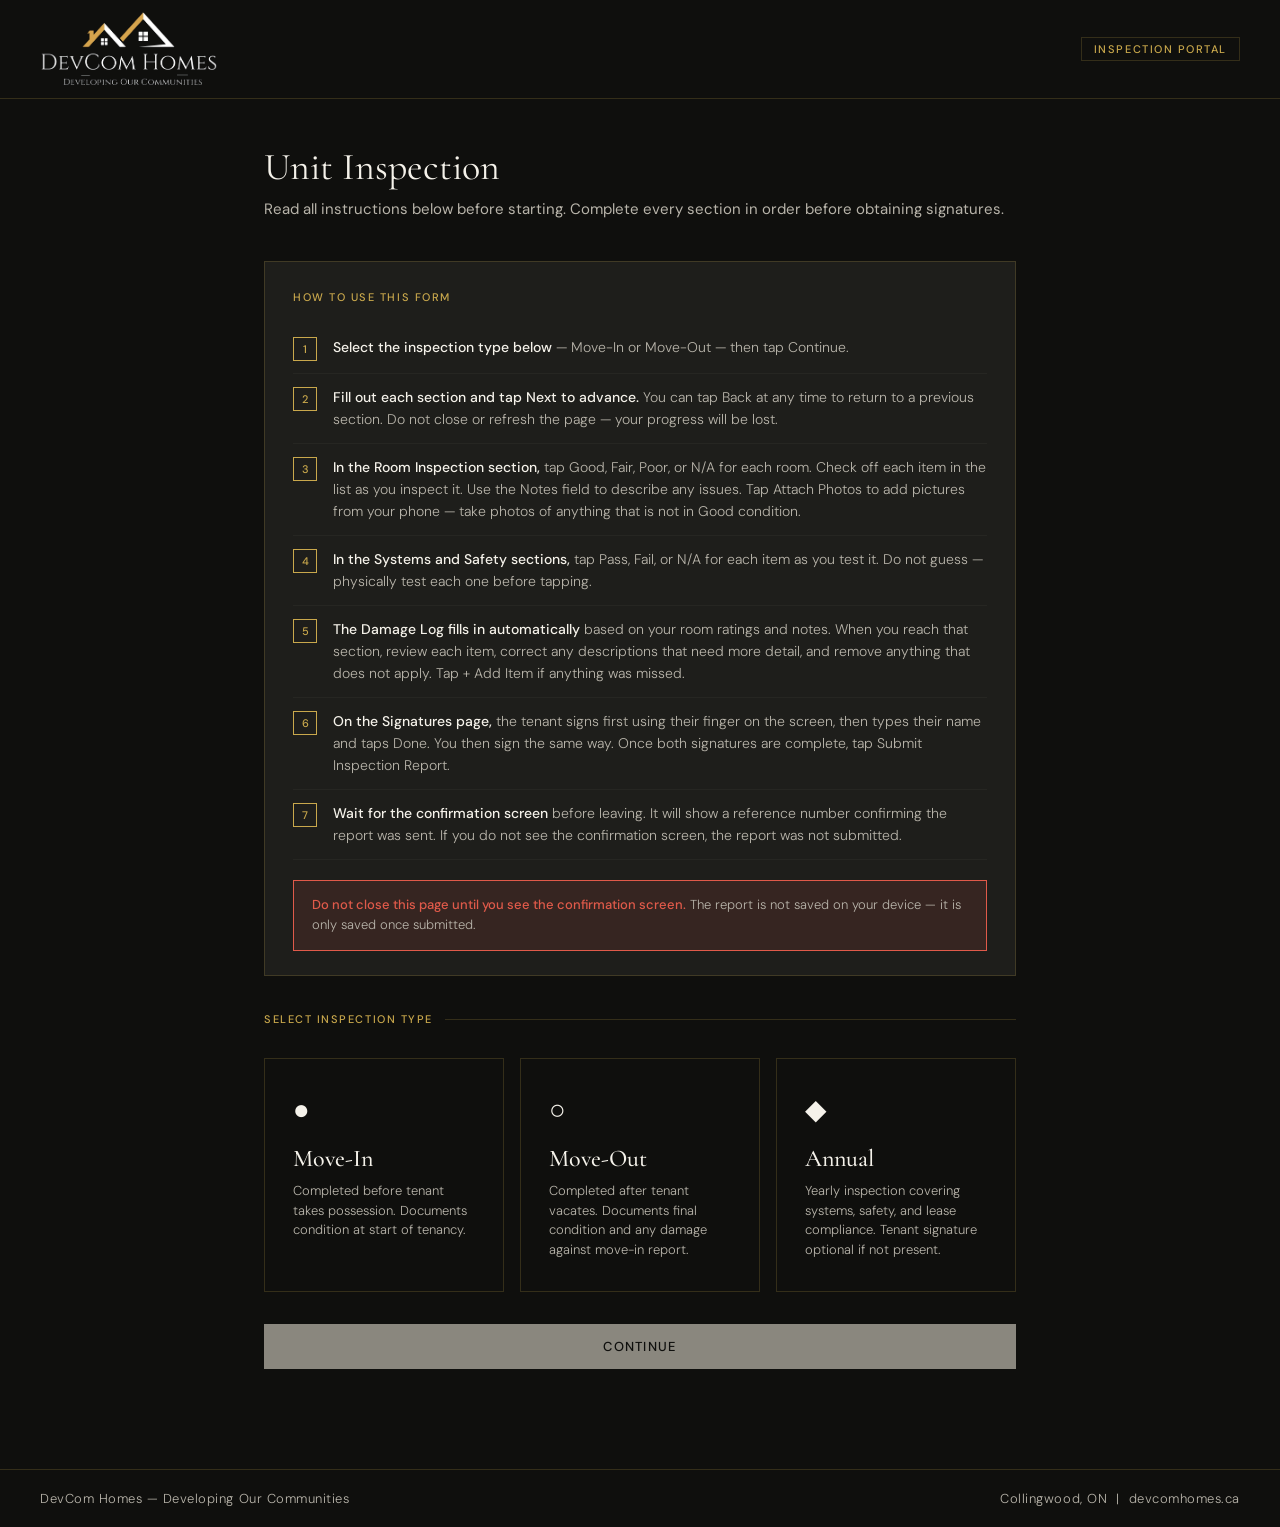
<file: inspection.html>
<!DOCTYPE html>
<html lang="en">
<head>
<meta charset="UTF-8">
<meta name="viewport" content="width=device-width, initial-scale=1.0">
<title>Unit Inspection — DevCom Homes</title>
<link href="https://fonts.googleapis.com/css2?family=Cormorant+Garamond:wght@400;500;600&family=DM+Sans:wght@300;400;500&display=swap" rel="stylesheet">
<style>
*, *::before, *::after { box-sizing: border-box; margin: 0; padding: 0; }

:root {
  --gold: #C9A84C;
  --gold-light: #E8C97A;
  --gold-dim: rgba(201,168,76,0.15);
  --dark: #0F0F0D;
  --surface: #161614;
  --surface2: #1E1E1B;
  --surface3: #262622;
  --border: rgba(201,168,76,0.2);
  --border-hover: rgba(201,168,76,0.45);
  --text: #F5F2EA;
  --text-muted: #B8B4AA;
  --text-dim: #8A877E;
  --danger: #E05A4A;
  --danger-dim: rgba(224,90,74,0.12);
  --success: #4A9E6A;
  --success-dim: rgba(74,158,106,0.12);
  --warn: #D4894A;
  --warn-dim: rgba(212,137,74,0.12);
}

body {
  background: var(--dark);
  color: var(--text);
  font-family: 'DM Sans', sans-serif;
  font-weight: 300;
  min-height: 100vh;
  display: flex;
  flex-direction: column;
}

/* ── Header ── */
.site-header {
  border-bottom: 1px solid var(--border);
  padding: 20px 40px;
  display: flex;
  align-items: center;
  gap: 16px;
}
.logo-img {
  height: 90px;
  width: auto;
  display: block;
  mix-blend-mode: lighten;
  margin: -16px 0;
}
.portal-badge {
  margin-left: auto;
  font-size: 11px; font-weight: 500;
  letter-spacing: 0.14em; text-transform: uppercase;
  color: var(--gold); border: 1px solid var(--border);
  padding: 4px 12px; flex-shrink: 0;
}

/* ── Main ── */
.main {
  flex: 1;
  max-width: 800px;
  margin: 0 auto;
  width: 100%;
  padding: 48px 24px 100px;
}

.page-title {
  font-family: 'Cormorant Garamond', serif;
  font-size: 38px; font-weight: 400;
  line-height: 1.1; margin-bottom: 8px;
}
.page-subtitle { font-size: 15px; font-weight: 400; color: var(--text-muted); margin-bottom: 40px; line-height: 1.6; }

/* ── Progress ── */
.progress-wrap { margin-bottom: 40px; }
.progress-steps {
  display: flex; gap: 0;
  border: 1px solid var(--border);
  overflow: hidden;
}
.step-pill {
  flex: 1; padding: 10px 8px;
  font-size: 11px; font-weight: 500;
  letter-spacing: 0.08em; text-transform: uppercase;
  color: var(--text-dim); text-align: center;
  border-right: 1px solid var(--border);
  transition: all 0.3s; cursor: default;
}
.step-pill:last-child { border-right: none; }
.step-pill.active { background: var(--gold-dim); color: var(--gold); }
.step-pill.done { color: var(--text-muted); }

/* ── Type selector (step 0) ── */
.type-select-screen { padding: 20px 0 40px; }
.type-grid { display: grid; grid-template-columns: 1fr 1fr; gap: 16px; margin-top: 32px; }
.type-card {
  border: 1px solid var(--border);
  padding: 32px 28px;
  cursor: pointer;
  transition: all 0.2s;
  text-align: left;
}
.type-card:hover { border-color: var(--border-hover); background: var(--surface2); }
.type-card.selected { border-color: var(--gold); background: var(--gold-dim); }
.type-icon { font-size: 28px; margin-bottom: 16px; }
.type-name { font-family: 'Cormorant Garamond', serif; font-size: 24px; font-weight: 500; margin-bottom: 8px; }
.type-desc { font-size: 13px; color: var(--text-muted); line-height: 1.5; }

/* ── Section labels ── */
.section-label {
  font-size: 11px; font-weight: 500;
  letter-spacing: 0.14em; text-transform: uppercase;
  color: var(--gold); margin-bottom: 16px;
  display: flex; align-items: center; gap: 12px;
}
.section-label::after { content: ''; flex: 1; height: 1px; background: var(--border); }

.form-section { margin-bottom: 36px; }

/* ── Fields ── */
.field-row { display: grid; grid-template-columns: 1fr 1fr; gap: 16px; margin-bottom: 16px; }
.field-row.single { grid-template-columns: 1fr; }
.field-row.triple { grid-template-columns: 1fr 1fr 1fr; }
.field { display: flex; flex-direction: column; gap: 6px; }

label { font-size: 13px; font-weight: 400; color: var(--text-muted); letter-spacing: 0.04em; }

input[type="text"], input[type="email"], input[type="tel"], input[type="date"], input[type="number"], select, textarea {
  background: var(--surface);
  border: 1px solid var(--border);
  color: var(--text);
  font-family: 'DM Sans', sans-serif;
  font-size: 15px; font-weight: 400;
  padding: 12px 14px;
  transition: border-color 0.2s;
  outline: none; width: 100%;
  -webkit-appearance: none; appearance: none;
}
input:focus, select:focus, textarea:focus { border-color: var(--gold); background: var(--surface2); }
input::placeholder, textarea::placeholder { color: var(--text-dim); font-weight: 300; }
select {
  cursor: pointer;
  background-image: url("data:image/svg+xml,%3Csvg xmlns='http://www.w3.org/2000/svg' width='12' height='8' viewBox='0 0 12 8'%3E%3Cpath d='M1 1l5 5 5-5' stroke='%23C9A84C' stroke-width='1.5' fill='none'/%3E%3C/svg%3E");
  background-repeat: no-repeat; background-position: right 14px center;
  padding-right: 36px;
}
select option { background: #1E1E1B; }
textarea { resize: vertical; min-height: 80px; line-height: 1.6; }

input[type="date"]::-webkit-calendar-picker-indicator { filter: invert(0.6) sepia(1) saturate(2) hue-rotate(5deg); cursor: pointer; }

/* ── Room inspection cards ── */
.room-card {
  background: var(--surface);
  border: 1px solid var(--border);
  margin-bottom: 16px;
  overflow: hidden;
}
.room-header {
  display: flex; align-items: center;
  padding: 14px 18px;
  border-bottom: 1px solid var(--border);
  gap: 12px;
}
.room-name { font-size: 15px; font-weight: 500; flex: 1; }
.room-badge {
  font-size: 10px; font-weight: 500;
  letter-spacing: 0.1em; text-transform: uppercase;
  padding: 3px 10px; border: 1px solid var(--border);
  color: var(--text-dim);
}
.room-badge.good { border-color: var(--success); color: var(--success); background: var(--success-dim); }
.room-badge.fair { border-color: var(--warn); color: var(--warn); background: var(--warn-dim); }
.room-badge.poor { border-color: var(--danger); color: var(--danger); background: var(--danger-dim); }
.room-badge.na { border-color: var(--border); color: var(--text-dim); }

.room-body { padding: 18px; }

.condition-row { margin-bottom: 16px; }
.condition-label { font-size: 12px; color: var(--text-muted); margin-bottom: 8px; display: block; letter-spacing: 0.04em; }
.condition-btns { display: flex; gap: 0; }
.cond-btn {
  flex: 1; padding: 9px 6px;
  font-family: 'DM Sans', sans-serif;
  font-size: 12px; font-weight: 500;
  letter-spacing: 0.06em; text-transform: uppercase;
  border: 1px solid var(--border);
  background: none; color: var(--text-muted);
  cursor: pointer; transition: all 0.2s;
  margin-right: -1px;
}
.cond-btn:last-child { margin-right: 0; }
.cond-btn:hover { border-color: var(--border-hover); color: var(--text); }
.cond-btn.active-good { border-color: var(--success); background: var(--success-dim); color: var(--success); z-index: 1; position: relative; }
.cond-btn.active-fair { border-color: var(--warn); background: var(--warn-dim); color: var(--warn); z-index: 1; position: relative; }
.cond-btn.active-poor { border-color: var(--danger); background: var(--danger-dim); color: var(--danger); z-index: 1; position: relative; }
.cond-btn.active-na { border-color: var(--border-hover); background: var(--surface2); color: var(--text-muted); z-index: 1; position: relative; }

.checklist-items { margin-bottom: 16px; }
.check-item {
  display: flex; align-items: flex-start; gap: 10px;
  padding: 7px 0;
  border-bottom: 1px solid var(--surface3);
  font-size: 13px; color: var(--text-muted);
}
.check-item:last-child { border-bottom: none; }
.check-item input[type="checkbox"] {
  width: 16px; height: 16px; min-width: 16px;
  border: 1px solid var(--border);
  background: var(--surface2); cursor: pointer;
  margin-top: 1px; padding: 0;
  accent-color: var(--gold);
}
.check-item span { line-height: 1.4; }

.room-photos-row { margin-top: 8px; }
.mini-upload {
  border: 1px dashed var(--border);
  padding: 14px 16px;
  display: flex; align-items: center; gap: 12px;
  cursor: pointer; transition: all 0.2s;
  position: relative; font-size: 13px; color: var(--text-dim);
}
.mini-upload:hover { border-color: var(--border-hover); color: var(--text-muted); }
.mini-upload input[type="file"] {
  position: absolute; inset: 0; opacity: 0;
  cursor: pointer; width: 100%; height: 100%;
  border: none; background: none; padding: 0;
}
.mini-upload-count { color: var(--gold); font-size: 12px; margin-left: auto; }

/* ── Damage log ── */
.damage-table { width: 100%; border-collapse: collapse; margin-bottom: 12px; }
.damage-table th {
  font-size: 11px; font-weight: 500;
  letter-spacing: 0.08em; text-transform: uppercase;
  color: var(--text-dim); padding: 8px 10px;
  border-bottom: 1px solid var(--border); text-align: left;
}
.damage-table td { padding: 6px 4px; vertical-align: top; }
.damage-table td input, .damage-table td select {
  font-size: 13px; padding: 8px 10px;
}
.damage-table td:last-child { width: 40px; text-align: center; }
.btn-remove-row {
  background: none; border: none;
  color: var(--text-dim); cursor: pointer;
  font-size: 18px; line-height: 1;
  transition: color 0.2s; padding: 4px;
}
.btn-remove-row:hover { color: var(--danger); }
.btn-add-row {
  background: none; border: 1px solid var(--border);
  color: var(--text-muted); cursor: pointer;
  font-family: 'DM Sans', sans-serif;
  font-size: 12px; font-weight: 500;
  letter-spacing: 0.08em; text-transform: uppercase;
  padding: 9px 18px; transition: all 0.2s;
}
.btn-add-row:hover { border-color: var(--gold); color: var(--gold); }

/* ── Safety section ── */
.safety-grid { display: grid; grid-template-columns: 1fr 1fr; gap: 12px; }
.safety-item {
  background: var(--surface);
  border: 1px solid var(--border);
  padding: 14px 16px;
}
.safety-item-label { font-size: 13px; font-weight: 500; margin-bottom: 10px; }
.safety-status { display: flex; gap: 0; }
.safety-btn {
  flex: 1; padding: 8px 4px;
  font-family: 'DM Sans', sans-serif;
  font-size: 11px; font-weight: 500;
  letter-spacing: 0.06em; text-transform: uppercase;
  border: 1px solid var(--border);
  background: none; color: var(--text-dim);
  cursor: pointer; transition: all 0.2s;
  margin-right: -1px;
}
.safety-btn:last-child { margin-right: 0; }
.safety-btn.active-pass { border-color: var(--success); background: var(--success-dim); color: var(--success); z-index: 1; position: relative; }
.safety-btn.active-fail { border-color: var(--danger); background: var(--danger-dim); color: var(--danger); z-index: 1; position: relative; }
.safety-btn.active-na { border-color: var(--border-hover); background: var(--surface2); color: var(--text-muted); z-index: 1; position: relative; }
.safety-notes { margin-top: 10px; }
.safety-notes input { font-size: 13px; padding: 8px 10px; }

/* ── Key inventory ── */
.key-row { display: flex; align-items: center; gap: 12px; margin-bottom: 12px; }
.key-label { font-size: 14px; color: var(--text-muted); flex: 1; }
.key-qty { display: flex; align-items: center; gap: 8px; }
.qty-btn {
  width: 32px; height: 32px;
  border: 1px solid var(--border);
  background: none; color: var(--text-muted);
  font-size: 18px; line-height: 1;
  cursor: pointer; transition: all 0.2s;
  display: flex; align-items: center; justify-content: center;
}
.qty-btn:hover { border-color: var(--gold); color: var(--gold); }
.qty-val { font-size: 16px; font-weight: 500; min-width: 28px; text-align: center; }

/* ── Move-in briefing ── */
.briefing-box {
  background: var(--surface2);
  border: 1px solid var(--gold);
  padding: 20px 22px;
  margin-bottom: 16px;
}
.briefing-title {
  font-size: 13px; font-weight: 500;
  color: var(--gold); margin-bottom: 14px;
  letter-spacing: 0.06em; text-transform: uppercase;
}
.briefing-item {
  display: flex; align-items: flex-start; gap: 12px;
  padding: 9px 0; border-bottom: 1px solid var(--surface3);
  font-size: 14px; color: var(--text-muted); line-height: 1.4;
}
.briefing-item:last-child { border-bottom: none; }
.briefing-item input[type="checkbox"] {
  width: 18px; height: 18px; min-width: 18px;
  border: 1px solid var(--gold);
  background: var(--surface); cursor: pointer;
  margin-top: 1px; padding: 0;
  accent-color: var(--gold);
}

/* ── Signature block ── */
.sig-block {
  background: var(--surface);
  border: 1px solid var(--border);
  padding: 20px;
  margin-bottom: 16px;
}
.sig-name { font-size: 14px; font-weight: 500; margin-bottom: 4px; }
.sig-role { font-size: 12px; color: var(--text-dim); margin-bottom: 14px; }
.sig-canvas-wrap {
  border: 1px solid var(--border);
  background: var(--surface2);
  position: relative; margin-bottom: 10px;
}
canvas {
  display: block; width: 100%; height: 120px;
  cursor: crosshair; touch-action: none;
}
.sig-actions { display: flex; gap: 8px; }
.sig-clear {
  background: none; border: 1px solid var(--border);
  color: var(--text-dim); font-family: 'DM Sans', sans-serif;
  font-size: 11px; font-weight: 500;
  letter-spacing: 0.08em; text-transform: uppercase;
  padding: 6px 14px; cursor: pointer; transition: all 0.2s;
}
.sig-clear:hover { border-color: var(--border-hover); color: var(--text-muted); }
.sig-status { font-size: 12px; color: var(--text-dim); margin-left: auto; align-self: center; }
.sig-status.signed { color: var(--success); }

/* ── Nav buttons ── */
.form-nav {
  display: flex; gap: 12px; margin-top: 48px;
  padding-top: 28px; border-top: 1px solid var(--border);
}
.btn-back {
  padding: 14px 28px;
  background: none; border: 1px solid var(--border);
  color: var(--text-muted); font-family: 'DM Sans', sans-serif;
  font-size: 13px; font-weight: 500;
  letter-spacing: 0.08em; text-transform: uppercase;
  cursor: pointer; transition: all 0.2s;
}
.btn-back:hover { border-color: var(--border-hover); color: var(--text); }
.btn-next {
  flex: 1; padding: 14px;
  background: var(--gold); color: var(--dark);
  border: none; font-family: 'DM Sans', sans-serif;
  font-size: 13px; font-weight: 500;
  letter-spacing: 0.1em; text-transform: uppercase;
  cursor: pointer; transition: background 0.2s;
}
.btn-next:hover { background: var(--gold-light); }
.btn-next:disabled { background: var(--text-dim); cursor: not-allowed; }

/* ── Confirmation ── */
.confirmation { display: none; text-align: center; padding: 80px 40px; }
.confirm-icon {
  width: 64px; height: 64px;
  border: 1px solid var(--gold);
  margin: 0 auto 28px;
  display: flex; align-items: center; justify-content: center;
}
.confirm-ref { font-family: 'Cormorant Garamond', serif; font-size: 14px; color: var(--text-muted); letter-spacing: 0.1em; text-transform: uppercase; margin-bottom: 8px; }
.confirm-code { font-size: 28px; font-weight: 500; color: var(--gold); letter-spacing: 0.06em; margin-bottom: 28px; }
.confirm-title { font-family: 'Cormorant Garamond', serif; font-size: 30px; font-weight: 400; margin-bottom: 12px; }
.confirm-body { font-size: 15px; color: var(--text-muted); line-height: 1.7; max-width: 440px; margin: 0 auto 36px; }
.confirm-detail {
  background: var(--surface2); border: 1px solid var(--border);
  padding: 20px 28px; text-align: left;
  max-width: 440px; margin: 0 auto 32px;
}
.confirm-detail-row {
  display: flex; justify-content: space-between;
  font-size: 14px; padding: 7px 0;
  border-bottom: 1px solid var(--surface3);
}
.confirm-detail-row:last-child { border-bottom: none; }
.confirm-detail-row span:first-child { color: var(--text-muted); }
.btn-new {
  display: inline-block; padding: 12px 32px;
  border: 1px solid var(--border); color: var(--text-muted);
  font-family: 'DM Sans', sans-serif; font-size: 13px;
  letter-spacing: 0.1em; text-transform: uppercase;
  cursor: pointer; background: none; transition: all 0.2s;
}
.btn-new:hover { border-color: var(--gold); color: var(--gold); }

/* ── Spinner ── */
.spinner { display: none; width: 20px; height: 20px; border: 2px solid rgba(15,15,13,0.3); border-top-color: var(--dark); border-radius: 50%; animation: spin 0.7s linear infinite; margin: 0 auto; }
@keyframes spin { to { transform: rotate(360deg); } }

/* ── Error ── */
.field-error { font-size: 12px; color: var(--danger); margin-top: 4px; }
input.error, select.error { border-color: var(--danger); }

/* ── Footer ── */
.site-footer { border-top: 1px solid var(--border); padding: 20px 40px; display: flex; align-items: center; justify-content: space-between; }
.footer-text { font-size: 13px; color: var(--text-muted); letter-spacing: 0.04em; }

/* ── Step pages ── */
.step-page { display: none; }
.step-page.active { display: block; }

/* ── Instructions block ── */
.instructions {
  background: var(--surface2);
  border: 1px solid var(--border);
  padding: 28px 28px 24px;
  margin-bottom: 36px;
}
.instructions-title {
  font-size: 11px; font-weight: 500;
  letter-spacing: 0.14em; text-transform: uppercase;
  color: var(--gold); margin-bottom: 20px;
}
.instruction-step {
  display: flex; gap: 16px;
  padding: 12px 0;
  border-bottom: 1px solid var(--surface3);
  align-items: flex-start;
}
.instruction-step:last-child { border-bottom: none; }
.instruction-num {
  width: 24px; height: 24px; min-width: 24px;
  border: 1px solid var(--gold);
  display: flex; align-items: center; justify-content: center;
  font-size: 11px; font-weight: 500;
  color: var(--gold); margin-top: 1px;
}
.instruction-text { font-size: 14px; color: var(--text-muted); line-height: 1.6; }
.instruction-text strong { color: var(--text); font-weight: 500; }
.warn-box {
  background: var(--danger-dim);
  border: 1px solid var(--danger);
  padding: 14px 18px;
  margin-top: 20px;
  font-size: 13px; color: var(--text-muted); line-height: 1.6;
}
.warn-box strong { color: var(--danger); font-weight: 500; }

@media (max-width: 640px) {
  .site-header { padding: 16px 20px; }
  .main { padding: 32px 16px 80px; }
  .field-row, .field-row.triple { grid-template-columns: 1fr; }
  .type-grid { grid-template-columns: 1fr; }
  .safety-grid { grid-template-columns: 1fr; }
  .site-footer { padding: 16px 20px; flex-direction: column; gap: 8px; }
  .page-title { font-size: 28px; }
  .step-pill { font-size: 9px; padding: 8px 4px; }
}
</style>
</head>
<body>

<header class="site-header">
  <img src="[data-uri]" alt="DevCom Homes" class="logo-img">
  <div class="portal-badge">Inspection Portal</div>
</header>

<main class="main">

  <!-- STEP INDICATORS -->
  <div class="progress-wrap" id="progress-wrap" style="display:none;">
    <div class="progress-steps">
      <div class="step-pill" id="pill-0">Info</div>
      <div class="step-pill" id="pill-1">Rooms</div>
      <div class="step-pill" id="pill-2">Systems</div>
      <div class="step-pill" id="pill-3">Safety</div>
      <div class="step-pill" id="pill-4">Keys</div>
      <div class="step-pill" id="pill-5">Damage</div>
      <div class="step-pill" id="pill-6">Signatures</div>
    </div>
  </div>

  <!-- ════════════ TYPE SELECT ════════════ -->
  <div class="step-page active" id="page-type">
    <h1 class="page-title">Unit Inspection</h1>
    <p class="page-subtitle">Read all instructions below before starting. Complete every section in order before obtaining signatures.</p>

    <div class="instructions">
      <div class="instructions-title">How to use this form</div>

      <div class="instruction-step">
        <div class="instruction-num">1</div>
        <div class="instruction-text"><strong>Select the inspection type below</strong> — Move-In or Move-Out — then tap Continue.</div>
      </div>

      <div class="instruction-step">
        <div class="instruction-num">2</div>
        <div class="instruction-text"><strong>Fill out each section and tap Next to advance.</strong> You can tap Back at any time to return to a previous section. Do not close or refresh the page — your progress will be lost.</div>
      </div>

      <div class="instruction-step">
        <div class="instruction-num">3</div>
        <div class="instruction-text"><strong>In the Room Inspection section,</strong> tap Good, Fair, Poor, or N/A for each room. Check off each item in the list as you inspect it. Use the Notes field to describe any issues. Tap Attach Photos to add pictures from your phone — take photos of anything that is not in Good condition.</div>
      </div>

      <div class="instruction-step">
        <div class="instruction-num">4</div>
        <div class="instruction-text"><strong>In the Systems and Safety sections,</strong> tap Pass, Fail, or N/A for each item as you test it. Do not guess — physically test each one before tapping.</div>
      </div>

      <div class="instruction-step">
        <div class="instruction-num">5</div>
        <div class="instruction-text"><strong>The Damage Log fills in automatically</strong> based on your room ratings and notes. When you reach that section, review each item, correct any descriptions that need more detail, and remove anything that does not apply. Tap + Add Item if anything was missed.</div>
      </div>

      <div class="instruction-step">
        <div class="instruction-num">6</div>
        <div class="instruction-text"><strong>On the Signatures page,</strong> the tenant signs first using their finger on the screen, then types their name and taps Done. You then sign the same way. Once both signatures are complete, tap Submit Inspection Report.</div>
      </div>

      <div class="instruction-step">
        <div class="instruction-num">7</div>
        <div class="instruction-text"><strong>Wait for the confirmation screen</strong> before leaving. It will show a reference number confirming the report was sent. If you do not see the confirmation screen, the report was not submitted.</div>
      </div>

      <div class="warn-box">
        <strong>Do not close this page until you see the confirmation screen.</strong> The report is not saved on your device — it is only saved once submitted.
      </div>
    </div>

    <div class="section-label" style="margin-bottom:16px;">Select inspection type</div>
    <div class="type-grid" style="grid-template-columns:1fr 1fr 1fr;">
      <div class="type-card" id="card-movein" onclick="selectType('movein')">
        <div class="type-icon">&#9679;</div>
        <div class="type-name">Move-In</div>
        <div class="type-desc">Completed before tenant takes possession. Documents condition at start of tenancy.</div>
      </div>
      <div class="type-card" id="card-moveout" onclick="selectType('moveout')">
        <div class="type-icon">&#9675;</div>
        <div class="type-name">Move-Out</div>
        <div class="type-desc">Completed after tenant vacates. Documents final condition and any damage against move-in report.</div>
      </div>
      <div class="type-card" id="card-annual" onclick="selectType('annual')">
        <div class="type-icon">&#9670;</div>
        <div class="type-name">Annual</div>
        <div class="type-desc">Yearly inspection covering systems, safety, and lease compliance. Tenant signature optional if not present.</div>
      </div>
    </div>
    <div class="form-nav" style="border-top:none; padding-top:0; margin-top:32px;">
      <button class="btn-next" id="btn-start" onclick="startForm()" disabled>Continue</button>
    </div>
  </div>

  <!-- ════════════ STEP 0: INFO ════════════ -->
  <div class="step-page" id="page-0">
    <h1 class="page-title" id="form-title">Inspection Report</h1>
    <p class="page-subtitle">Complete all property and tenant details before proceeding.</p>

    <div class="form-section">
      <div class="section-label">Property details</div>
      <div class="field-row single">
        <div class="field">
          <label for="prop-address">Property address *</label>
          <input type="text" id="prop-address" placeholder="123 Main St, Collingwood, ON">
        </div>
      </div>
      <div class="field-row triple">
        <div class="field">
          <label for="prop-unit">Unit number *</label>
          <input type="text" id="prop-unit" placeholder="101">
        </div>
        <div class="field">
          <label for="insp-date">Inspection date *</label>
          <input type="date" id="insp-date">
        </div>
        <div class="field">
          <label for="insp-time">Time</label>
          <input type="text" id="insp-time" placeholder="10:00 AM">
        </div>
      </div>
    </div>

    <div class="form-section">
      <div class="section-label">Tenant information</div>
      <div class="field-row">
        <div class="field">
          <label for="tenant-name">Tenant name *</label>
          <input type="text" id="tenant-name" placeholder="Jane Smith">
        </div>
        <div class="field">
          <label for="tenant-email">Tenant email *</label>
          <input type="email" id="tenant-email" placeholder="jane@email.com">
        </div>
      </div>
      <div class="field-row">
        <div class="field">
          <label for="tenant-phone">Tenant phone</label>
          <input type="tel" id="tenant-phone" placeholder="705-555-0100">
        </div>
        <div class="field">
          <label for="tenancy-start">Tenancy start date</label>
          <input type="date" id="tenancy-start">
        </div>
      </div>
    </div>

    <div class="form-section">
      <div class="section-label">Inspector</div>
      <div class="field-row">
        <div class="field">
          <label for="manager-name">Property manager name *</label>
          <input type="text" id="manager-name" placeholder="Your name">
        </div>
        <div class="field">
          <label for="manager-email">Property manager email</label>
          <input type="email" id="manager-email" placeholder="manager@devcomhomes.ca">
        </div>
      </div>
    </div>

    <div class="form-nav">
      <button class="btn-next" onclick="goStep(1)">Next: Room Inspection</button>
    </div>
  </div>

  <!-- ════════════ STEP 1: ROOMS ════════════ -->
  <div class="step-page" id="page-1">
    <h1 class="page-title">Room Inspection</h1>
    <p class="page-subtitle">Rate the condition of each space and note any deficiencies. Mark N/A for rooms not present in this unit.</p>

    <div class="form-section">
      <div class="section-label">Entry</div>
      <div id="room-entry"></div>
    </div>

    <div class="form-section">
      <div class="section-label">Living room</div>
      <div id="room-living"></div>
    </div>

    <div class="form-section">
      <div class="section-label">Kitchen</div>
      <div id="room-kitchen"></div>
    </div>

    <div class="form-section">
      <div class="section-label">Bedroom 1</div>
      <div id="room-bed1"></div>
    </div>

    <div class="form-section">
      <div class="section-label">Bedroom 2</div>
      <div id="room-bed2"></div>
    </div>

    <div class="form-section">
      <div class="section-label">Bathroom 1</div>
      <div id="room-bath1"></div>
    </div>

    <div class="form-section">
      <div class="section-label">Bathroom 2</div>
      <div id="room-bath2"></div>
    </div>

    <div class="form-section">
      <div class="section-label">Laundry</div>
      <div id="room-laundry"></div>
    </div>

    <div class="form-section">
      <div class="section-label">Balcony</div>
      <div id="room-balcony"></div>
    </div>

    <div class="form-nav">
      <button class="btn-back" onclick="goStep(0)">Back</button>
      <button class="btn-next" onclick="goStep(2)">Next: Systems</button>
    </div>
  </div>

  <!-- ════════════ STEP 2: SYSTEMS ════════════ -->
  <div class="step-page" id="page-2">
    <h1 class="page-title">Systems Check</h1>
    <p class="page-subtitle">Confirm all building systems are functional at time of inspection. Note anything that is not working.</p>

    <div class="form-section">
      <div class="section-label">Systems confirmation</div>
      <div class="safety-grid" style="grid-template-columns:1fr;">
        <div class="safety-item">
          <div class="safety-item-label">All systems functional (HVAC, plumbing, electrical, appliances)</div>
          <div class="safety-status">
            <button class="safety-btn" onclick="setSafety(this,'pass')">Yes</button>
            <button class="safety-btn" onclick="setSafety(this,'fail')">No</button>
          </div>
        </div>
      </div>
      <div class="field-row single" style="margin-top:16px;">
        <div class="field">
          <label for="systems-notes">Notes — describe anything not functional</label>
          <textarea id="systems-notes" placeholder="e.g. Dishwasher not draining, bedroom 2 outlet not working"></textarea>
        </div>
      </div>
    </div>

    <div class="form-nav">
      <button class="btn-back" onclick="goStep(1)">Back</button>
      <button class="btn-next" onclick="goStep(3)">Next: Safety</button>
    </div>
  </div>

  <!-- ════════════ STEP 3: SAFETY ════════════ -->
  <div class="step-page" id="page-3">
    <h1 class="page-title">Safety Inspection</h1>
    <p class="page-subtitle">Test all safety devices. Record location and note any failures or missing equipment.</p>

    <div class="form-section">
      <div class="section-label">Smoke / CO detector</div>
      <div class="safety-grid" style="grid-template-columns:1fr;">
        <div class="safety-item">
          <div class="safety-item-label">Smoke and CO detector — tested, pass</div>
          <div class="safety-status">
            <button class="safety-btn" onclick="setSafety(this,'pass')">Pass</button>
            <button class="safety-btn" onclick="setSafety(this,'fail')">Fail</button>
          </div>
        </div>
      </div>
      <div class="field-row single" style="margin-top:12px;">
        <div class="field">
          <label>Notes</label>
          <input type="text" id="detector-notes" placeholder="Note any failures or missing units">
        </div>
      </div>
    </div>

    <div class="form-section">
      <div class="section-label">Fire extinguisher</div>
      <div class="safety-grid" style="grid-template-columns:1fr;">
        <div class="safety-item">
          <div class="safety-item-label">Present and accessible</div>
          <div class="safety-status">
            <button class="safety-btn" onclick="setSafety(this,'pass')">Yes</button>
            <button class="safety-btn" onclick="setSafety(this,'fail')">No</button>
            <button class="safety-btn" onclick="setSafety(this,'na')">N/A</button>
          </div>
        </div>
      </div>
    </div>

    <!-- Move-in briefing — shown only on move-in -->
    <div class="form-section movein-only" id="movein-briefing-section">
      <div class="section-label">Move-in orientation</div>
      <div class="briefing-box">
        <div class="briefing-title">Property manager must confirm each item was reviewed with the tenant</div>
        <div class="briefing-item">
          <input type="checkbox" id="brief-water">
          <label for="brief-water">Water shut-off location in mechanical room shown to tenant</label>
        </div>
        <div class="briefing-item">
          <input type="checkbox" id="brief-panel">
          <label for="brief-panel">Electrical panel location and breaker operation explained</label>
        </div>
        <div class="briefing-item">
          <input type="checkbox" id="brief-hvac">
          <label for="brief-hvac">Thermostat and HVAC operation explained</label>
        </div>
        <div class="briefing-item">
          <input type="checkbox" id="brief-garbage">
          <label for="brief-garbage">Garbage, recycling, and compost schedule provided</label>
        </div>
        <div class="briefing-item">
          <input type="checkbox" id="brief-maint">
          <label for="brief-maint">Maintenance request process explained (devcomhomes.ca/maintenance)</label>
        </div>
        <div class="briefing-item">
          <input type="checkbox" id="brief-contact">
          <label for="brief-contact">Emergency contact number provided to tenant</label>
        </div>
      </div>
    </div>

    <div class="form-nav">
      <button class="btn-back" onclick="goStep(2)">Back</button>
      <button class="btn-next" onclick="goStep(4)">Next: Keys</button>
    </div>
  </div>

  <!-- ════════════ STEP 4: KEYS ════════════ -->
  <div class="step-page" id="page-4">
    <h1 class="page-title">Key Inventory</h1>
    <p class="page-subtitle" id="key-subtitle">Record all keys issued to the tenant at move-in.</p>

    <div class="form-section">
      <div class="section-label">Keys issued / returned</div>

      <div class="key-row">
        <div class="key-label">Unit door keys</div>
        <div class="key-qty">
          <button class="qty-btn" onclick="adjustQty('qty-unit',-1)">&#8722;</button>
          <div class="qty-val" id="qty-unit">2</div>
          <button class="qty-btn" onclick="adjustQty('qty-unit',1)">&#43;</button>
        </div>
      </div>

      <div class="key-row">
        <div class="key-label">Mailbox keys</div>
        <div class="key-qty">
          <button class="qty-btn" onclick="adjustQty('qty-mailbox',-1)">&#8722;</button>
          <div class="qty-val" id="qty-mailbox">1</div>
          <button class="qty-btn" onclick="adjustQty('qty-mailbox',1)">&#43;</button>
        </div>
      </div>

      <div class="key-row">
        <div class="key-label">Locker / storage keys</div>
        <div class="key-qty">
          <button class="qty-btn" onclick="adjustQty('qty-locker',-1)">&#8722;</button>
          <div class="qty-val" id="qty-locker">0</div>
          <button class="qty-btn" onclick="adjustQty('qty-locker',1)">&#43;</button>
        </div>
      </div>

      <div class="key-row" style="margin-top:16px; padding-top:16px; border-top:1px solid var(--border);">
        <div class="key-label" style="font-size:13px; color:var(--text-dim);">Other</div>
      </div>
      <div class="field-row single">
        <div class="field">
          <input type="text" id="keys-other" placeholder="Describe any additional keys or access items">
        </div>
      </div>
    </div>

    <div class="form-section">
      <div class="section-label">Key condition notes</div>
      <div class="field-row single">
        <div class="field">
          <textarea id="keys-notes" placeholder="Note any key condition issues, missing keys, or additional context"></textarea>
        </div>
      </div>
    </div>

    <div class="form-nav">
      <button class="btn-back" onclick="goStep(3)">Back</button>
      <button class="btn-next" onclick="goStep(5)">Next: Damage Log</button>
    </div>
  </div>

  <!-- ════════════ STEP 5: DAMAGE ════════════ -->
  <div class="step-page" id="page-5">
    <h1 class="page-title">Damage Log</h1>
    <p class="page-subtitle" id="damage-subtitle">Rooms rated Fair or Poor and any notes you entered have been pulled in automatically. Review each item, edit as needed, remove anything that does not apply, and add any items that were missed.</p>

    <div class="form-section">
      <div class="section-label">Deficiency items</div>
      <div id="auto-populate-notice" style="background:var(--gold-dim); border:1px solid var(--border); padding:12px 16px; margin-bottom:14px; font-size:13px; color:var(--text-muted); display:none;">
        <strong style="color:var(--gold);">Auto-populated from your inspection.</strong> Review each item below. Edit descriptions, change responsibility, or remove rows that do not apply. Tap + Add item to add anything that was missed.
      </div>
      <table class="damage-table" id="damage-table">
        <thead>
          <tr>
            <th style="width:30%">Location / room</th>
            <th style="width:40%">Description</th>
            <th style="width:20%">Responsibility</th>
            <th></th>
          </tr>
        </thead>
        <tbody id="damage-tbody">
          <tr id="no-damage-row">
            <td colspan="4" style="padding:20px 10px; color:var(--text-dim); font-size:13px; text-align:center;">No damage items added</td>
          </tr>
        </tbody>
      </table>
      <button class="btn-add-row" onclick="addDamageRow()">+ Add item</button>
    </div>

    <!-- Move-out only: cleanliness -->
    <div class="form-section moveout-only" id="moveout-clean-section">
      <div class="section-label">Move-out cleanliness</div>
      <div class="safety-grid">
        <div class="safety-item">
          <div class="safety-item-label">Unit left clean</div>
          <div class="safety-status">
            <button class="safety-btn" onclick="setSafety(this,'pass')">Yes</button>
            <button class="safety-btn" onclick="setSafety(this,'fail')">No</button>
          </div>
        </div>
        <div class="safety-item">
          <div class="safety-item-label">Professional cleaning required</div>
          <div class="safety-status">
            <button class="safety-btn" onclick="setSafety(this,'pass')">Yes</button>
            <button class="safety-btn" onclick="setSafety(this,'fail')">No</button>
          </div>
        </div>
      </div>
    </div>

    <div class="form-section">
      <div class="section-label">General notes</div>
      <div class="field-row single">
        <div class="field">
          <textarea id="general-notes" placeholder="Any additional observations not captured above"></textarea>
        </div>
      </div>
    </div>

    <div class="form-nav">
      <button class="btn-back" onclick="goStep(4)">Back</button>
      <button class="btn-next" onclick="goStep(6)">Next: Signatures</button>
    </div>
  </div>

  <!-- ════════════ STEP 6: SIGNATURES ════════════ -->
  <div class="step-page" id="page-6">
    <h1 class="page-title">Signatures</h1>
    <p class="page-subtitle" id="sig-subtitle">Both parties must sign to confirm the inspection record is accurate. Tenant signs first on this device.</p>

    <!-- Annual: tenant present toggle -->
    <div class="form-section annual-only" id="tenant-present-section">
      <div class="section-label">Tenant attendance</div>
      <div class="safety-grid" style="grid-template-columns:1fr 1fr;">
        <div class="safety-item">
          <div class="safety-item-label">Tenant present for inspection</div>
          <div class="safety-status">
            <button class="safety-btn" id="btn-present-yes" onclick="setTenantPresent(true)">Yes</button>
            <button class="safety-btn" id="btn-present-no" onclick="setTenantPresent(false)">No</button>
          </div>
        </div>
      </div>
    </div>

    <!-- Tenant signs on device (move-in, move-out, annual present) -->
    <div class="form-section" id="tenant-sig-section">
      <div class="section-label">Tenant signature</div>
      <div class="sig-block">
        <div class="sig-name" id="sig-tenant-name">Tenant</div>
        <div class="sig-role">By signing, the tenant confirms this report accurately reflects the unit condition at the time of inspection.</div>
        <div style="margin-top:14px; margin-bottom:10px;">
          <div class="sig-canvas-wrap">
            <canvas id="canvas-tenant" width="800" height="120"></canvas>
          </div>
          <div class="sig-actions">
            <button class="sig-clear" onclick="clearSig('tenant')">Clear</button>
            <span class="sig-status" id="sig-tenant-status">Not yet signed</span>
          </div>
        </div>
        <div class="field-row" style="margin-top:14px;">
          <div class="field">
            <label>Printed name *</label>
            <input type="text" id="sig-tenant-printed" placeholder="Full name">
          </div>
          <div class="field">
            <label>Date</label>
            <input type="date" id="sig-tenant-date">
          </div>
        </div>
      </div>
    </div>

    <!-- Annual: tenant not present — remote acknowledgement -->
    <div class="form-section" id="tenant-remote-section" style="display:none;">
      <div class="section-label">Tenant acknowledgement — not present</div>
      <div class="sig-block">
        <div class="sig-name" id="sig-tenant-remote-name">Tenant</div>
        <div class="sig-role">Tenant was not present for this inspection. Enter the tenant email below and submit. The report will be emailed to the tenant for their records. Their typed name below serves as acknowledgement once they reply.</div>
        <div class="field-row" style="margin-top:16px;">
          <div class="field">
            <label>Tenant email (confirm) *</label>
            <input type="email" id="sig-tenant-remote-email" placeholder="Pulls from tenant info">
          </div>
          <div class="field">
            <label>Typed name acknowledgement *</label>
            <input type="text" id="sig-tenant-remote-name-input" placeholder="Property manager types tenant full name">
          </div>
        </div>
        <div style="margin-top:12px; padding:12px 14px; background:var(--gold-dim); border:1px solid var(--border); font-size:13px; color:var(--text-muted); line-height:1.6;">
          The report will be emailed to the tenant automatically on submit. Note in the general notes field if the tenant was notified in advance per the Ontario RTA 24-hour entry requirement.
        </div>
      </div>
    </div>

    <div class="form-section">
      <div class="section-label">Property manager signature</div>
      <div class="sig-block">
        <div class="sig-name" id="sig-pm-name">Property Manager</div>
        <div class="sig-role">By signing, the property manager confirms this report was completed accurately and all items were reviewed with the tenant.</div>
        <div style="margin-top:14px; margin-bottom:10px;">
          <div class="sig-canvas-wrap">
            <canvas id="canvas-pm" width="800" height="120"></canvas>
          </div>
          <div class="sig-actions">
            <button class="sig-clear" onclick="clearSig('pm')">Clear</button>
            <span class="sig-status" id="sig-pm-status">Not yet signed</span>
          </div>
        </div>
        <div class="field-row" style="margin-top:14px;">
          <div class="field">
            <label>Printed name *</label>
            <input type="text" id="sig-pm-printed" placeholder="Full name">
          </div>
          <div class="field">
            <label>Date</label>
            <input type="date" id="sig-pm-date">
          </div>
        </div>
      </div>
    </div>

    <div class="form-nav">
      <button class="btn-back" id="btn-sig-back" onclick="goStep(5)">Back</button>
      <button class="btn-next" id="btn-submit" onclick="submitForm()">
        <span id="submit-label">Submit Inspection Report</span>
        <div class="spinner" id="spinner"></div>
      </button>
    </div>
  </div>

  <!-- ════════════ ANNUAL INSPECTION PAGE ════════════ -->
  <div class="step-page" id="page-annual">
    <h1 class="page-title">Annual Inspection</h1>
    <p class="page-subtitle">Complete all systems, safety, and compliance checks. Rate each item and add notes for anything that requires follow-up.</p>

    <div class="form-section">
      <div class="section-label">HVAC</div>
      <div class="safety-grid">
        <div class="safety-item">
          <div class="safety-item-label">Heating functional</div>
          <div class="safety-status">
            <button class="safety-btn" onclick="setSafety(this,'pass')">Pass</button>
            <button class="safety-btn" onclick="setSafety(this,'fail')">Fail</button>
            <button class="safety-btn" onclick="setSafety(this,'na')">N/A</button>
          </div>
          <div class="safety-notes"><input type="text" placeholder="Notes"></div>
        </div>
        <div class="safety-item">
          <div class="safety-item-label">Cooling functional</div>
          <div class="safety-status">
            <button class="safety-btn" onclick="setSafety(this,'pass')">Pass</button>
            <button class="safety-btn" onclick="setSafety(this,'fail')">Fail</button>
            <button class="safety-btn" onclick="setSafety(this,'na')">N/A</button>
          </div>
          <div class="safety-notes"><input type="text" placeholder="Notes"></div>
        </div>
        <div class="safety-item">
          <div class="safety-item-label">Thermostat functional</div>
          <div class="safety-status">
            <button class="safety-btn" onclick="setSafety(this,'pass')">Pass</button>
            <button class="safety-btn" onclick="setSafety(this,'fail')">Fail</button>
            <button class="safety-btn" onclick="setSafety(this,'na')">N/A</button>
          </div>
          <div class="safety-notes"><input type="text" placeholder="Notes"></div>
        </div>
        <div class="safety-item">
          <div class="safety-item-label">Furnace filter — check / replace</div>
          <div class="safety-status">
            <button class="safety-btn" onclick="setSafety(this,'pass')">Done</button>
            <button class="safety-btn" onclick="setSafety(this,'fail')">Required</button>
            <button class="safety-btn" onclick="setSafety(this,'na')">N/A</button>
          </div>
          <div class="safety-notes"><input type="text" placeholder="Notes"></div>
        </div>
        <div class="safety-item">
          <div class="safety-item-label">Bathroom exhaust fans functional</div>
          <div class="safety-status">
            <button class="safety-btn" onclick="setSafety(this,'pass')">Pass</button>
            <button class="safety-btn" onclick="setSafety(this,'fail')">Fail</button>
            <button class="safety-btn" onclick="setSafety(this,'na')">N/A</button>
          </div>
          <div class="safety-notes"><input type="text" placeholder="Notes"></div>
        </div>
        <div class="safety-item">
          <div class="safety-item-label">Range hood / kitchen exhaust functional</div>
          <div class="safety-status">
            <button class="safety-btn" onclick="setSafety(this,'pass')">Pass</button>
            <button class="safety-btn" onclick="setSafety(this,'fail')">Fail</button>
            <button class="safety-btn" onclick="setSafety(this,'na')">N/A</button>
          </div>
          <div class="safety-notes"><input type="text" placeholder="Notes"></div>
        </div>
      </div>
    </div>

    <div class="form-section">
      <div class="section-label">Plumbing</div>
      <div class="safety-grid">
        <div class="safety-item">
          <div class="safety-item-label">No visible leaks (under sinks, around toilet)</div>
          <div class="safety-status">
            <button class="safety-btn" onclick="setSafety(this,'pass')">Pass</button>
            <button class="safety-btn" onclick="setSafety(this,'fail')">Fail</button>
          </div>
          <div class="safety-notes"><input type="text" placeholder="Notes"></div>
        </div>
        <div class="safety-item">
          <div class="safety-item-label">Hot water adequate</div>
          <div class="safety-status">
            <button class="safety-btn" onclick="setSafety(this,'pass')">Pass</button>
            <button class="safety-btn" onclick="setSafety(this,'fail')">Fail</button>
          </div>
          <div class="safety-notes"><input type="text" placeholder="Notes"></div>
        </div>
        <div class="safety-item">
          <div class="safety-item-label">Water pressure adequate</div>
          <div class="safety-status">
            <button class="safety-btn" onclick="setSafety(this,'pass')">Pass</button>
            <button class="safety-btn" onclick="setSafety(this,'fail')">Fail</button>
          </div>
          <div class="safety-notes"><input type="text" placeholder="Notes"></div>
        </div>
        <div class="safety-item">
          <div class="safety-item-label">All drains clear</div>
          <div class="safety-status">
            <button class="safety-btn" onclick="setSafety(this,'pass')">Pass</button>
            <button class="safety-btn" onclick="setSafety(this,'fail')">Fail</button>
          </div>
          <div class="safety-notes"><input type="text" placeholder="Notes"></div>
        </div>
        <div class="safety-item">
          <div class="safety-item-label">Tub / shower caulking intact</div>
          <div class="safety-status">
            <button class="safety-btn" onclick="setSafety(this,'pass')">Pass</button>
            <button class="safety-btn" onclick="setSafety(this,'fail')">Fail</button>
          </div>
          <div class="safety-notes"><input type="text" placeholder="Notes"></div>
        </div>
        <div class="safety-item">
          <div class="safety-item-label">No signs of water damage or mould</div>
          <div class="safety-status">
            <button class="safety-btn" onclick="setSafety(this,'pass')">Pass</button>
            <button class="safety-btn" onclick="setSafety(this,'fail')">Fail</button>
          </div>
          <div class="safety-notes"><input type="text" placeholder="Notes"></div>
        </div>
      </div>
    </div>

    <div class="form-section">
      <div class="section-label">Electrical</div>
      <div class="safety-grid">
        <div class="safety-item">
          <div class="safety-item-label">All outlets functional</div>
          <div class="safety-status">
            <button class="safety-btn" onclick="setSafety(this,'pass')">Pass</button>
            <button class="safety-btn" onclick="setSafety(this,'fail')">Fail</button>
          </div>
          <div class="safety-notes"><input type="text" placeholder="Notes"></div>
        </div>
        <div class="safety-item">
          <div class="safety-item-label">GFCI outlets functional (kitchen / bath)</div>
          <div class="safety-status">
            <button class="safety-btn" onclick="setSafety(this,'pass')">Pass</button>
            <button class="safety-btn" onclick="setSafety(this,'fail')">Fail</button>
          </div>
          <div class="safety-notes"><input type="text" placeholder="Notes"></div>
        </div>
        <div class="safety-item">
          <div class="safety-item-label">All light fixtures functional</div>
          <div class="safety-status">
            <button class="safety-btn" onclick="setSafety(this,'pass')">Pass</button>
            <button class="safety-btn" onclick="setSafety(this,'fail')">Fail</button>
          </div>
          <div class="safety-notes"><input type="text" placeholder="Notes"></div>
        </div>
        <div class="safety-item">
          <div class="safety-item-label">Panel / breaker accessible and labelled</div>
          <div class="safety-status">
            <button class="safety-btn" onclick="setSafety(this,'pass')">Pass</button>
            <button class="safety-btn" onclick="setSafety(this,'fail')">Fail</button>
          </div>
          <div class="safety-notes"><input type="text" placeholder="Notes"></div>
        </div>
      </div>
    </div>

    <div class="form-section">
      <div class="section-label">Safety devices</div>
      <div class="safety-grid">
        <div class="safety-item">
          <div class="safety-item-label">Smoke detector 1 — tested</div>
          <div class="safety-status">
            <button class="safety-btn" onclick="setSafety(this,'pass')">Pass</button>
            <button class="safety-btn" onclick="setSafety(this,'fail')">Fail</button>
          </div>
          <div class="safety-notes"><input type="text" placeholder="Location"></div>
        </div>
        <div class="safety-item">
          <div class="safety-item-label">Smoke detector 2 — tested</div>
          <div class="safety-status">
            <button class="safety-btn" onclick="setSafety(this,'pass')">Pass</button>
            <button class="safety-btn" onclick="setSafety(this,'fail')">Fail</button>
            <button class="safety-btn" onclick="setSafety(this,'na')">N/A</button>
          </div>
          <div class="safety-notes"><input type="text" placeholder="Location"></div>
        </div>
        <div class="safety-item">
          <div class="safety-item-label">Carbon monoxide detector — tested</div>
          <div class="safety-status">
            <button class="safety-btn" onclick="setSafety(this,'pass')">Pass</button>
            <button class="safety-btn" onclick="setSafety(this,'fail')">Fail</button>
            <button class="safety-btn" onclick="setSafety(this,'na')">N/A</button>
          </div>
          <div class="safety-notes"><input type="text" placeholder="Notes"></div>
        </div>
        <div class="safety-item">
          <div class="safety-item-label">Fire extinguisher — present and charged</div>
          <div class="safety-status">
            <button class="safety-btn" onclick="setSafety(this,'pass')">Pass</button>
            <button class="safety-btn" onclick="setSafety(this,'fail')">Fail</button>
            <button class="safety-btn" onclick="setSafety(this,'na')">N/A</button>
          </div>
          <div class="safety-notes"><input type="text" placeholder="Notes"></div>
        </div>
      </div>
    </div>

    <div class="form-section">
      <div class="section-label">Appliances</div>
      <div class="safety-grid">
        <div class="safety-item">
          <div class="safety-item-label">Refrigerator</div>
          <div class="safety-status">
            <button class="safety-btn" onclick="setSafety(this,'pass')">Pass</button>
            <button class="safety-btn" onclick="setSafety(this,'fail')">Fail</button>
            <button class="safety-btn" onclick="setSafety(this,'na')">N/A</button>
          </div>
          <div class="safety-notes"><input type="text" placeholder="Notes"></div>
        </div>
        <div class="safety-item">
          <div class="safety-item-label">Stove / oven</div>
          <div class="safety-status">
            <button class="safety-btn" onclick="setSafety(this,'pass')">Pass</button>
            <button class="safety-btn" onclick="setSafety(this,'fail')">Fail</button>
            <button class="safety-btn" onclick="setSafety(this,'na')">N/A</button>
          </div>
          <div class="safety-notes"><input type="text" placeholder="Notes"></div>
        </div>
        <div class="safety-item">
          <div class="safety-item-label">Dishwasher</div>
          <div class="safety-status">
            <button class="safety-btn" onclick="setSafety(this,'pass')">Pass</button>
            <button class="safety-btn" onclick="setSafety(this,'fail')">Fail</button>
            <button class="safety-btn" onclick="setSafety(this,'na')">N/A</button>
          </div>
          <div class="safety-notes"><input type="text" placeholder="Notes"></div>
        </div>
        <div class="safety-item">
          <div class="safety-item-label">Washer / dryer</div>
          <div class="safety-status">
            <button class="safety-btn" onclick="setSafety(this,'pass')">Pass</button>
            <button class="safety-btn" onclick="setSafety(this,'fail')">Fail</button>
            <button class="safety-btn" onclick="setSafety(this,'na')">N/A</button>
          </div>
          <div class="safety-notes"><input type="text" placeholder="Notes"></div>
        </div>
      </div>
    </div>

    <div class="form-section">
      <div class="section-label">Lease compliance</div>
      <div class="safety-grid">
        <div class="safety-item">
          <div class="safety-item-label">No unauthorized occupants observed</div>
          <div class="safety-status">
            <button class="safety-btn" onclick="setSafety(this,'pass')">Pass</button>
            <button class="safety-btn" onclick="setSafety(this,'fail')">Concern</button>
          </div>
          <div class="safety-notes"><input type="text" placeholder="Notes"></div>
        </div>
        <div class="safety-item">
          <div class="safety-item-label">No unauthorized pets observed</div>
          <div class="safety-status">
            <button class="safety-btn" onclick="setSafety(this,'pass')">Pass</button>
            <button class="safety-btn" onclick="setSafety(this,'fail')">Concern</button>
            <button class="safety-btn" onclick="setSafety(this,'na')">N/A</button>
          </div>
          <div class="safety-notes"><input type="text" placeholder="Notes"></div>
        </div>
        <div class="safety-item">
          <div class="safety-item-label">No evidence of smoking inside unit</div>
          <div class="safety-status">
            <button class="safety-btn" onclick="setSafety(this,'pass')">Pass</button>
            <button class="safety-btn" onclick="setSafety(this,'fail')">Concern</button>
          </div>
          <div class="safety-notes"><input type="text" placeholder="Notes"></div>
        </div>
        <div class="safety-item">
          <div class="safety-item-label">No unauthorized alterations observed</div>
          <div class="safety-status">
            <button class="safety-btn" onclick="setSafety(this,'pass')">Pass</button>
            <button class="safety-btn" onclick="setSafety(this,'fail')">Concern</button>
          </div>
          <div class="safety-notes"><input type="text" placeholder="Notes"></div>
        </div>
        <div class="safety-item">
          <div class="safety-item-label">Unit kept in reasonable condition</div>
          <div class="safety-status">
            <button class="safety-btn" onclick="setSafety(this,'pass')">Pass</button>
            <button class="safety-btn" onclick="setSafety(this,'fail')">Concern</button>
          </div>
          <div class="safety-notes"><input type="text" placeholder="Notes"></div>
        </div>
        <div class="safety-item">
          <div class="safety-item-label">No hoarding or fire hazard conditions</div>
          <div class="safety-status">
            <button class="safety-btn" onclick="setSafety(this,'pass')">Pass</button>
            <button class="safety-btn" onclick="setSafety(this,'fail')">Concern</button>
          </div>
          <div class="safety-notes"><input type="text" placeholder="Notes"></div>
        </div>
      </div>
    </div>

    <div class="form-section">
      <div class="section-label">General notes</div>
      <div class="field-row single">
        <div class="field">
          <textarea id="annual-notes" placeholder="Any additional observations, follow-up items, or maintenance required"></textarea>
        </div>
      </div>
    </div>

    <div class="form-nav">
      <button class="btn-back" onclick="goStep(0)">Back</button>
      <button class="btn-next" onclick="goStep(6)">Next: Signatures</button>
    </div>
  </div>

  <!-- ════════════ CONFIRMATION ════════════ -->
  <div class="confirmation" id="confirm-view">
    <div class="confirm-icon">
      <svg width="28" height="28" viewBox="0 0 28 28" fill="none"><path d="M6 14l6 6L22 8" stroke="#C9A84C" stroke-width="1.5"/></svg>
    </div>
    <div class="confirm-ref">Inspection Reference</div>
    <div class="confirm-code" id="confirm-code">—</div>
    <h2 class="confirm-title">Report Submitted</h2>
    <p class="confirm-body" id="confirm-body">The inspection report has been submitted. A copy will be sent to both the tenant and DevCom Homes property management.</p>
    <div class="confirm-detail" id="confirm-detail"></div>
    <button class="btn-new" onclick="resetAll()">Start new inspection</button>
  </div>

</main>

<footer class="site-footer">
  <span class="footer-text">DevCom Homes — Developing Our Communities</span>
  <span class="footer-text">Collingwood, ON &nbsp;|&nbsp; devcomhomes.ca</span>
</footer>

<script>
// ── Config ──
const FORMSPREE_ID = 'mlgzdgzn';
const DEVCOM_EMAIL = 'trevor@devcomhomes.ca';

// ── State ──
let inspType = null;
let currentStep = -1;

// ── Room definitions ──
const rooms = {
  entry: {
    name: 'Entry',
    checks: ['Door seal and weatherstripping intact','Door lock and deadbolt functional','Light fixture functional','Flooring condition','General condition (walls, trim, paint)']
  },
  living: {
    name: 'Living Room',
    checks: ['Flooring condition','Window(s) open, close, and lock properly','Light fixture(s) functional','Electrical outlets functional','General condition (walls, trim, paint, ceiling)']
  },
  kitchen: {
    name: 'Kitchen',
    checks: ['Flooring condition','Countertop and backsplash condition','Cabinet doors and drawers functional','Sink — no leaks, drain clear','Range hood and exhaust fan functional','Window functional (if applicable)','Light fixture(s) functional','General condition (walls, trim, paint, ceiling)']
  },
  bed1: {
    name: 'Bedroom 1',
    checks: ['Flooring condition','Window(s) open, close, and lock properly','Closet door(s) on track and functional','Light fixture functional','Electrical outlets functional','General condition (walls, trim, paint, ceiling)']
  },
  bed2: {
    name: 'Bedroom 2',
    checks: ['Flooring condition','Window(s) open, close, and lock properly','Closet door(s) on track and functional','Light fixture functional','Electrical outlets functional','General condition (walls, trim, paint, ceiling)']
  },
  bath1: {
    name: 'Bathroom 1',
    checks: ['Flooring condition','Toilet flushes properly, no leaks','Sink — no leaks, drain clear','Shower/tub — caulking intact, no leaks, drain clear','Exhaust fan functional','Light fixture functional','Mirror and fixtures secure','General condition (walls, trim, tile, ceiling)']
  },
  bath2: {
    name: 'Bathroom 2',
    checks: ['Flooring condition','Toilet flushes properly, no leaks','Sink — no leaks, drain clear','Shower/tub — caulking intact, no leaks, drain clear','Exhaust fan functional','Light fixture functional','Mirror and fixtures secure','General condition (walls, trim, tile, ceiling)']
  },
  laundry: {
    name: 'Laundry',
    checks: ['Washer connection / hookups — no leaks','Dryer connection — vent clear','Flooring condition','Light fixture functional','General condition']
  },
  balcony: {
    name: 'Balcony',
    checks: ['Balcony door opens, closes, and locks properly','Railing secure — no movement','Balcony surface — no cracks or pooling issues','General condition']
  }
};

// ── Build room cards ──
function buildRoomCard(roomKey) {
  const room = rooms[roomKey];
  const container = document.getElementById('room-' + roomKey);
  if (!container) return;

  const checksHtml = room.checks.map((c, i) => `
    <div class="check-item">
      <input type="checkbox" id="chk-${roomKey}-${i}">
      <span>${c}</span>
    </div>
  `).join('');

  container.innerHTML = `
    <div class="room-card" id="card-${roomKey}">
      <div class="room-header">
        <div class="room-name">${room.name}</div>
        <div class="room-badge na" id="badge-${roomKey}">Not rated</div>
      </div>
      <div class="room-body">
        <div class="condition-row">
          <span class="condition-label">Overall condition</span>
          <div class="condition-btns">
            <button class="cond-btn" onclick="setCondition('${roomKey}','Good',this)">Good</button>
            <button class="cond-btn" onclick="setCondition('${roomKey}','Fair',this)">Fair</button>
            <button class="cond-btn" onclick="setCondition('${roomKey}','Poor',this)">Poor</button>
            <button class="cond-btn" onclick="setCondition('${roomKey}','N/A',this)">N/A</button>
          </div>
        </div>
        <div class="checklist-items">${checksHtml}</div>
        <div class="field" style="margin-bottom:14px;">
          <label>Notes / deficiencies</label>
          <textarea id="notes-${roomKey}" placeholder="Describe any issues in detail"></textarea>
        </div>
        <div class="room-photos-row">
          <div class="mini-upload" id="upload-${roomKey}">
            <input type="file" accept="image/*" multiple onchange="updateUploadCount('${roomKey}',this)">
            <svg width="16" height="16" viewBox="0 0 16 16" fill="none"><path d="M8 10V4M8 4L5.5 6.5M8 4L10.5 6.5" stroke="#8A877E" stroke-width="1.2"/><path d="M2 11.5v1a.5.5 0 00.5.5h11a.5.5 0 00.5-.5v-1" stroke="#8A877E" stroke-width="1.2"/></svg>
            <span>Attach photos</span>
            <span class="mini-upload-count" id="count-${roomKey}"></span>
          </div>
        </div>
      </div>
    </div>
  `;
}

function setCondition(roomKey, val, btn) {
  const btns = btn.parentElement.querySelectorAll('.cond-btn');
  btns.forEach(b => b.className = 'cond-btn');
  const badge = document.getElementById('badge-' + roomKey);
  if (val === 'Good') { btn.classList.add('active-good'); badge.textContent = 'Good'; badge.className = 'room-badge good'; }
  else if (val === 'Fair') { btn.classList.add('active-fair'); badge.textContent = 'Fair'; badge.className = 'room-badge fair'; }
  else if (val === 'Poor') { btn.classList.add('active-poor'); badge.textContent = 'Poor'; badge.className = 'room-badge poor'; }
  else { btn.classList.add('active-na'); badge.textContent = 'N/A'; badge.className = 'room-badge na'; }
}

function updateUploadCount(roomKey, input) {
  const count = document.getElementById('count-' + roomKey);
  count.textContent = input.files.length > 0 ? input.files.length + ' photo' + (input.files.length > 1 ? 's' : '') : '';
}

// ── Safety buttons ──
function setSafety(btn, state) {
  const group = btn.parentElement;
  group.querySelectorAll('.safety-btn').forEach(b => {
    b.className = 'safety-btn';
  });
  btn.classList.add('active-' + state);
}

// ── Key qty ──
function adjustQty(id, delta) {
  const el = document.getElementById(id);
  const val = Math.max(0, parseInt(el.textContent) + delta);
  el.textContent = val;
}

// ── Damage log ──
let damageRows = 0;
let damageAutoPopulated = false;

function addDamageRow(location, description, responsibility) {
  const tbody = document.getElementById('damage-tbody');
  const noRow = document.getElementById('no-damage-row');
  if (noRow) noRow.remove();
  damageRows++;
  const tr = document.createElement('tr');
  tr.id = 'damage-row-' + damageRows;
  tr.innerHTML = `
    <td><input type="text" placeholder="e.g. Bathroom 1" value="${location || ''}"></td>
    <td><input type="text" placeholder="Describe damage or deficiency" value="${description || ''}"></td>
    <td>
      <select>
        <option value="">—</option>
        <option ${responsibility === 'Pre-existing' ? 'selected' : ''}>Pre-existing</option>
        <option ${responsibility === 'Tenant' ? 'selected' : ''}>Tenant</option>
        <option ${responsibility === 'Landlord' ? 'selected' : ''}>Landlord</option>
        <option ${responsibility === 'Unclear' ? 'selected' : ''}>Unclear</option>
      </select>
    </td>
    <td><button class="btn-remove-row" onclick="removeDamageRow('damage-row-${damageRows}')">&#215;</button></td>
  `;
  tbody.appendChild(tr);
}

function removeDamageRow(id) {
  const row = document.getElementById(id);
  if (row) row.remove();
  if (document.getElementById('damage-tbody').children.length === 0) {
    const tr = document.createElement('tr');
    tr.id = 'no-damage-row';
    tr.innerHTML = '<td colspan="4" style="padding:20px 10px; color:var(--text-dim); font-size:13px; text-align:center;">No damage items added</td>';
    document.getElementById('damage-tbody').appendChild(tr);
  }
}

function autoPopulateDamageLog() {
  if (damageAutoPopulated) return;
  damageAutoPopulated = true;

  const items = [];

  // Scan each room for Fair/Poor condition and notes
  Object.keys(rooms).forEach(roomKey => {
    const badge = document.getElementById('badge-' + roomKey);
    const notesEl = document.getElementById('notes-' + roomKey);
    const roomName = rooms[roomKey].name;

    if (!badge) return;
    const condition = badge.textContent.trim();
    const notes = notesEl ? notesEl.value.trim() : '';

    if (condition === 'Fair' || condition === 'Poor') {
      const desc = notes
        ? condition + ' condition — ' + notes
        : condition + ' condition noted during inspection';
      items.push({
        location: roomName,
        description: desc,
        responsibility: inspType === 'movein' ? 'Pre-existing' : 'Unclear'
      });
    } else if (notes && condition !== 'N/A') {
      // Good condition but has notes — still worth logging
      items.push({
        location: roomName,
        description: notes,
        responsibility: inspType === 'movein' ? 'Pre-existing' : 'Unclear'
      });
    }
  });

  if (items.length > 0) {
    items.forEach(item => addDamageRow(item.location, item.description, item.responsibility));
    document.getElementById('auto-populate-notice').style.display = 'block';
  }
}

// ── Type selection ──
function selectType(type) {
  inspType = type;
  document.querySelectorAll('.type-card').forEach(c => c.classList.remove('selected'));
  document.getElementById('card-' + type).classList.add('selected');
  document.getElementById('btn-start').disabled = false;
}

function startForm() {
  document.getElementById('page-type').classList.remove('active');
  document.getElementById('progress-wrap').style.display = 'block';

  // Show/hide type-specific sections
  document.querySelectorAll('.movein-only').forEach(el => el.style.display = inspType === 'movein' ? 'block' : 'none');
  document.querySelectorAll('.moveout-only').forEach(el => el.style.display = inspType === 'moveout' ? 'block' : 'none');
  document.querySelectorAll('.annual-only').forEach(el => el.style.display = inspType === 'annual' ? 'block' : 'none');

  // Annual: hide tenant canvas sig by default (shown if tenant is present)
  if (inspType === 'annual') {
    document.getElementById('tenant-sig-section').style.display = 'none';
    document.getElementById('tenant-remote-section').style.display = 'none';
  } else {
    document.getElementById('tenant-sig-section').style.display = 'block';
    document.getElementById('tenant-remote-section').style.display = 'none';
  }

  // Update labels
  const titles = { movein: 'Move-In Inspection', moveout: 'Move-Out Inspection', annual: 'Annual Inspection' };
  document.getElementById('form-title').textContent = titles[inspType];
  document.getElementById('key-subtitle').textContent = inspType === 'movein' ? 'Record all keys issued to the tenant.' : 'Record all keys returned by the tenant.';
  document.getElementById('damage-subtitle').textContent = inspType === 'movein' ? 'Record any pre-existing damage or deficiencies.' : 'Record any damage identified at move-out.';

  // Build rooms (only for move-in/move-out)
  if (inspType !== 'annual') Object.keys(rooms).forEach(k => buildRoomCard(k));

  // Set today's date on sig fields
  const today = new Date().toISOString().split('T')[0];
  document.getElementById('sig-tenant-date').value = today;
  document.getElementById('sig-pm-date').value = today;
  document.getElementById('insp-date').value = today;

  // Pre-fill remote email from tenant email field
  const tenantEmail = document.getElementById('tenant-email').value;
  if (tenantEmail) document.getElementById('sig-tenant-remote-email').value = tenantEmail;

  // Hide progress pills not needed for annual
  if (inspType === 'annual') {
    ['pill-1','pill-2','pill-3','pill-4','pill-5'].forEach(id => {
      document.getElementById(id).style.display = 'none';
    });
    document.getElementById('pill-0').textContent = 'Info';
    document.getElementById('pill-6').textContent = 'Sign';
  } else {
    ['pill-1','pill-2','pill-3','pill-4','pill-5'].forEach(id => {
      document.getElementById(id).style.display = '';
    });
  }

  goStep(0);
}

// ── Step navigation ──
function goStep(n) {
  // Hide all step pages
  document.querySelectorAll('.step-page').forEach(p => p.classList.remove('active'));

  if (currentStep >= 0) {
    const prevPill = document.getElementById('pill-' + currentStep);
    if (prevPill) { prevPill.classList.remove('active'); prevPill.classList.add('done'); }
  }
  currentStep = n;

  // Annual: after step 0 go to annual page, then step 6
  if (inspType === 'annual' && n === 1) {
    document.getElementById('page-annual').classList.add('active');
    const pill = document.getElementById('pill-0');
    if (pill) { pill.classList.remove('active'); pill.classList.add('done'); }
    window.scrollTo({ top: 0, behavior: 'smooth' });
    return;
  }

  const page = document.getElementById('page-' + n);
  if (page) page.classList.add('active');
  const pill = document.getElementById('pill-' + n);
  if (pill) pill.classList.add('active');
  window.scrollTo({ top: 0, behavior: 'smooth' });

  // Auto-populate damage log on first visit to step 5
  if (n === 5) autoPopulateDamageLog();

  // Update sig subtitle
  if (n === 6) {
    if (inspType === 'annual') {
      document.getElementById('sig-subtitle').textContent = 'Sign below to confirm the inspection is complete. If the tenant was not present, select No and their copy will be emailed to them automatically.';
    } else {
      document.getElementById('sig-subtitle').textContent = 'Both parties must sign to confirm the inspection record is accurate. Tenant signs first on this device.';
    }
    // Pre-fill remote email
    const tenantEmail = document.getElementById('tenant-email').value;
    if (tenantEmail) document.getElementById('sig-tenant-remote-email').value = tenantEmail;
  }

  // Update sig names from info
  const tName = document.getElementById('tenant-name').value || 'Tenant';
  const pmName = document.getElementById('manager-name').value || 'Property Manager';
  document.getElementById('sig-tenant-name').textContent = tName;
  document.getElementById('sig-pm-name').textContent = tName;
  document.getElementById('sig-pm-name').textContent = pmName;
}

// ── Signature canvases ──
function initCanvas(canvasId, statusId, which) {
  const canvas = document.getElementById(canvasId);
  const ctx = canvas.getContext('2d');
  const status = document.getElementById(statusId);
  let drawing = false;

  canvas.width = canvas.offsetWidth * window.devicePixelRatio || 800;
  canvas.height = 120 * window.devicePixelRatio || 120;
  ctx.scale(window.devicePixelRatio || 1, window.devicePixelRatio || 1);
  ctx.strokeStyle = '#F5F2EA';
  ctx.lineWidth = 1.8;
  ctx.lineCap = 'round';
  ctx.lineJoin = 'round';

  let hasDrawn = false;

  function getPos(e) {
    const rect = canvas.getBoundingClientRect();
    const src = e.touches ? e.touches[0] : e;
    return { x: (src.clientX - rect.left), y: (src.clientY - rect.top) };
  }

  function start(e) { e.preventDefault(); drawing = true; const p = getPos(e); ctx.beginPath(); ctx.moveTo(p.x, p.y); }
  function move(e) { e.preventDefault(); if (!drawing) return; const p = getPos(e); ctx.lineTo(p.x, p.y); ctx.stroke(); hasDrawn = true; status.textContent = 'Signed'; status.className = 'sig-status signed'; }
  function end() { drawing = false; }

  canvas.addEventListener('mousedown', start);
  canvas.addEventListener('mousemove', move);
  canvas.addEventListener('mouseup', end);
  canvas.addEventListener('touchstart', start, { passive: false });
  canvas.addEventListener('touchmove', move, { passive: false });
  canvas.addEventListener('touchend', end);

  window['clearSig_' + which] = function() {
    ctx.clearRect(0, 0, canvas.width, canvas.height);
    hasDrawn = false;
    status.textContent = 'Not yet signed';
    status.className = 'sig-status';
  };

  window['hasSig_' + which] = function() { return hasDrawn; };
}

function clearSig(which) { window['clearSig_' + which](); }

// Init canvases after DOM ready
window.addEventListener('load', function() {
  initCanvas('canvas-tenant', 'sig-tenant-status', 'tenant');
  initCanvas('canvas-pm', 'sig-pm-status', 'pm');
});

// ── Tenant present toggle (annual only) ──
let tenantPresent = null;
function setTenantPresent(present) {
  tenantPresent = present;
  const yesBtn = document.getElementById('btn-present-yes');
  const noBtn = document.getElementById('btn-present-no');
  yesBtn.className = present ? 'safety-btn active-pass' : 'safety-btn';
  noBtn.className = !present ? 'safety-btn active-fail' : 'safety-btn';
  document.getElementById('tenant-sig-section').style.display = present ? 'block' : 'none';
  document.getElementById('tenant-remote-section').style.display = !present ? 'block' : 'none';
  // Pre-fill remote tenant name
  if (!present) {
    const tName = document.getElementById('tenant-name').value;
    if (tName) document.getElementById('sig-tenant-remote-name-input').value = tName;
    const tEmail = document.getElementById('tenant-email').value;
    if (tEmail) document.getElementById('sig-tenant-remote-email').value = tEmail;
  }
}

// ── Reference number ──
function genRef() {
  const d = new Date();
  const pad = n => String(n).padStart(2,'0');
  const type = inspType === 'movein' ? 'MI' : 'MO';
  return type + '-' + d.getFullYear().toString().slice(2) + pad(d.getMonth()+1) + pad(d.getDate()) + '-' + Math.floor(1000 + Math.random()*9000);
}

// ── Submit ──
async function submitForm() {
  const pmPrinted = document.getElementById('sig-pm-printed').value.trim();
  if (!pmPrinted) { alert('Property manager printed name is required before submitting.'); return; }

  // Tenant sig validation
  if (inspType === 'annual' && tenantPresent === false) {
    const remoteEmail = document.getElementById('sig-tenant-remote-email').value.trim();
    const remoteName = document.getElementById('sig-tenant-remote-name-input').value.trim();
    if (!remoteEmail || !remoteName) { alert('Tenant email and typed name are required to send the report remotely.'); return; }
  } else if (inspType === 'annual' && tenantPresent === null) {
    alert('Please indicate whether the tenant was present for the inspection.'); return;
  } else {
    const tenantPrinted = document.getElementById('sig-tenant-printed').value.trim();
    if (!tenantPrinted) { alert('Tenant printed name is required before submitting.'); return; }
  }

  const btn = document.getElementById('btn-submit');
  const label = document.getElementById('submit-label');
  const spinner = document.getElementById('spinner');
  btn.disabled = true;
  label.style.display = 'none';
  spinner.style.display = 'block';

  const refNum = genRef();
  const address = document.getElementById('prop-address').value;
  const unit = document.getElementById('prop-unit').value;
  const tenantName = document.getElementById('tenant-name').value;
  const tenantEmail = document.getElementById('tenant-email').value;
  const pmName = document.getElementById('manager-name').value;
  const inspDate = document.getElementById('insp-date').value;
  const typeLabel = inspType === 'movein' ? 'Move-In' : inspType === 'moveout' ? 'Move-Out' : 'Annual';

  // Determine tenant sig info
  let tenantSigLabel;
  if (inspType === 'annual' && tenantPresent === false) {
    const remoteName = document.getElementById('sig-tenant-remote-name-input').value.trim();
    const remoteEmail = document.getElementById('sig-tenant-remote-email').value.trim();
    tenantSigLabel = 'Not present — report emailed to ' + remoteEmail + ' (' + remoteName + ')';
  } else {
    tenantSigLabel = document.getElementById('sig-tenant-printed').value.trim();
  }

  const formData = new FormData();
  formData.append('_subject', '[DevCom Homes] ' + typeLabel + ' Inspection — ' + refNum + ' — Unit ' + unit);
  formData.append('_replyto', tenantEmail);
  formData.append('Reference', refNum);
  formData.append('Type', typeLabel);
  formData.append('Address', address + ' — Unit ' + unit);
  formData.append('Tenant', tenantName + ' (' + tenantEmail + ')');
  formData.append('Property Manager', pmName);
  formData.append('Inspection Date', inspDate);
  formData.append('Tenant Signed', tenantSigLabel);
  formData.append('PM Signed', pmPrinted);
  formData.append('General Notes', document.getElementById('general-notes').value || 'None');
  formData.append('Keys — Unit', document.getElementById('qty-unit').textContent);
  formData.append('Keys — Mailbox', document.getElementById('qty-mailbox').textContent);
  formData.append('Keys — Locker', document.getElementById('qty-locker').textContent);
  formData.append('Submitted At', new Date().toLocaleString('en-CA', { timeZone: 'America/Toronto' }));

  // Room photos
  Object.keys(rooms).forEach(k => {
    const input = document.querySelector('#upload-' + k + ' input[type="file"]');
    if (input && input.files.length > 0) {
      for (let i = 0; i < input.files.length; i++) {
        formData.append('Photos — ' + rooms[k].name, input.files[i]);
      }
    }
  });

  try {
    let success = false;
    if (FORMSPREE_ID && FORMSPREE_ID !== 'YOUR_FORMSPREE_ID') {
      const res = await fetch('https://formspree.io/f/' + FORMSPREE_ID, {
        method: 'POST', body: formData, headers: { 'Accept': 'application/json' }
      });
      success = res.ok;
    } else {
      await new Promise(r => setTimeout(r, 1200));
      success = true;
    }

    if (success) {
      document.getElementById('confirm-code').textContent = refNum;
      document.getElementById('confirm-detail').innerHTML = `
        <div class="confirm-detail-row"><span>Type</span><span>${typeLabel} Inspection</span></div>
        <div class="confirm-detail-row"><span>Property</span><span>${address} — Unit ${unit}</span></div>
        <div class="confirm-detail-row"><span>Tenant</span><span>${tenantName}</span></div>
        <div class="confirm-detail-row"><span>Inspector</span><span>${pmName}</span></div>
        <div class="confirm-detail-row"><span>Date</span><span>${inspDate}</span></div>
      `;
      document.getElementById('confirm-body').textContent = 'The ' + typeLabel.toLowerCase() + ' inspection report has been submitted and emailed to DevCom Homes. A copy will be sent to ' + tenantEmail + '.';

      // Hide all steps
      document.querySelectorAll('.step-page').forEach(p => p.classList.remove('active'));
      document.getElementById('progress-wrap').style.display = 'none';
      document.getElementById('confirm-view').style.display = 'block';
      window.scrollTo({ top: 0, behavior: 'smooth' });
    } else {
      throw new Error('failed');
    }
  } catch {
    btn.disabled = false;
    label.style.display = 'block';
    spinner.style.display = 'none';
    alert('Submission failed. Please try again.');
  }
}

// ── Reset ──
function resetAll() {
  inspType = null;
  currentStep = -1;
  damageRows = 0;
  damageAutoPopulated = false;
  tenantPresent = null;
  document.getElementById('confirm-view').style.display = 'none';
  document.getElementById('progress-wrap').style.display = 'none';
  document.querySelectorAll('.step-page').forEach(p => p.classList.remove('active'));
  document.querySelectorAll('.step-pill').forEach(p => { p.classList.remove('active','done'); });
  document.getElementById('page-type').classList.add('active');
  document.querySelectorAll('.type-card').forEach(c => c.classList.remove('selected'));
  document.getElementById('btn-start').disabled = true;
  document.getElementById('maint-form') && document.getElementById('maint-form').reset();
  window.scrollTo({ top: 0, behavior: 'smooth' });
}
</script>
</body>
</html>
</file>
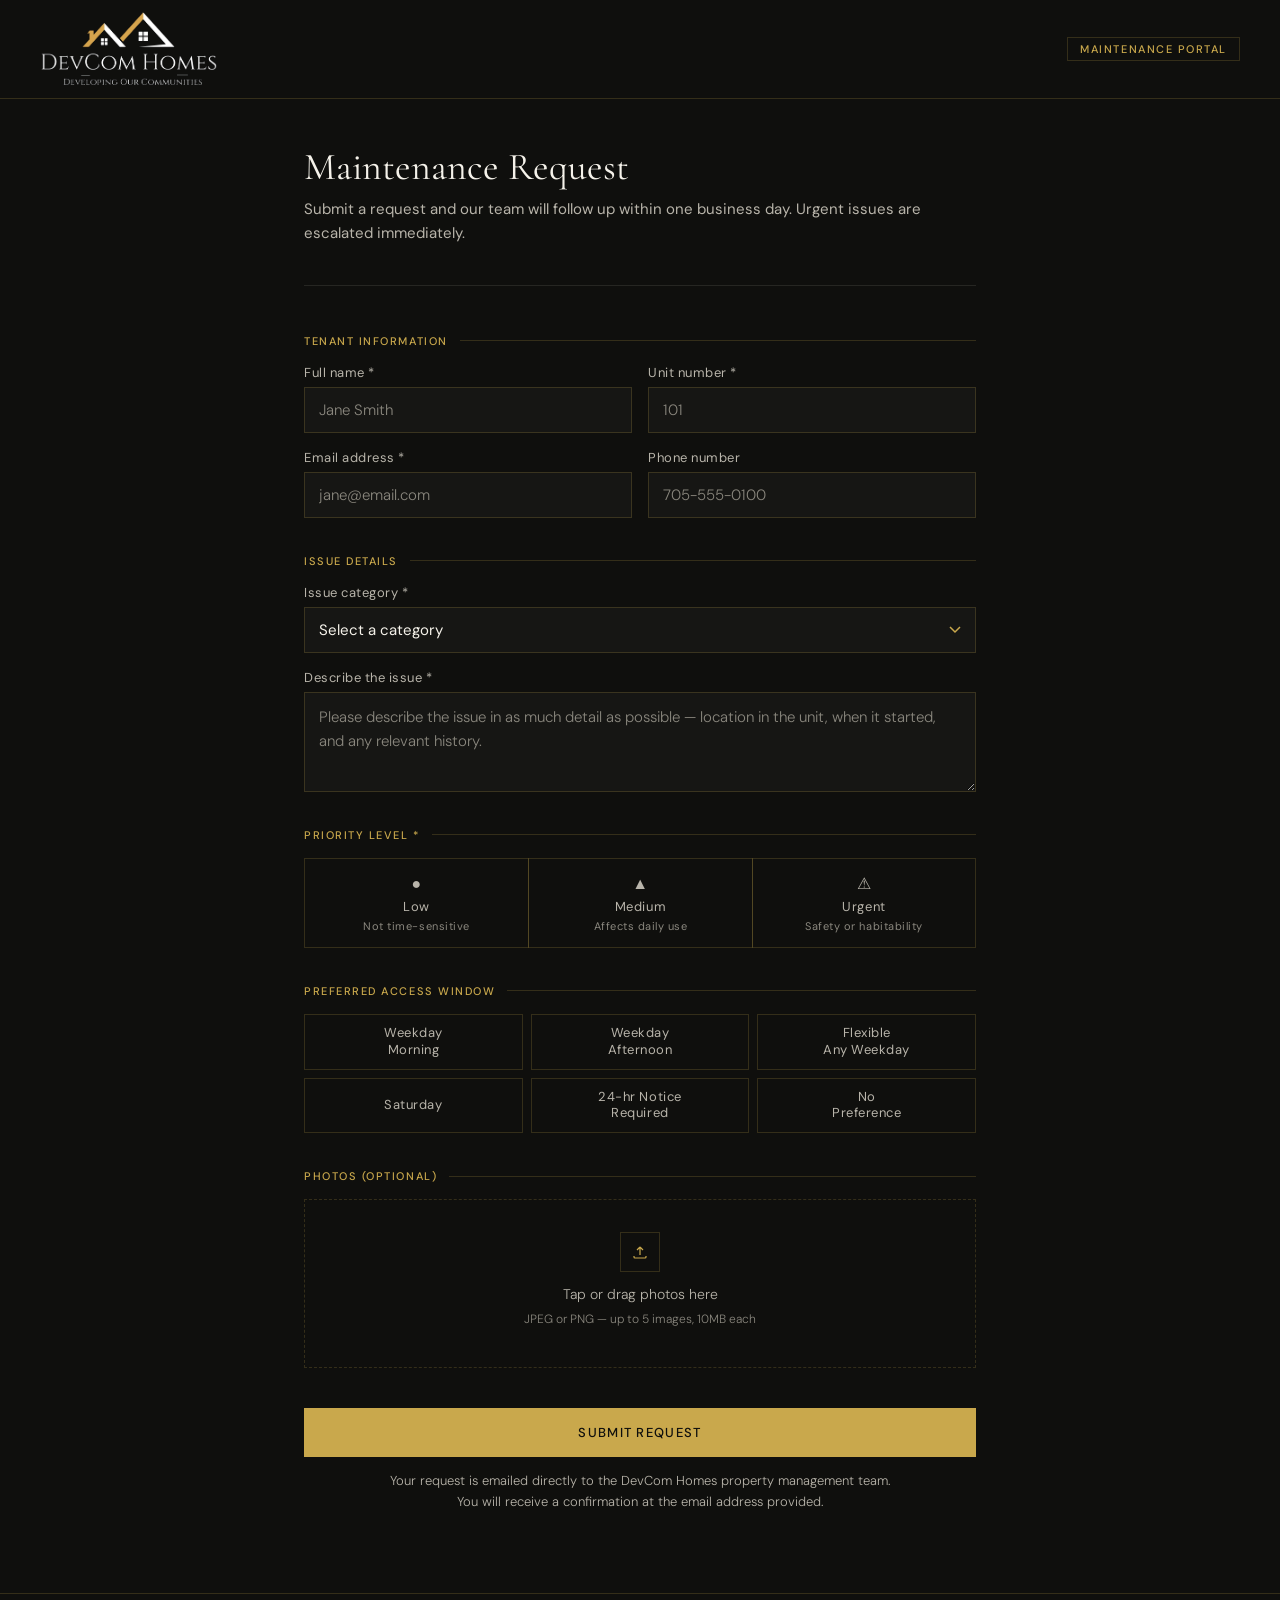
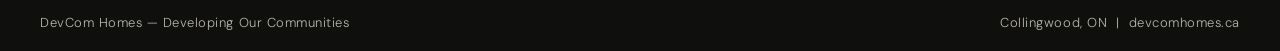
<file: maintenance.html>
<!DOCTYPE html>
<html lang="en">
<head>
<meta charset="UTF-8">
<meta name="viewport" content="width=device-width, initial-scale=1.0">
<title>Maintenance Request — DevCom Homes</title>
<link href="https://fonts.googleapis.com/css2?family=Cormorant+Garamond:wght@400;500;600&family=DM+Sans:wght@300;400;500&display=swap" rel="stylesheet">
<style>
  *, *::before, *::after { box-sizing: border-box; margin: 0; padding: 0; }

  :root {
    --gold: #C9A84C;
    --gold-light: #E8C97A;
    --gold-dim: rgba(201,168,76,0.15);
    --dark: #0F0F0D;
    --surface: #161614;
    --surface2: #1E1E1B;
    --surface3: #262622;
    --border: rgba(201,168,76,0.2);
    --border-hover: rgba(201,168,76,0.45);
    --text: #F5F2EA;
    --text-muted: #B8B4AA;
    --text-dim: #8A877E;
    --danger: #E05A4A;
    --success: #4A9E6A;
  }

  body {
    background: var(--dark);
    color: var(--text);
    font-family: 'DM Sans', sans-serif;
    font-weight: 300;
    min-height: 100vh;
    display: flex;
    flex-direction: column;
  }

  /* Header */
  .site-header {
    border-bottom: 1px solid var(--border);
    padding: 20px 40px;
    display: flex;
    align-items: center;
    gap: 16px;
  }

  .logo-img {
    height: 90px;
    width: auto;
    display: block;
    mix-blend-mode: lighten;
    margin: -16px 0;
  }

  .portal-badge {
    margin-left: auto;
    font-size: 11px;
    font-weight: 500;
    letter-spacing: 0.14em;
    text-transform: uppercase;
    color: var(--gold);
    border: 1px solid var(--border);
    padding: 4px 12px;
  }

  /* Main layout */
  .main {
    flex: 1;
    max-width: 720px;
    margin: 0 auto;
    width: 100%;
    padding: 48px 24px 80px;
  }

  .page-title {
    font-family: 'Cormorant Garamond', serif;
    font-size: 38px;
    font-weight: 400;
    color: var(--text);
    line-height: 1.1;
    margin-bottom: 8px;
  }

  .page-subtitle {
    font-size: 15px;
    font-weight: 400;
    color: var(--text-muted);
    margin-bottom: 40px;
    line-height: 1.6;
  }

  /* Progress bar */
  .progress-bar {
    height: 1px;
    background: var(--surface3);
    margin-bottom: 48px;
    position: relative;
    overflow: hidden;
  }
  .progress-fill {
    height: 100%;
    background: var(--gold);
    transition: width 0.4s ease;
  }

  /* Form sections */
  .form-section {
    margin-bottom: 36px;
  }

  .section-label {
    font-size: 11px;
    font-weight: 500;
    letter-spacing: 0.14em;
    text-transform: uppercase;
    color: var(--gold);
    margin-bottom: 16px;
    display: flex;
    align-items: center;
    gap: 12px;
  }

  .section-label::after {
    content: '';
    flex: 1;
    height: 1px;
    background: var(--border);
  }

  .field-row {
    display: grid;
    grid-template-columns: 1fr 1fr;
    gap: 16px;
    margin-bottom: 16px;
  }

  .field-row.single { grid-template-columns: 1fr; }
  .field-row.triple { grid-template-columns: 1fr 1fr 1fr; }

  .field { display: flex; flex-direction: column; gap: 6px; }

  label {
    font-size: 13px;
    font-weight: 400;
    color: var(--text-muted);
    letter-spacing: 0.04em;
  }

  input[type="text"],
  input[type="email"],
  input[type="tel"],
  select,
  textarea {
    background: var(--surface);
    border: 1px solid var(--border);
    color: var(--text);
    font-family: 'DM Sans', sans-serif;
    font-size: 15px;
    font-weight: 400;
    padding: 12px 14px;
    transition: border-color 0.2s;
    outline: none;
    width: 100%;
    -webkit-appearance: none;
    appearance: none;
  }

  input:focus, select:focus, textarea:focus {
    border-color: var(--gold);
    background: var(--surface2);
  }

  input::placeholder, textarea::placeholder { color: var(--text-dim); font-weight: 300; }

  select {
    cursor: pointer;
    background-image: url("data:image/svg+xml,%3Csvg xmlns='http://www.w3.org/2000/svg' width='12' height='8' viewBox='0 0 12 8'%3E%3Cpath d='M1 1l5 5 5-5' stroke='%23C9A84C' stroke-width='1.5' fill='none'/%3E%3C/svg%3E");
    background-repeat: no-repeat;
    background-position: right 14px center;
    padding-right: 36px;
  }

  select option { background: #1E1E1B; }

  textarea { resize: vertical; min-height: 100px; line-height: 1.6; }

  /* Priority selector */
  .priority-group {
    display: grid;
    grid-template-columns: 1fr 1fr 1fr;
    gap: 0;
  }

  .priority-option { display: none; }

  .priority-label {
    display: flex;
    flex-direction: column;
    align-items: center;
    padding: 14px 12px;
    border: 1px solid var(--border);
    cursor: pointer;
    transition: all 0.2s;
    margin-right: -1px;
    text-align: center;
    gap: 4px;
  }

  .priority-label:last-of-type { margin-right: 0; }

  .priority-label .p-icon { font-size: 16px; }
  .priority-label .p-name { font-size: 13px; color: var(--text-muted); letter-spacing: 0.04em; }
  .priority-label .p-desc { font-size: 11px; color: var(--text-dim); }

  #p-low:checked ~ label[for="p-low"],
  #p-medium:checked ~ label[for="p-medium"],
  #p-urgent:checked ~ label[for="p-urgent"] { border-color: var(--gold); background: var(--gold-dim); }

  #p-low:checked ~ label[for="p-low"] .p-name { color: var(--gold-light); }
  #p-medium:checked ~ label[for="p-medium"] .p-name { color: #E8A84C; }
  #p-urgent:checked ~ label[for="p-urgent"] .p-name { color: var(--danger); }
  #p-urgent:checked ~ label[for="p-urgent"] { border-color: var(--danger); background: rgba(224,90,74,0.1); }

  /* Access time preference */
  .time-grid {
    display: grid;
    grid-template-columns: repeat(3, 1fr);
    gap: 8px;
  }

  .time-option { display: none; }

  .time-label {
    display: flex;
    align-items: center;
    justify-content: center;
    padding: 10px 8px;
    border: 1px solid var(--border);
    cursor: pointer;
    font-size: 13px;
    color: var(--text-muted);
    text-align: center;
    transition: all 0.2s;
    line-height: 1.3;
  }

  .time-label:hover { border-color: var(--border-hover); color: var(--text); }

  .time-option:checked + .time-label {
    border-color: var(--gold);
    background: var(--gold-dim);
    color: var(--gold-light);
  }

  /* Photo upload */
  .upload-zone {
    border: 1px dashed var(--border);
    padding: 32px;
    text-align: center;
    cursor: pointer;
    transition: all 0.2s;
    position: relative;
  }

  .upload-zone:hover { border-color: var(--border-hover); background: var(--surface2); }
  .upload-zone.has-files { border-color: var(--gold); border-style: solid; }

  .upload-zone input[type="file"] {
    position: absolute;
    inset: 0;
    opacity: 0;
    cursor: pointer;
    width: 100%;
    height: 100%;
    border: none;
    background: none;
    padding: 0;
  }

  .upload-icon {
    width: 40px;
    height: 40px;
    margin: 0 auto 12px;
    border: 1px solid var(--border);
    display: flex;
    align-items: center;
    justify-content: center;
  }

  .upload-text { font-size: 14px; color: var(--text-muted); line-height: 1.5; }
  .upload-hint { font-size: 12px; color: var(--text-dim); margin-top: 6px; }
  .upload-count { font-size: 14px; color: var(--gold); margin-top: 8px; }

  /* Submit */
  .submit-area { margin-top: 40px; }

  .btn-submit {
    width: 100%;
    padding: 16px;
    background: var(--gold);
    color: var(--dark);
    border: none;
    font-family: 'DM Sans', sans-serif;
    font-size: 13px;
    font-weight: 500;
    letter-spacing: 0.1em;
    text-transform: uppercase;
    cursor: pointer;
    transition: background 0.2s, transform 0.1s;
  }

  .btn-submit:hover { background: var(--gold-light); }
  .btn-submit:active { transform: scale(0.99); }
  .btn-submit:disabled { background: var(--text-dim); cursor: not-allowed; }

  .form-note {
    font-size: 13px;
    color: var(--text-muted);
    text-align: center;
    margin-top: 14px;
    line-height: 1.6;
  }

  /* Confirmation screen */
  .confirmation {
    display: none;
    text-align: center;
    padding: 80px 40px;
  }

  .confirm-icon {
    width: 64px;
    height: 64px;
    border: 1px solid var(--gold);
    margin: 0 auto 28px;
    display: flex;
    align-items: center;
    justify-content: center;
  }

  .confirm-ref {
    font-family: 'Cormorant Garamond', serif;
    font-size: 14px;
    color: var(--text-muted);
    letter-spacing: 0.1em;
    text-transform: uppercase;
    margin-bottom: 8px;
  }

  .confirm-code {
    font-family: 'DM Sans', sans-serif;
    font-size: 28px;
    font-weight: 500;
    color: var(--gold);
    letter-spacing: 0.06em;
    margin-bottom: 28px;
  }

  .confirm-title {
    font-family: 'Cormorant Garamond', serif;
    font-size: 30px;
    font-weight: 400;
    margin-bottom: 12px;
  }

  .confirm-body {
    font-size: 15px;
    font-weight: 400;
    color: var(--text-muted);
    line-height: 1.7;
    max-width: 400px;
    margin: 0 auto 36px;
  }

  .confirm-detail {
    background: var(--surface2);
    border: 1px solid var(--border);
    padding: 20px 28px;
    text-align: left;
    max-width: 400px;
    margin: 0 auto 32px;
  }

  .confirm-detail-row {
    display: flex;
    justify-content: space-between;
    font-size: 14px;
    padding: 6px 0;
    border-bottom: 1px solid var(--surface3);
  }

  .confirm-detail-row:last-child { border-bottom: none; }
  .confirm-detail-row span:first-child { color: var(--text-muted); }
  .confirm-detail-row span:last-child { color: var(--text); font-weight: 400; }

  .btn-new {
    display: inline-block;
    padding: 12px 32px;
    border: 1px solid var(--border);
    color: var(--text-muted);
    font-family: 'DM Sans', sans-serif;
    font-size: 13px;
    letter-spacing: 0.1em;
    text-transform: uppercase;
    cursor: pointer;
    background: none;
    transition: all 0.2s;
  }

  .btn-new:hover { border-color: var(--gold); color: var(--gold); }

  /* Spinner */
  .spinner {
    display: none;
    width: 20px;
    height: 20px;
    border: 2px solid rgba(15,15,13,0.3);
    border-top-color: var(--dark);
    border-radius: 50%;
    animation: spin 0.7s linear infinite;
    margin: 0 auto;
  }

  @keyframes spin { to { transform: rotate(360deg); } }

  /* Error state */
  .field-error { font-size: 11px; color: var(--danger); margin-top: 4px; }
  input.error, select.error, textarea.error { border-color: var(--danger); }

  /* Footer */
  .site-footer {
    border-top: 1px solid var(--border);
    padding: 20px 40px;
    display: flex;
    align-items: center;
    justify-content: space-between;
  }

  .footer-text { font-size: 13px; color: var(--text-muted); letter-spacing: 0.04em; }

  @media (max-width: 600px) {
    .site-header { padding: 16px 20px; }
    .main { padding: 32px 20px 60px; }
    .field-row { grid-template-columns: 1fr; }
    .field-row.triple { grid-template-columns: 1fr; }
    .time-grid { grid-template-columns: repeat(2, 1fr); }
    .priority-group { grid-template-columns: 1fr; }
    .priority-label { flex-direction: row; justify-content: flex-start; gap: 12px; margin-right: 0; margin-bottom: -1px; }
    .site-footer { padding: 16px 20px; flex-direction: column; gap: 8px; text-align: center; }
    .page-title { font-size: 28px; }
  }
</style>
</head>
<body>

<header class="site-header">
  <img src="[data-uri]" alt="DevCom Homes" class="logo-img">
  <div class="portal-badge">Maintenance Portal</div>
</header>

<main class="main">

  <!-- FORM -->
  <div id="form-view">
    <h1 class="page-title">Maintenance Request</h1>
    <p class="page-subtitle">Submit a request and our team will follow up within one business day. Urgent issues are escalated immediately.</p>

    <div class="progress-bar">
      <div class="progress-fill" id="progress" style="width: 0%"></div>
    </div>

    <form id="maint-form" novalidate>

      <!-- Tenant Info -->
      <div class="form-section">
        <div class="section-label">Tenant information</div>
        <div class="field-row">
          <div class="field">
            <label for="t-name">Full name *</label>
            <input type="text" id="t-name" name="name" placeholder="Jane Smith" autocomplete="name">
          </div>
          <div class="field">
            <label for="t-unit">Unit number *</label>
            <input type="text" id="t-unit" name="unit" placeholder="101">
          </div>
        </div>
        <div class="field-row">
          <div class="field">
            <label for="t-email">Email address *</label>
            <input type="email" id="t-email" name="email" placeholder="jane@email.com" autocomplete="email">
          </div>
          <div class="field">
            <label for="t-phone">Phone number</label>
            <input type="tel" id="t-phone" name="phone" placeholder="705-555-0100" autocomplete="tel">
          </div>
        </div>
      </div>

      <!-- Issue -->
      <div class="form-section">
        <div class="section-label">Issue details</div>
        <div class="field-row single">
          <div class="field">
            <label for="t-category">Issue category *</label>
            <select id="t-category" name="category">
              <option value="" disabled selected>Select a category</option>
              <option value="Plumbing">Plumbing — leak, drain, toilet, faucet</option>
              <option value="Electrical">Electrical — outlets, lights, breaker</option>
              <option value="HVAC">HVAC — heating, cooling, ventilation</option>
              <option value="Appliance">Appliance — fridge, stove, dishwasher, washer/dryer</option>
              <option value="Door / Lock / Window">Door / Lock / Window</option>
              <option value="Flooring">Flooring — damage, loose, water stain</option>
              <option value="Pest Control">Pest control</option>
              <option value="Exterior / Parking">Exterior / Parking / Common area</option>
              <option value="Structural">Structural concern</option>
              <option value="Other">Other</option>
            </select>
          </div>
        </div>
        <div class="field-row single">
          <div class="field">
            <label for="t-description">Describe the issue *</label>
            <textarea id="t-description" name="description" placeholder="Please describe the issue in as much detail as possible — location in the unit, when it started, and any relevant history."></textarea>
          </div>
        </div>
      </div>

      <!-- Priority -->
      <div class="form-section">
        <div class="section-label">Priority level *</div>
        <div class="priority-group">
          <input type="radio" name="priority" id="p-low" value="Low" class="priority-option">
          <input type="radio" name="priority" id="p-medium" value="Medium" class="priority-option">
          <input type="radio" name="priority" id="p-urgent" value="Urgent" class="priority-option">
          <label for="p-low" class="priority-label">
            <span class="p-icon">&#9679;</span>
            <span class="p-name">Low</span>
            <span class="p-desc">Not time-sensitive</span>
          </label>
          <label for="p-medium" class="priority-label">
            <span class="p-icon">&#9650;</span>
            <span class="p-name">Medium</span>
            <span class="p-desc">Affects daily use</span>
          </label>
          <label for="p-urgent" class="priority-label">
            <span class="p-icon">&#9888;</span>
            <span class="p-name">Urgent</span>
            <span class="p-desc">Safety or habitability</span>
          </label>
        </div>
      </div>

      <!-- Access Time -->
      <div class="form-section">
        <div class="section-label">Preferred access window</div>
        <div class="time-grid">
          <input type="radio" name="access" id="a-morn" value="Weekday morning (8am–12pm)" class="time-option">
          <label for="a-morn" class="time-label">Weekday<br>Morning</label>

          <input type="radio" name="access" id="a-aftn" value="Weekday afternoon (12pm–5pm)" class="time-option">
          <label for="a-aftn" class="time-label">Weekday<br>Afternoon</label>

          <input type="radio" name="access" id="a-flex" value="Flexible — any weekday" class="time-option">
          <label for="a-flex" class="time-label">Flexible<br>Any Weekday</label>

          <input type="radio" name="access" id="a-sat" value="Saturday" class="time-option">
          <label for="a-sat" class="time-label">Saturday</label>

          <input type="radio" name="access" id="a-notice" value="24-hour notice required" class="time-option">
          <label for="a-notice" class="time-label">24-hr Notice<br>Required</label>

          <input type="radio" name="access" id="a-any" value="No preference" class="time-option">
          <label for="a-any" class="time-label">No<br>Preference</label>
        </div>
      </div>

      <!-- Photo Upload -->
      <div class="form-section">
        <div class="section-label">Photos (optional)</div>
        <div class="upload-zone" id="upload-zone">
          <input type="file" id="t-photos" name="photos" accept="image/*" multiple>
          <div class="upload-icon">
            <svg width="18" height="18" viewBox="0 0 18 18" fill="none" xmlns="http://www.w3.org/2000/svg">
              <path d="M9 12V4M9 4L6 7M9 4L12 7" stroke="#C9A84C" stroke-width="1.2"/>
              <path d="M3 13v1a1 1 0 001 1h10a1 1 0 001-1v-1" stroke="#C9A84C" stroke-width="1.2"/>
            </svg>
          </div>
          <div class="upload-text">Tap or drag photos here</div>
          <div class="upload-hint">JPEG or PNG — up to 5 images, 10MB each</div>
          <div class="upload-count" id="upload-count"></div>
        </div>
      </div>

      <!-- Submit -->
      <div class="submit-area">
        <button type="submit" class="btn-submit" id="submit-btn">
          <span id="btn-label">Submit Request</span>
          <div class="spinner" id="spinner"></div>
        </button>
        <p class="form-note">Your request is emailed directly to the DevCom Homes property management team.<br>You will receive a confirmation at the email address provided.</p>
      </div>

    </form>
  </div>

  <!-- CONFIRMATION -->
  <div class="confirmation" id="confirm-view">
    <div class="confirm-icon">
      <svg width="28" height="28" viewBox="0 0 28 28" fill="none" xmlns="http://www.w3.org/2000/svg">
        <path d="M6 14l6 6L22 8" stroke="#C9A84C" stroke-width="1.5"/>
      </svg>
    </div>
    <div class="confirm-ref">Reference Number</div>
    <div class="confirm-code" id="confirm-code">—</div>
    <h2 class="confirm-title">Request Submitted</h2>
    <p class="confirm-body">Your maintenance request has been received and emailed to the DevCom Homes team. You'll hear from us within one business day.</p>
    <div class="confirm-detail" id="confirm-detail"></div>
    <button class="btn-new" onclick="resetForm()">Submit another request</button>
  </div>

</main>

<footer class="site-footer">
  <span class="footer-text">DevCom Homes &mdash; Developing Our Communities</span>
  <span class="footer-text">Collingwood, ON &nbsp;|&nbsp; devcomhomes.ca</span>
</footer>

<script>
  // --- Config ---
  // Replace with your actual email address and EmailJS / email service credentials
  const RECIPIENT_EMAIL = 'trevor@devcomhomes.ca';
  // Using Formspree as a simple no-backend email relay
  // Sign up at formspree.io, create a form, paste the form ID here
  const FORMSPREE_ID = 'mlgzdgzn';

  // --- Progress tracking ---
  const tracked = ['t-name', 't-unit', 't-email', 't-category', 't-description'];
  function updateProgress() {
    let filled = 0;
    tracked.forEach(id => {
      const el = document.getElementById(id);
      if (el && el.value.trim()) filled++;
    });
    // Also check priority
    if (document.querySelector('input[name="priority"]:checked')) filled++;
    const pct = Math.round((filled / (tracked.length + 1)) * 100);
    document.getElementById('progress').style.width = pct + '%';
  }

  document.getElementById('maint-form').addEventListener('input', updateProgress);
  document.querySelectorAll('input[name="priority"]').forEach(r => r.addEventListener('change', updateProgress));

  // --- File upload display ---
  document.getElementById('t-photos').addEventListener('change', function() {
    const zone = document.getElementById('upload-zone');
    const count = document.getElementById('upload-count');
    if (this.files.length > 0) {
      zone.classList.add('has-files');
      count.textContent = this.files.length + (this.files.length === 1 ? ' photo selected' : ' photos selected');
    } else {
      zone.classList.remove('has-files');
      count.textContent = '';
    }
  });

  // --- Validation ---
  function validate() {
    let ok = true;
    const required = [
      { id: 't-name', label: 'Full name' },
      { id: 't-unit', label: 'Unit number' },
      { id: 't-email', label: 'Email address' },
      { id: 't-category', label: 'Issue category' },
      { id: 't-description', label: 'Description' },
    ];

    required.forEach(r => {
      const el = document.getElementById(r.id);
      const existing = el.parentElement.querySelector('.field-error');
      if (existing) existing.remove();
      el.classList.remove('error');
      if (!el.value.trim() || el.value === '') {
        el.classList.add('error');
        const err = document.createElement('span');
        err.className = 'field-error';
        err.textContent = r.label + ' is required';
        el.parentElement.appendChild(err);
        ok = false;
      }
    });

    // Email format
    const email = document.getElementById('t-email');
    if (email.value && !/^[^\s@]+@[^\s@]+\.[^\s@]+$/.test(email.value)) {
      email.classList.add('error');
      const existing = email.parentElement.querySelector('.field-error');
      if (!existing) {
        const err = document.createElement('span');
        err.className = 'field-error';
        err.textContent = 'Enter a valid email address';
        email.parentElement.appendChild(err);
      }
      ok = false;
    }

    if (!document.querySelector('input[name="priority"]:checked')) {
      const pg = document.querySelector('.priority-group');
      const existing = pg.parentElement.querySelector('.field-error');
      if (!existing) {
        const err = document.createElement('span');
        err.className = 'field-error';
        err.style.display = 'block';
        err.style.marginTop = '8px';
        err.textContent = 'Please select a priority level';
        pg.after(err);
      }
      ok = false;
    }

    return ok;
  }

  // --- Reference number ---
  function genRef() {
    const d = new Date();
    const pad = n => String(n).padStart(2, '0');
    return 'MR-' + d.getFullYear().toString().slice(2) + pad(d.getMonth()+1) + pad(d.getDate()) + '-' + Math.floor(1000 + Math.random()*9000);
  }

  // --- Submit ---
  document.getElementById('maint-form').addEventListener('submit', async function(e) {
    e.preventDefault();

    if (!validate()) return;

    const btn = document.getElementById('submit-btn');
    const label = document.getElementById('btn-label');
    const spinner = document.getElementById('spinner');

    btn.disabled = true;
    label.style.display = 'none';
    spinner.style.display = 'block';

    const name = document.getElementById('t-name').value.trim();
    const unit = document.getElementById('t-unit').value.trim();
    const email = document.getElementById('t-email').value.trim();
    const phone = document.getElementById('t-phone').value.trim();
    const category = document.getElementById('t-category').value;
    const description = document.getElementById('t-description').value.trim();
    const priority = document.querySelector('input[name="priority"]:checked')?.value || 'Not specified';
    const access = document.querySelector('input[name="access"]:checked')?.value || 'No preference';
    const refNum = genRef();

    // Build form data for Formspree
    const formData = new FormData();
    formData.append('_subject', '[DevCom Homes] Maintenance Request — ' + refNum + ' — ' + priority + ' Priority');
    formData.append('_replyto', email);
    formData.append('Reference Number', refNum);
    formData.append('Tenant Name', name);
    formData.append('Unit', unit);
    formData.append('Email', email);
    formData.append('Phone', phone || 'Not provided');
    formData.append('Category', category);
    formData.append('Priority', priority);
    formData.append('Access Preference', access);
    formData.append('Description', description);
    formData.append('Submitted At', new Date().toLocaleString('en-CA', { timeZone: 'America/Toronto' }));

    // Attach photos
    const photos = document.getElementById('t-photos').files;
    for (let i = 0; i < photos.length; i++) {
      formData.append('photos', photos[i]);
    }

    try {
      let success = false;

      if (FORMSPREE_ID && FORMSPREE_ID !== 'YOUR_FORMSPREE_ID') {
        const res = await fetch('https://formspree.io/f/' + FORMSPREE_ID, {
          method: 'POST',
          body: formData,
          headers: { 'Accept': 'application/json' }
        });
        success = res.ok;
      } else {
        // Demo mode — simulate delay
        await new Promise(r => setTimeout(r, 1200));
        success = true;
      }

      if (success) {
        // Show confirmation
        document.getElementById('confirm-code').textContent = refNum;
        document.getElementById('confirm-detail').innerHTML = `
          <div class="confirm-detail-row"><span>Tenant</span><span>${name} &mdash; Unit ${unit}</span></div>
          <div class="confirm-detail-row"><span>Category</span><span>${category}</span></div>
          <div class="confirm-detail-row"><span>Priority</span><span>${priority}</span></div>
          <div class="confirm-detail-row"><span>Access</span><span>${access}</span></div>
        `;
        document.getElementById('form-view').style.display = 'none';
        document.getElementById('confirm-view').style.display = 'block';
        window.scrollTo({ top: 0, behavior: 'smooth' });
      } else {
        throw new Error('Submission failed');
      }
    } catch (err) {
      btn.disabled = false;
      label.style.display = 'block';
      spinner.style.display = 'none';
      alert('There was a problem submitting your request. Please try again or call the office directly.');
    }
  });

  function resetForm() {
    document.getElementById('maint-form').reset();
    document.getElementById('upload-count').textContent = '';
    document.getElementById('upload-zone').classList.remove('has-files');
    document.getElementById('progress').style.width = '0%';
    document.getElementById('form-view').style.display = 'block';
    document.getElementById('confirm-view').style.display = 'none';
    document.getElementById('submit-btn').disabled = false;
    document.getElementById('btn-label').style.display = 'block';
    document.getElementById('spinner').style.display = 'none';
    document.querySelectorAll('.field-error').forEach(e => e.remove());
    document.querySelectorAll('.error').forEach(e => e.classList.remove('error'));
    window.scrollTo({ top: 0, behavior: 'smooth' });
  }
</script>
</body>
</html>
</file>
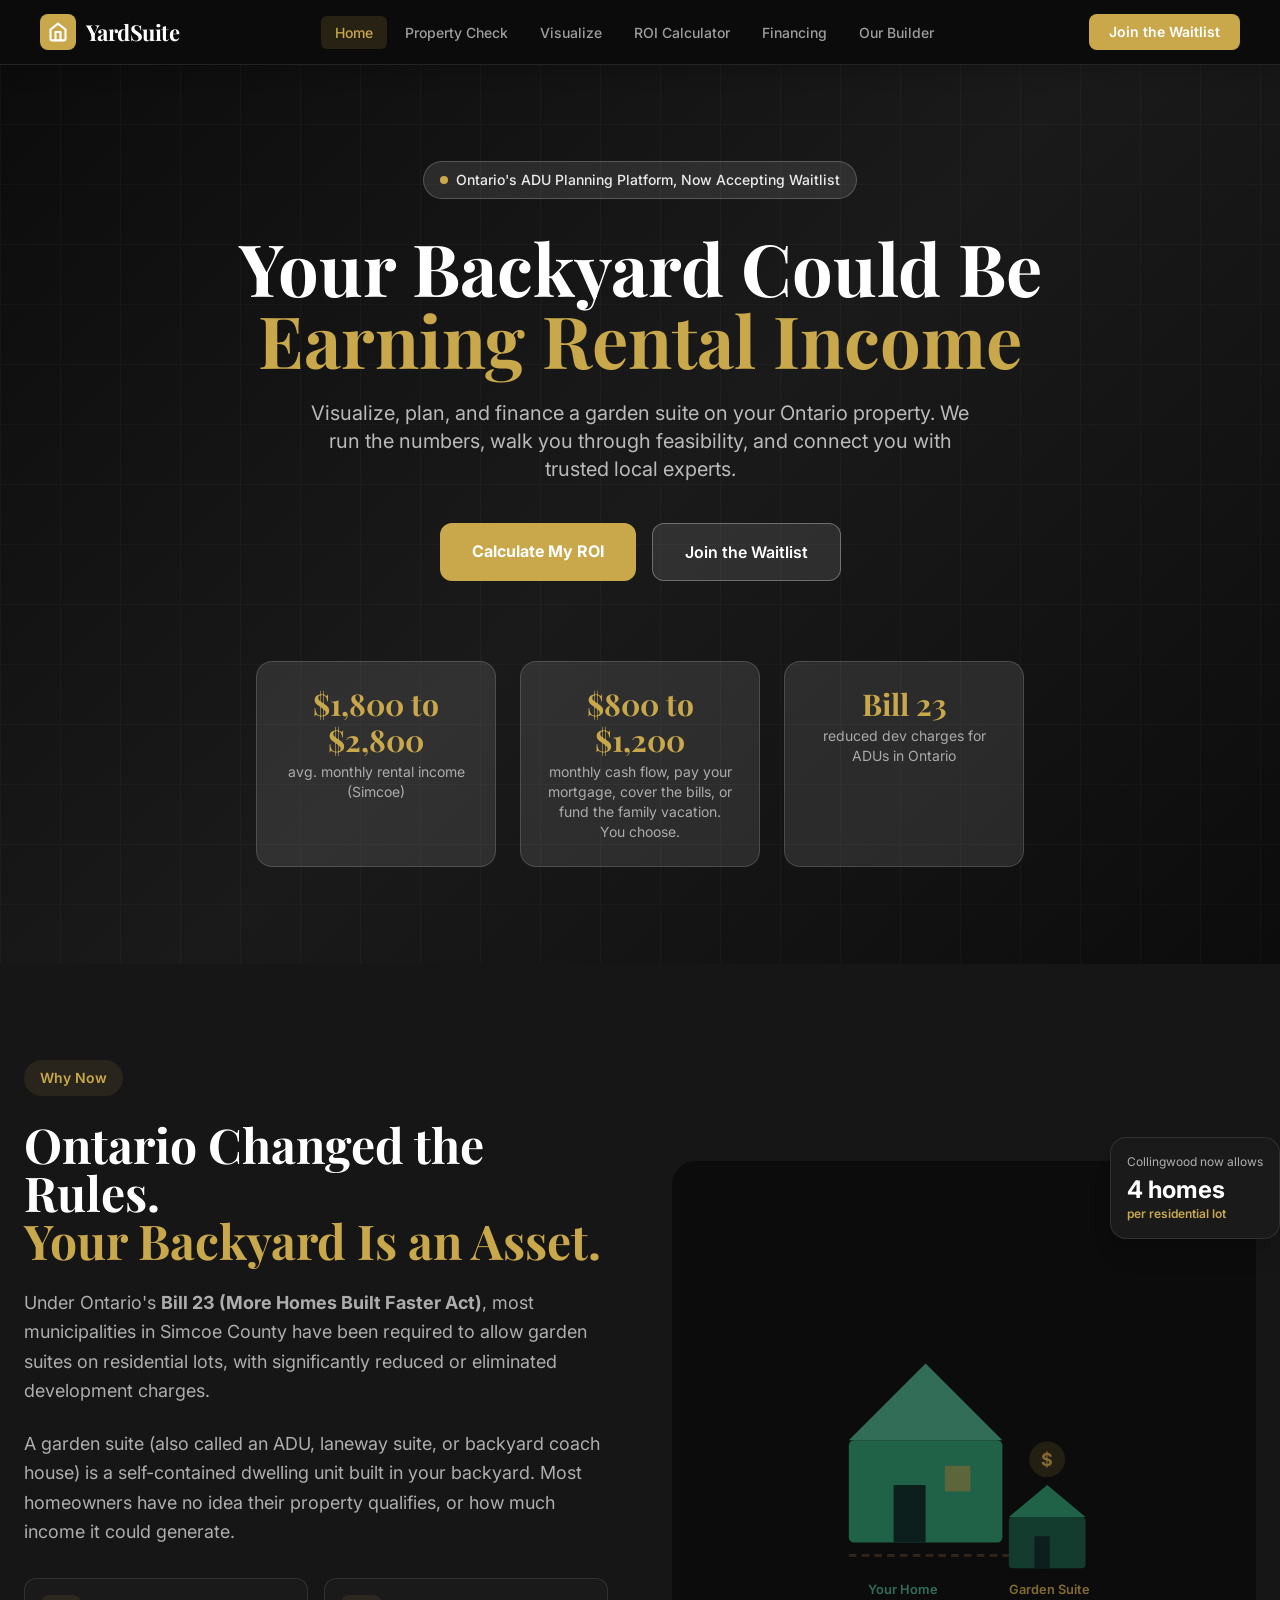
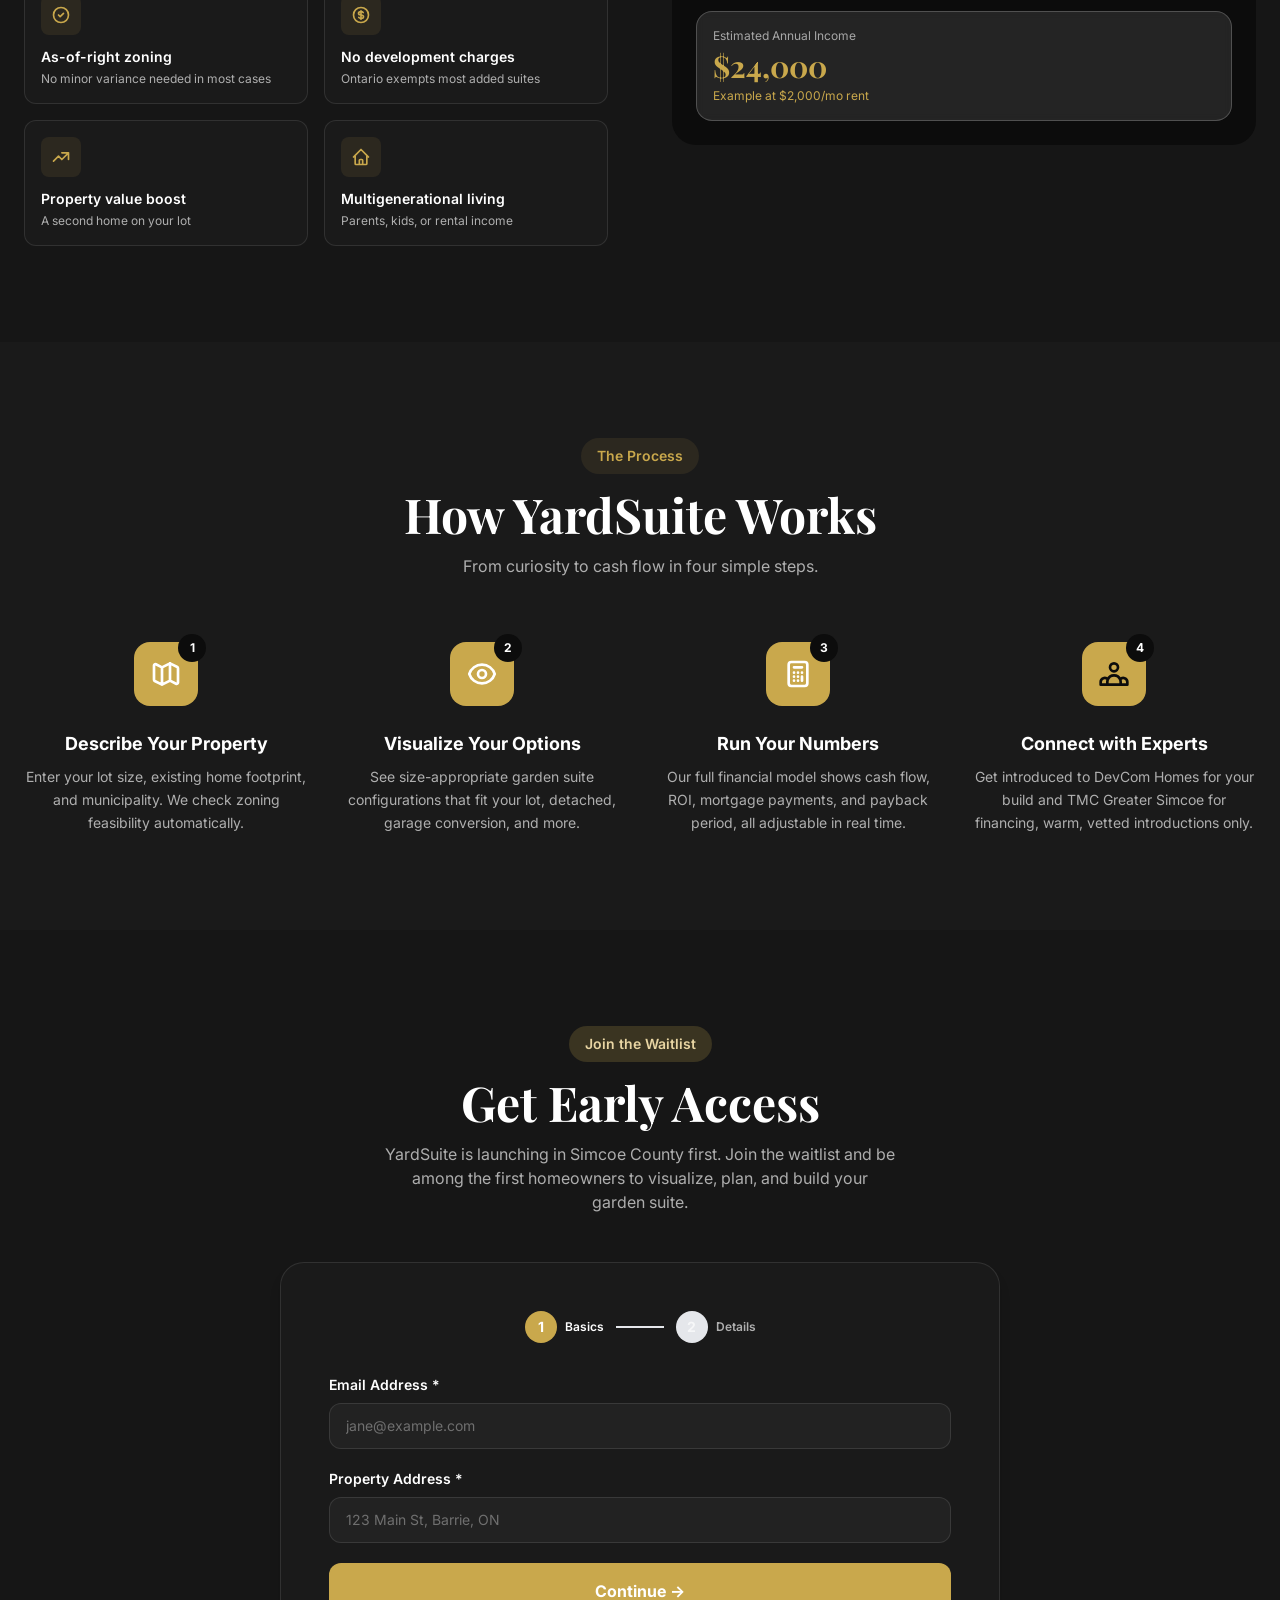
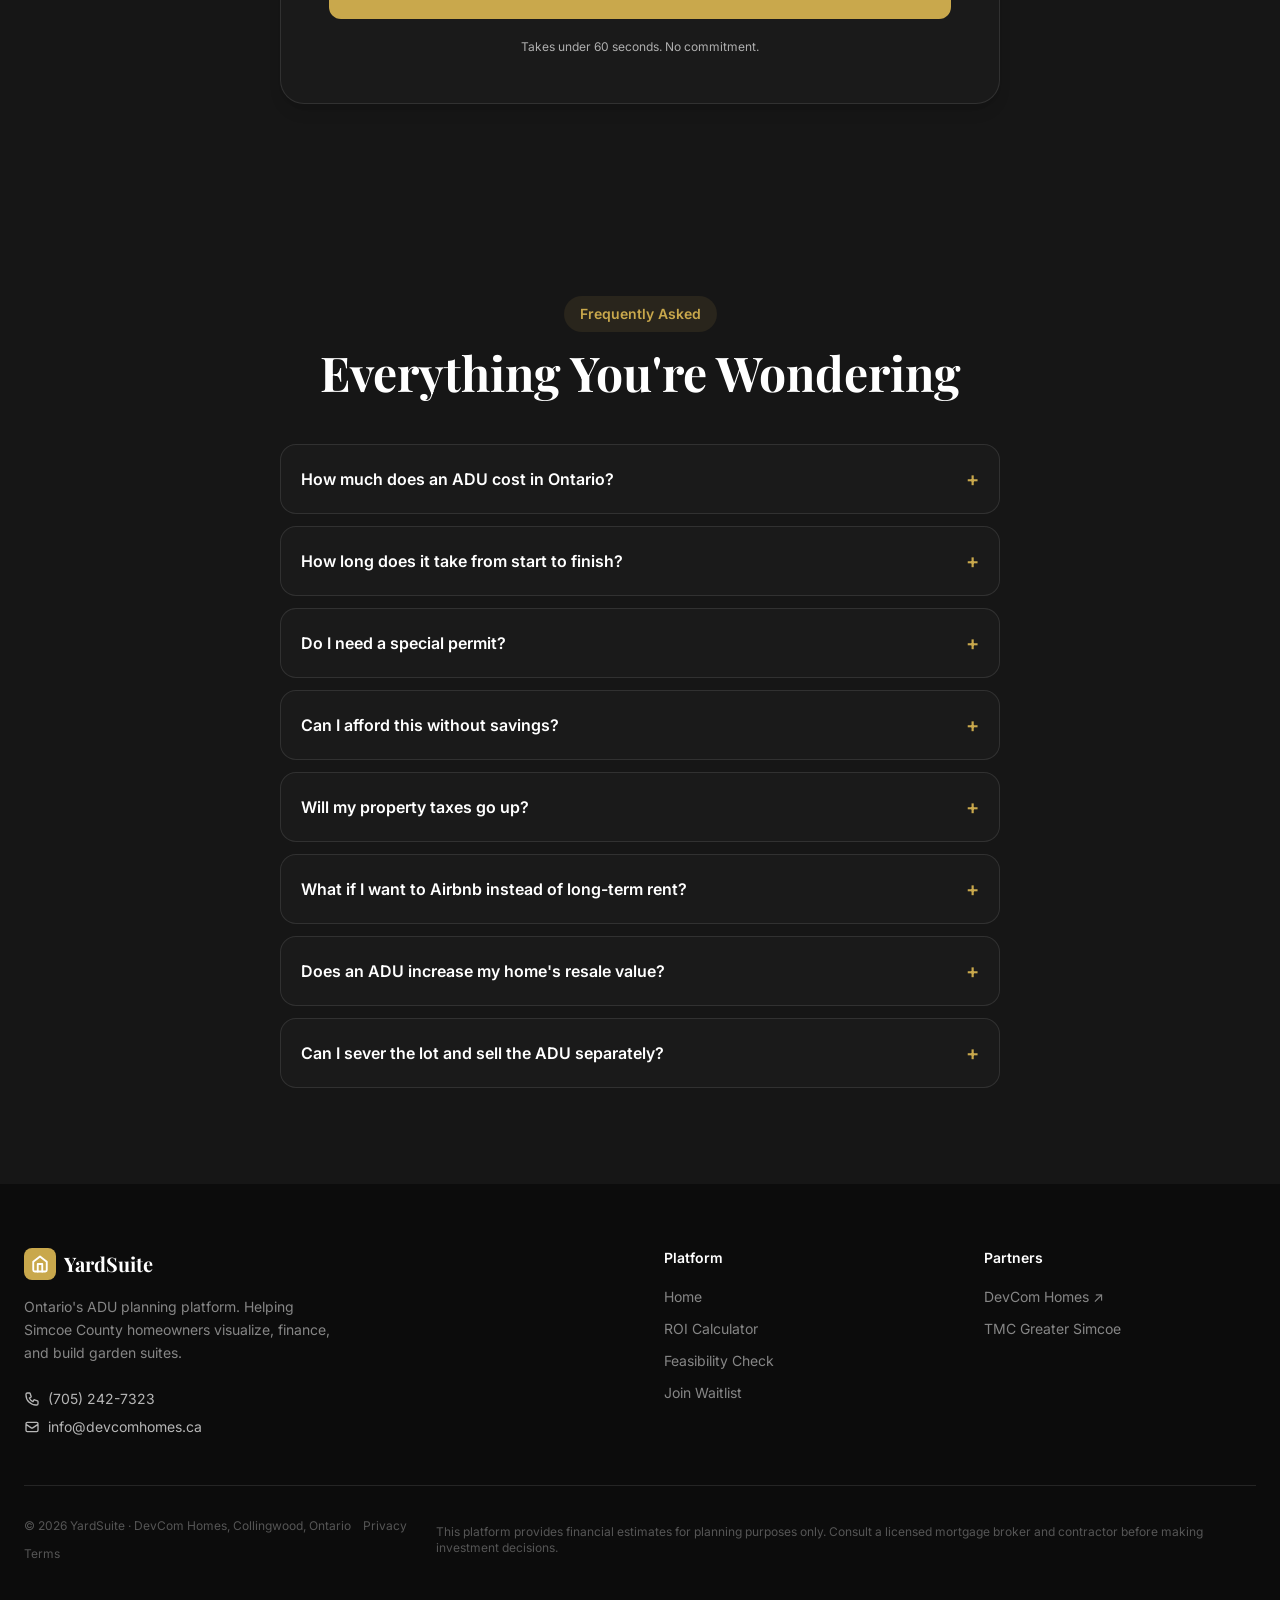
<file: DevCom-YardSuite-Website/yardsuite.html>
<!DOCTYPE html>
<html lang="en">
<head>
  <meta charset="UTF-8" />
  <meta name="viewport" content="width=device-width, initial-scale=1.0"/>
  <title>YardSuite | Garden Suites in Simcoe County: Check, Design and Finance</title>
  <meta name="description" content="Check if your Simcoe County lot can take a garden suite, design one in 3D and see it on your own property, then run the numbers. Built by DevCom Homes, financed with TMC Greater Simcoe."/>
  <meta property="og:title" content="YardSuite | Design a garden suite for your backyard"/>
  <meta property="og:description" content="Check your lot, design a garden suite in 3D, see it on your property and run the numbers."/>
  <meta property="og:type" content="website"/>
  <meta name="theme-color" content="#0c0c0c"/>
  <link rel="preconnect" href="https://fonts.googleapis.com">
  <link href="https://fonts.googleapis.com/css2?family=Inter:wght@300;400;500;600;700;800&family=Playfair+Display:wght@700;800&display=swap" rel="stylesheet">
  <link rel="stylesheet" href="yardsuite.css"/>
  <script type="importmap">{"imports":{"three":"https://cdn.jsdelivr.net/npm/three@0.169.0/build/three.module.js","three/addons/":"https://cdn.jsdelivr.net/npm/three@0.169.0/examples/jsm/"}}</script>
  <script src="js/floorplans.js" defer></script>
  <script src="js/plan-engine.js" defer></script>
  <script src="js/aru-rules.js" defer></script>
  <script src="js/backyard.js" defer></script>
  <script src="js/plan-pdf.js" defer></script>
  <script src="js/design-studio.js" defer></script>
  <style>
    html { scroll-behavior: smooth; }
    .gradient-hero {
      background: linear-gradient(135deg, #0c0c0c 0%, #1a1a1a 50%, #0c0c0c 100%);
    }
    /* DevCom dark theme overrides */
    body { background: #0c0c0c; color: #fff; }
    .bg-white { background: #1a1a1a !important; }
    .bg-cream .text-forest,
    .bg-white .text-forest { color: #fff !important; }
    .bg-gold .text-forest,
    .bg-gold .text-forest\/60,
    .bg-gold .text-forest\/70 { color: #0c0c0c !important; }
    .text-gray-400, .text-gray-500, .text-gray-600, .text-gray-700 {
      color: rgba(255,255,255,0.65) !important;
    }
    .border-gray-100, .border-gray-200, .border-gray-300 {
      border-color: rgba(255,255,255,0.1) !important;
    }
    input, select, textarea {
      background: #222 !important;
      color: #fff !important;
    }
    input::placeholder, textarea::placeholder { color: rgba(255,255,255,0.35) !important; }
    .slider-input { background: #333 !important; }
    details[open] summary span:last-child { color: #C9A84C !important; }
    .card-hover {
      transition: transform 0.2s ease, box-shadow 0.2s ease;
    }
    .card-hover:hover {
      transform: translateY(-4px);
      box-shadow: 0 20px 40px rgba(0,0,0,0.12);
    }
    .slider-input {
      -webkit-appearance: none;
      width: 100%;
      height: 6px;
      border-radius: 3px;
      background: #E5E0D5;
      outline: none;
    }
    .slider-input::-webkit-slider-thumb {
      -webkit-appearance: none;
      appearance: none;
      width: 20px;
      height: 20px;
      border-radius: 50%;
      background: #C9A84C;
      cursor: pointer;
      box-shadow: 0 2px 6px rgba(201,168,76,0.4);
    }
    .slider-input::-moz-range-thumb {
      width: 20px;
      height: 20px;
      border-radius: 50%;
      background: #C9A84C;
      cursor: pointer;
    }
    .output-card {
      background: linear-gradient(135deg, #1d1d1d, #2a2620); border: 1px solid rgba(201,168,76,0.35);
      border-radius: 16px;
      color: white;
    }
    .positive { color: #4ade80; }
    .negative { color: #f87171; }
    .step-line {
      position: absolute;
      top: 24px;
      left: calc(50% + 36px);
      right: calc(-50% + 36px);
      height: 2px;
      background: #E5E0D5;
    }
    .fade-in {
      opacity: 0;
      transform: translateY(20px);
      transition: opacity 0.6s ease, transform 0.6s ease;
    }
    .fade-in.visible {
      opacity: 1;
      transform: translateY(0);
    }
    @keyframes pulse-dot {
      0%, 100% { opacity: 1; }
      50% { opacity: 0.4; }
    }
    .pulse-dot { animation: pulse-dot 2s infinite; }
    input[type="number"]::-webkit-inner-spin-button,
    input[type="number"]::-webkit-outer-spin-button {
      -webkit-appearance: none;
    }
    .partner-badge {
      display: inline-flex;
      align-items: center;
      background: rgba(212,169,75,0.15);
      border: 1px solid rgba(212,169,75,0.4);
      border-radius: 100px;
      padding: 4px 12px;
      font-size: 12px;
      font-weight: 600;
      color: #D4A94B;
      letter-spacing: 0.05em;
      text-transform: uppercase;
    }
    /* Tab button styles */
    .tab-btn {
      white-space: nowrap;
      padding: 6px 14px;
      border-radius: 6px;
      font-size: 14px;
      font-weight: 500;
      transition: background 0.15s, color 0.15s;
      cursor: pointer;
      border: none;
      outline: none;
    }
    .tab-btn.active {
      background: rgba(201,168,76,0.15);
      color: #C9A84C;
    }
    .tab-btn:not(.active) {
      background: transparent;
      color: rgba(255,255,255,0.6);
    }
    .tab-btn:not(.active):hover {
      background: rgba(255,255,255,0.06);
      color: rgba(255,255,255,0.9);
    }
    .tab-panel { display: none; }
    .tab-panel.active { display: block; }
    /* Design studio */
    .ys-step { width: 28px; height: 28px; border-radius: 8px; background: #C9A84C; color: #0c0c0c; font-weight: 800; font-size: 13px; display: inline-flex; align-items: center; justify-content: center; flex: none; }
    .ys-label { font-size: 11px; font-weight: 700; letter-spacing: .08em; text-transform: uppercase; color: rgba(255,255,255,.75); margin-bottom: 8px; }
    .ys-stage { height: 440px; }
    @media (min-width: 768px) { .ys-stage { height: auto; aspect-ratio: 4 / 3; } }
    @media (min-width: 1024px) { .ys-stage { aspect-ratio: 16 / 11; } }
    .view-btn { white-space: nowrap; padding: 9px 4px; border-radius: 10px; font-size: 12.5px; font-weight: 600; color: rgba(255,255,255,.7); background: #1f1f1f; border: 1px solid rgba(255,255,255,.08); cursor: pointer; }
    @media (min-width: 768px) { .view-btn { padding: 9px 14px; font-size: 14px; } }
    .view-btn.active { background: #C9A84C; color: #0c0c0c; border-color: #C9A84C; }
    .view-btn:focus-visible, .chip:focus-visible, .plan-card:focus-visible, .swatch:focus-visible { outline: 2px solid #fff; outline-offset: 2px; }
    .chip { padding: 9px 10px; border-radius: 10px; font-size: 13px; font-weight: 600; color: #fff; background: #262626; border: 1px solid rgba(255,255,255,.1); cursor: pointer; text-align: center; transition: background .15s, border-color .15s; }
    .chip:hover { background: #303030; }
    .chip.active { border-color: #C9A84C; background: rgba(201,168,76,.16); color: #f1d98f; }
    #plan-svg svg { width: 100% !important; height: 100% !important; }
    .swatch { width: 32px; height: 32px; border-radius: 50%; border: 2px solid rgba(255,255,255,.15); cursor: pointer; }
    .swatch.active { border-color: #C9A84C; box-shadow: 0 0 0 3px rgba(201,168,76,.35); }
    .plan-card { text-align: left; padding: 14px; border-radius: 14px; background: #1f1f1f; border: 1px solid rgba(255,255,255,.08); cursor: pointer; transition: border-color .15s, background .15s; }
    .plan-card:hover { border-color: rgba(201,168,76,.5); }
    .plan-card.active { border-color: #C9A84C; background: rgba(201,168,76,.10); }
    .plan-card svg { display: block; width: 100%; height: 64px; margin-bottom: 10px; }
    .ys-handle { background: #C9A84C; color: #0c0c0c; border: 2px solid #fff; border-radius: 50%; display: flex !important; align-items: center; justify-content: center; font-size: 18px; box-shadow: 0 2px 10px rgba(0,0,0,.5); cursor: grab; }
    .ys-tip { background: rgba(0,0,0,.75); color: #fff; border: 0; box-shadow: none; font-size: 11px; font-weight: 600; padding: 2px 6px; }
    .ys-tip::before { display: none; }
    .leaflet-container { background: #111; font-family: Inter, sans-serif; }
    #lot-address { background: #222 !important; }
    input[type="range"] { accent-color: #C9A84C; }
  </style>
</head>
<body class="font-sans bg-cream text-forest pb-20 md:pb-0">

<!-- ============================================================
     NAVIGATION: single unified header with logo + tabs
============================================================ -->
<nav id="navbar" class="fixed top-0 left-0 right-0 z-50 border-b border-white/10" style="background: rgba(12,12,12,0.97); backdrop-filter: blur(12px);">
  <div class="max-w-[1400px] mx-auto px-6 lg:px-10 h-16 flex items-center justify-between">
    <!-- Logo -->
    <a href="#" onclick="goTab('home'); return false;" class="flex items-center gap-2.5 shrink-0">
      <div class="w-9 h-9 rounded-lg bg-leaf flex items-center justify-center">
        <svg width="20" height="20" viewBox="0 0 24 24" fill="none" stroke="white" stroke-width="2.5" stroke-linecap="round" stroke-linejoin="round">
          <path d="M3 9l9-7 9 7v11a2 2 0 0 1-2 2H5a2 2 0 0 1-2-2z"/>
          <polyline points="9 22 9 12 15 12 15 22"/>
        </svg>
      </div>
      <span class="font-display font-bold text-[22px] text-white tracking-tight">YardSuite</span>
    </a>
    <!-- Desktop nav tabs -->
    <div class="hidden lg:flex items-center gap-1">
      <button class="tab-btn active" data-tab="home" onclick="goTab('home')">Home</button>
      <button class="tab-btn" data-tab="property-check" onclick="goTab('property-check')">Property Check</button>
      <button class="tab-btn" data-tab="visualize" onclick="goTab('visualize')">Visualize</button>
      <button class="tab-btn" data-tab="calculator" onclick="goTab('calculator')">ROI Calculator</button>
      <button class="tab-btn" data-tab="financing" onclick="goTab('financing')">Financing</button>
      <button class="tab-btn" data-tab="builder" onclick="goTab('builder')">Our Builder</button>
    </div>
    <!-- CTA + mobile hamburger -->
    <div class="flex items-center gap-4 shrink-0">
      <a href="#" onclick="goTab('home'); setTimeout(()=>document.getElementById('waitlist')?.scrollIntoView({behavior:'smooth'}),100); return false;" class="hidden md:inline-block bg-gold text-forest text-sm font-semibold px-5 py-2 rounded-lg hover:bg-yellow-400 transition-colors">
        Join the Waitlist
      </a>
      <button id="mobile-menu-btn" onclick="toggleMobileMenu()" class="lg:hidden text-white p-2" aria-label="Menu">
        <svg width="24" height="24" fill="none" stroke="currentColor" stroke-width="2.5" viewBox="0 0 24 24"><path stroke-linecap="round" stroke-linejoin="round" d="M4 6h16M4 12h16M4 18h16"/></svg>
      </button>
    </div>
  </div>
  <!-- Mobile dropdown menu -->
  <div id="mobile-menu" class="hidden lg:hidden bg-[#0c0c0c] border-t border-white/10 px-6 py-4 space-y-3">
    <a href="#" onclick="goTab('home'); closeMobileMenu(); return false;" class="block text-white/80 text-sm font-medium">Home</a>
    <a href="#" onclick="goTab('property-check'); closeMobileMenu(); return false;" class="block text-white/80 text-sm font-medium">Property Check</a>
    <a href="#" onclick="goTab('visualize'); closeMobileMenu(); return false;" class="block text-white/80 text-sm font-medium">Visualize</a>
    <a href="#" onclick="goTab('calculator'); closeMobileMenu(); return false;" class="block text-white/80 text-sm font-medium">ROI Calculator</a>
    <a href="#" onclick="goTab('financing'); closeMobileMenu(); return false;" class="block text-white/80 text-sm font-medium">Financing</a>
    <a href="#" onclick="goTab('builder'); closeMobileMenu(); return false;" class="block text-white/80 text-sm font-medium">Our Builder</a>
    <a href="#" onclick="goTab('home'); closeMobileMenu(); setTimeout(()=>document.getElementById('waitlist')?.scrollIntoView({behavior:'smooth'}),100); return false;" class="block bg-gold text-black text-center font-bold px-5 py-2.5 rounded-lg mt-3">Join the Waitlist</a>
  </div>
</nav>

<!-- Spacer for fixed navbar -->
<div style="height: 64px;"></div>


<!-- ============================================================
     TAB: HOME
============================================================ -->
<div id="tab-home" class="tab-panel active">

<!-- HERO -->
<section class="gradient-hero min-h-screen flex flex-col justify-center relative overflow-hidden">
  <!-- Background pattern -->
  <div class="absolute inset-0 opacity-5">
    <svg width="100%" height="100%">
      <defs>
        <pattern id="grid" width="60" height="60" patternUnits="userSpaceOnUse">
          <path d="M 60 0 L 0 0 0 60" fill="none" stroke="white" stroke-width="1"/>
        </pattern>
      </defs>
      <rect width="100%" height="100%" fill="url(#grid)"/>
    </svg>
  </div>

  <div class="relative max-w-7xl mx-auto px-6 py-24 text-center">
    <div class="inline-flex items-center gap-2 bg-white/10 border border-white/20 rounded-full px-4 py-2 mb-8">
      <span class="w-2 h-2 rounded-full bg-leaf pulse-dot"></span>
      <span class="text-sm text-white/90 font-medium">Ontario's ADU Planning Platform, Now Accepting Waitlist</span>
    </div>

    <h1 class="font-display text-5xl md:text-7xl font-bold text-white leading-tight mb-6 max-w-5xl mx-auto">
      Your Backyard Could Be<br/>
      <span class="text-gold">Earning Rental Income</span>
    </h1>

    <p class="text-lg md:text-xl text-white/70 max-w-2xl mx-auto mb-10 leading-relaxed">
      Visualize, plan, and finance a garden suite on your Ontario property.
      We run the numbers, walk you through feasibility, and connect you with trusted local experts.
    </p>

    <div class="flex flex-col sm:flex-row gap-4 justify-center mb-20">
      <a href="#" onclick="goTab('calculator'); return false;" class="bg-gold text-forest font-bold px-8 py-4 rounded-xl text-base hover:bg-yellow-400 transition-colors">
        Calculate My ROI
      </a>
      <a href="#" onclick="document.getElementById('waitlist')?.scrollIntoView({behavior:'smooth'}); return false;" class="bg-white/10 border border-white/30 text-white font-semibold px-8 py-4 rounded-xl text-base hover:bg-white/20 transition-colors">
        Join the Waitlist
      </a>
    </div>

    <!-- Stats bar -->
    <div class="grid grid-cols-1 sm:grid-cols-3 gap-6 max-w-3xl mx-auto">
      <div class="bg-white/10 border border-white/15 rounded-2xl p-6">
        <div class="text-3xl font-bold text-gold font-display">$1,800 to $2,800</div>
        <div class="text-sm text-white/60 mt-1">avg. monthly rental income (Simcoe)</div>
      </div>
      <div class="bg-white/10 border border-white/15 rounded-2xl p-6">
        <div class="text-3xl font-bold text-gold font-display">$800 to $1,200</div>
        <div class="text-sm text-white/60 mt-1">monthly cash flow, pay your mortgage, cover the bills, or fund the family vacation. You choose.</div>
      </div>
      <div class="bg-white/10 border border-white/15 rounded-2xl p-6">
        <div class="text-3xl font-bold text-gold font-display">Bill 23</div>
        <div class="text-sm text-white/60 mt-1">reduced dev charges for ADUs in Ontario</div>
      </div>
    </div>
  </div>

</section>


<!-- WHY NOW -->
<section class="py-24 bg-cream">
  <div class="max-w-7xl mx-auto px-6">
    <div class="grid md:grid-cols-2 gap-16 items-center">
      <div class="fade-in">
        <div class="inline-block bg-leaf/10 text-leaf font-semibold text-sm px-4 py-2 rounded-full mb-6">
          Why Now
        </div>
        <h2 class="font-display text-4xl md:text-5xl font-bold text-forest leading-tight mb-6">
          Ontario Changed the Rules.<br/>
          <span class="text-leaf">Your Backyard Is an Asset.</span>
        </h2>
        <p class="text-gray-600 text-lg leading-relaxed mb-6">
          Under Ontario's <strong>Bill 23 (More Homes Built Faster Act)</strong>, most municipalities
          in Simcoe County have been required to allow garden suites on residential lots, with
          significantly reduced or eliminated development charges.
        </p>
        <p class="text-gray-600 text-lg leading-relaxed mb-8">
          A garden suite (also called an ADU, laneway suite, or backyard coach house) is a
          self-contained dwelling unit built in your backyard. Most homeowners have no idea
          their property qualifies, or how much income it could generate.
        </p>
        <div class="grid grid-cols-2 gap-4">
          <div class="bg-white rounded-xl p-4 border border-gray-100">
            <div class="w-10 h-10 bg-leaf/10 rounded-lg flex items-center justify-center mb-3">
              <svg class="w-5 h-5 text-leaf" fill="none" stroke="currentColor" viewBox="0 0 24 24">
                <path stroke-linecap="round" stroke-linejoin="round" stroke-width="2" d="M9 12l2 2 4-4m6 2a9 9 0 11-18 0 9 9 0 0118 0z"/>
              </svg>
            </div>
            <div class="font-semibold text-forest text-sm">As-of-right zoning</div>
            <div class="text-gray-500 text-xs mt-1">No minor variance needed in most cases</div>
          </div>
          <div class="bg-white rounded-xl p-4 border border-gray-100">
            <div class="w-10 h-10 bg-leaf/10 rounded-lg flex items-center justify-center mb-3">
              <svg class="w-5 h-5 text-leaf" fill="none" stroke="currentColor" viewBox="0 0 24 24">
                <path stroke-linecap="round" stroke-linejoin="round" stroke-width="2" d="M12 8c-1.657 0-3 .895-3 2s1.343 2 3 2 3 .895 3 2-1.343 2-3 2m0-8c1.11 0 2.08.402 2.599 1M12 8V7m0 1v8m0 0v1m0-1c-1.11 0-2.08-.402-2.599-1M21 12a9 9 0 11-18 0 9 9 0 0118 0z"/>
              </svg>
            </div>
            <div class="font-semibold text-forest text-sm">No development charges</div>
            <div class="text-gray-500 text-xs mt-1">Ontario exempts most added suites</div>
          </div>
          <div class="bg-white rounded-xl p-4 border border-gray-100">
            <div class="w-10 h-10 bg-leaf/10 rounded-lg flex items-center justify-center mb-3">
              <svg class="w-5 h-5 text-leaf" fill="none" stroke="currentColor" viewBox="0 0 24 24">
                <path stroke-linecap="round" stroke-linejoin="round" stroke-width="2" d="M13 7h8m0 0v8m0-8l-8 8-4-4-6 6"/>
              </svg>
            </div>
            <div class="font-semibold text-forest text-sm">Property value boost</div>
            <div class="text-gray-500 text-xs mt-1">A second home on your lot</div>
          </div>
          <div class="bg-white rounded-xl p-4 border border-gray-100">
            <div class="w-10 h-10 bg-leaf/10 rounded-lg flex items-center justify-center mb-3">
              <svg class="w-5 h-5 text-leaf" fill="none" stroke="currentColor" viewBox="0 0 24 24">
                <path stroke-linecap="round" stroke-linejoin="round" stroke-width="2" d="M3 12l2-2m0 0l7-7 7 7M5 10v10a1 1 0 001 1h3m10-11l2 2m-2-2v10a1 1 0 01-1 1h-3m-6 0a1 1 0 001-1v-4a1 1 0 011-1h2a1 1 0 011 1v4a1 1 0 001 1m-6 0h6"/>
              </svg>
            </div>
            <div class="font-semibold text-forest text-sm">Multigenerational living</div>
            <div class="text-gray-500 text-xs mt-1">Parents, kids, or rental income</div>
          </div>
        </div>
      </div>

      <!-- Visual placeholder -->
      <div class="fade-in relative">
        <div class="bg-forest rounded-3xl overflow-hidden aspect-square relative flex items-end">
          <div class="absolute inset-0 flex flex-col items-center justify-center">
            <svg viewBox="0 0 300 300" class="w-full max-w-sm opacity-60" fill="none" xmlns="http://www.w3.org/2000/svg">
              <rect x="60" y="140" width="120" height="80" fill="#2D9B6F" rx="4"/>
              <polygon points="60,140 120,80 180,140" fill="#4CAF89"/>
              <rect x="95" y="175" width="25" height="45" fill="#0F2D27"/>
              <rect x="135" y="160" width="20" height="20" fill="#D4A94B" opacity="0.6"/>
              <line x1="60" y1="230" x2="240" y2="230" stroke="#4A3728" stroke-width="2" stroke-dasharray="6,4"/>
              <rect x="185" y="200" width="60" height="40" fill="#1A5C45" rx="3"/>
              <polygon points="185,200 215,175 245,200" fill="#2D9B6F"/>
              <rect x="205" y="215" width="12" height="25" fill="#0F2D27"/>
              <text x="185" y="260" font-size="10" fill="#D4A94B" font-family="Inter" font-weight="600">Garden Suite</text>
              <text x="75" y="260" font-size="10" fill="#4CAF89" font-family="Inter" font-weight="600">Your Home</text>
              <circle cx="215" cy="155" r="14" fill="#D4A94B" opacity="0.2"/>
              <text x="210" y="160" font-size="14" fill="#D4A94B" font-weight="bold">$</text>
            </svg>
          </div>
          <div class="relative z-10 p-6 w-full">
            <div class="bg-white/10 backdrop-blur-sm border border-white/20 rounded-2xl p-4">
              <div class="text-xs text-white/60 mb-1">Estimated Annual Income</div>
              <div class="text-3xl font-bold text-gold font-display">$24,000</div>
              <div class="text-xs text-leaf mt-1">Example at $2,000/mo rent</div>
            </div>
          </div>
        </div>
        <div class="absolute -top-6 -right-6 bg-white rounded-2xl shadow-xl p-4 border border-gray-100">
          <div class="text-xs text-gray-500 mb-1">Collingwood now allows</div>
          <div class="text-2xl font-bold text-forest">4 homes</div>
          <div class="text-xs text-leaf font-semibold">per residential lot</div>
        </div>
      </div>
    </div>
  </div>
</section>


<!-- HOW IT WORKS -->
<section id="how-it-works" class="py-24 bg-white">
  <div class="max-w-7xl mx-auto px-6">
    <div class="text-center mb-16 fade-in">
      <div class="inline-block bg-leaf/10 text-leaf font-semibold text-sm px-4 py-2 rounded-full mb-4">
        The Process
      </div>
      <h2 class="font-display text-4xl md:text-5xl font-bold text-forest">How YardSuite Works</h2>
      <p class="text-gray-500 mt-4 max-w-xl mx-auto">From curiosity to cash flow in four simple steps.</p>
    </div>

    <div class="grid md:grid-cols-4 gap-8">
      <div class="fade-in text-center">
        <div class="relative inline-block mb-6">
          <div class="w-16 h-16 rounded-2xl bg-leaf flex items-center justify-center mx-auto">
            <svg class="w-8 h-8 text-white" fill="none" stroke="currentColor" viewBox="0 0 24 24">
              <path stroke-linecap="round" stroke-linejoin="round" stroke-width="2" d="M9 20l-5.447-2.724A1 1 0 013 16.382V5.618a1 1 0 011.447-.894L9 7m0 13l6-3m-6 3V7m6 10l4.553 2.276A1 1 0 0021 18.382V7.618a1 1 0 00-.553-.894L15 4m0 13V4m0 0L9 7"/>
            </svg>
          </div>
          <div class="absolute -top-2 -right-2 w-7 h-7 bg-forest rounded-full flex items-center justify-center text-white text-xs font-bold">1</div>
        </div>
        <h3 class="font-bold text-forest text-lg mb-2">Describe Your Property</h3>
        <p class="text-gray-500 text-sm leading-relaxed">Enter your lot size, existing home footprint, and municipality. We check zoning feasibility automatically.</p>
      </div>

      <div class="fade-in text-center">
        <div class="relative inline-block mb-6">
          <div class="w-16 h-16 rounded-2xl bg-leaf flex items-center justify-center mx-auto">
            <svg class="w-8 h-8 text-white" fill="none" stroke="currentColor" viewBox="0 0 24 24">
              <path stroke-linecap="round" stroke-linejoin="round" stroke-width="2" d="M15 12a3 3 0 11-6 0 3 3 0 016 0z"/>
              <path stroke-linecap="round" stroke-linejoin="round" stroke-width="2" d="M2.458 12C3.732 7.943 7.523 5 12 5c4.478 0 8.268 2.943 9.542 7-1.274 4.057-5.064 7-9.542 7-4.477 0-8.268-2.943-9.542-7z"/>
            </svg>
          </div>
          <div class="absolute -top-2 -right-2 w-7 h-7 bg-forest rounded-full flex items-center justify-center text-white text-xs font-bold">2</div>
        </div>
        <h3 class="font-bold text-forest text-lg mb-2">Visualize Your Options</h3>
        <p class="text-gray-500 text-sm leading-relaxed">See size-appropriate garden suite configurations that fit your lot, detached, garage conversion, and more.</p>
      </div>

      <div class="fade-in text-center">
        <div class="relative inline-block mb-6">
          <div class="w-16 h-16 rounded-2xl bg-leaf flex items-center justify-center mx-auto">
            <svg class="w-8 h-8 text-white" fill="none" stroke="currentColor" viewBox="0 0 24 24">
              <path stroke-linecap="round" stroke-linejoin="round" stroke-width="2" d="M9 7h6m0 10v-3m-3 3h.01M9 17h.01M9 14h.01M12 14h.01M15 11h.01M12 11h.01M9 11h.01M7 21h10a2 2 0 002-2V5a2 2 0 00-2-2H7a2 2 0 00-2 2v14a2 2 0 002 2z"/>
            </svg>
          </div>
          <div class="absolute -top-2 -right-2 w-7 h-7 bg-forest rounded-full flex items-center justify-center text-white text-xs font-bold">3</div>
        </div>
        <h3 class="font-bold text-forest text-lg mb-2">Run Your Numbers</h3>
        <p class="text-gray-500 text-sm leading-relaxed">Our full financial model shows cash flow, ROI, mortgage payments, and payback period, all adjustable in real time.</p>
      </div>

      <div class="fade-in text-center">
        <div class="relative inline-block mb-6">
          <div class="w-16 h-16 rounded-2xl bg-gold flex items-center justify-center mx-auto">
            <svg class="w-8 h-8 text-forest" fill="none" stroke="currentColor" viewBox="0 0 24 24">
              <path stroke-linecap="round" stroke-linejoin="round" stroke-width="2" d="M17 20h5v-2a3 3 0 00-5.356-1.857M17 20H7m10 0v-2c0-.656-.126-1.283-.356-1.857M7 20H2v-2a3 3 0 015.356-1.857M7 20v-2c0-.656.126-1.283.356-1.857m0 0a5.002 5.002 0 019.288 0M15 7a3 3 0 11-6 0 3 3 0 016 0z"/>
            </svg>
          </div>
          <div class="absolute -top-2 -right-2 w-7 h-7 bg-forest rounded-full flex items-center justify-center text-white text-xs font-bold">4</div>
        </div>
        <h3 class="font-bold text-forest text-lg mb-2">Connect with Experts</h3>
        <p class="text-gray-500 text-sm leading-relaxed">Get introduced to DevCom Homes for your build and TMC Greater Simcoe for financing, warm, vetted introductions only.</p>
      </div>
    </div>
  </div>
</section>


<!-- WAITLIST -->
<section id="waitlist" class="py-24 bg-cream">
  <div class="max-w-3xl mx-auto px-6">
    <div class="text-center mb-12 fade-in">
      <div class="inline-block bg-gold/20 text-bark font-semibold text-sm px-4 py-2 rounded-full mb-4">
        Join the Waitlist
      </div>
      <h2 class="font-display text-4xl md:text-5xl font-bold text-forest">Get Early Access</h2>
      <p class="text-gray-500 mt-4 max-w-lg mx-auto">
        YardSuite is launching in Simcoe County first. Join the waitlist and be among the first homeowners
        to visualize, plan, and build your garden suite.
      </p>
    </div>

    <div class="bg-white rounded-3xl shadow-lg border border-gray-100 p-8 md:p-12 fade-in">
      <!-- Progress indicator -->
      <div class="flex items-center justify-center gap-3 mb-8">
        <div class="flex items-center gap-2">
          <div id="step-ind-1" class="w-8 h-8 rounded-full bg-leaf text-white flex items-center justify-center text-sm font-bold">1</div>
          <span class="text-xs font-semibold text-forest hidden sm:inline">Basics</span>
        </div>
        <div class="w-12 h-0.5 bg-gray-200"></div>
        <div class="flex items-center gap-2">
          <div id="step-ind-2" class="w-8 h-8 rounded-full bg-gray-200 text-gray-500 flex items-center justify-center text-sm font-bold">2</div>
          <span class="text-xs font-semibold text-gray-400 hidden sm:inline">Details</span>
        </div>
      </div>

      <form id="waitlist-form" name="yardsuite-waitlist" onsubmit="submitWaitlist(event)" class="space-y-5">
        <input type="hidden" id="wl-design" value=""/>
        <p id="wl-design-note" class="hidden text-xs text-gold bg-gold/10 border border-gold/30 rounded-xl px-4 py-3"></p>
        <!-- STEP 1 -->
        <div id="wl-step-1" class="space-y-5">
          <div>
            <label class="block text-sm font-semibold text-forest mb-2">Email Address *</label>
            <input type="email" id="wl-email" required placeholder="jane@example.com" class="w-full border border-gray-200 rounded-xl px-4 py-3 text-forest focus:outline-none focus:ring-2 focus:ring-leaf text-sm"/>
          </div>
          <div>
            <label class="block text-sm font-semibold text-forest mb-2">Property Address *</label>
            <input type="text" id="wl-address" required placeholder="123 Main St, Barrie, ON" class="w-full border border-gray-200 rounded-xl px-4 py-3 text-forest focus:outline-none focus:ring-2 focus:ring-leaf text-sm"/>
          </div>
          <button type="button" onclick="waitlistNext()" class="w-full bg-leaf text-white font-bold py-4 rounded-xl hover:bg-grove transition-colors text-base">
            Continue →
          </button>
          <p class="text-center text-xs text-gray-400">Takes under 60 seconds. No commitment.</p>
        </div>

        <!-- STEP 2 -->
        <div id="wl-step-2" class="hidden space-y-5">
        <div class="grid md:grid-cols-2 gap-5">
          <div>
            <label class="block text-sm font-semibold text-forest mb-2">First Name *</label>
            <input type="text" id="wl-firstname" required placeholder="Jane" class="w-full border border-gray-200 rounded-xl px-4 py-3 text-forest focus:outline-none focus:ring-2 focus:ring-leaf text-sm"/>
          </div>
          <div>
            <label class="block text-sm font-semibold text-forest mb-2">Last Name *</label>
            <input type="text" id="wl-lastname" required placeholder="Smith" class="w-full border border-gray-200 rounded-xl px-4 py-3 text-forest focus:outline-none focus:ring-2 focus:ring-leaf text-sm"/>
          </div>
        </div>
        <div>
          <label class="block text-sm font-semibold text-forest mb-2">Phone Number <span class="text-gray-400 font-normal">(optional)</span></label>
          <input type="tel" id="wl-phone" placeholder="(705) 555-0100" class="w-full border border-gray-200 rounded-xl px-4 py-3 text-forest focus:outline-none focus:ring-2 focus:ring-leaf text-sm"/>
        </div>
        <div class="grid md:grid-cols-2 gap-5">
          <div>
            <label class="block text-sm font-semibold text-forest mb-2">Approximate Lot Size</label>
            <select id="wl-lot" class="w-full border border-gray-200 rounded-xl px-4 py-3 text-forest focus:outline-none focus:ring-2 focus:ring-leaf text-sm">
              <option value="">Select...</option>
              <option value="small">Under 4,000 sqft</option>
              <option value="medium">4,000  to 7,500 sqft</option>
              <option value="large">7,500  to 15,000 sqft</option>
              <option value="xlarge">15,000+ sqft</option>
            </select>
          </div>
          <div>
            <label class="block text-sm font-semibold text-forest mb-2">Project Timeline</label>
            <select id="wl-timeline" class="w-full border border-gray-200 rounded-xl px-4 py-3 text-forest focus:outline-none focus:ring-2 focus:ring-leaf text-sm">
              <option value="">Select...</option>
              <option value="asap">As soon as possible</option>
              <option value="6mo">Within 6 months</option>
              <option value="1yr">6 to 12 months</option>
              <option value="future">Just exploring</option>
            </select>
          </div>
        </div>
        <div>
          <label class="block text-sm font-semibold text-forest mb-2">Primary Goal</label>
          <div class="grid grid-cols-2 gap-3">
            <label class="flex items-center gap-2 p-3 border border-gray-200 rounded-xl cursor-pointer hover:border-leaf transition-colors">
              <input type="radio" name="goal" value="rental" class="text-leaf"/> <span class="text-sm text-forest">Rental Income</span>
            </label>
            <label class="flex items-center gap-2 p-3 border border-gray-200 rounded-xl cursor-pointer hover:border-leaf transition-colors">
              <input type="radio" name="goal" value="family" class="text-leaf"/> <span class="text-sm text-forest">Family / In-law Suite</span>
            </label>
            <label class="flex items-center gap-2 p-3 border border-gray-200 rounded-xl cursor-pointer hover:border-leaf transition-colors">
              <input type="radio" name="goal" value="equity" class="text-leaf"/> <span class="text-sm text-forest">Property Value</span>
            </label>
            <label class="flex items-center gap-2 p-3 border border-gray-200 rounded-xl cursor-pointer hover:border-leaf transition-colors">
              <input type="radio" name="goal" value="explore" class="text-leaf"/> <span class="text-sm text-forest">Still Exploring</span>
            </label>
          </div>
        </div>
        <div>
          <label class="block text-sm font-semibold text-forest mb-2">How did you hear about us? <span class="text-gray-400 font-normal">(optional)</span></label>
          <select id="wl-source" class="w-full border border-gray-200 rounded-xl px-4 py-3 text-forest focus:outline-none focus:ring-2 focus:ring-leaf text-sm">
            <option value="">Select...</option>
            <option value="google">Google Search</option>
            <option value="social">Social Media</option>
            <option value="friend">Friend / Referral</option>
            <option value="devcom">DevCom Homes</option>
            <option value="tmc">TMC Greater Simcoe</option>
            <option value="other">Other</option>
          </select>
        </div>
        <div class="flex gap-3">
          <button type="button" onclick="waitlistBack()" class="flex-1 bg-gray-100 text-forest font-bold py-4 rounded-xl hover:bg-gray-200 transition-colors text-base">
            ← Back
          </button>
          <button type="submit" class="flex-[2] bg-leaf text-white font-bold py-4 rounded-xl hover:bg-grove transition-colors text-base">
            Join the Free Waitlist
          </button>
        </div>
        <p id="wl-error" class="hidden text-center text-sm text-red-400" role="alert"></p>
        <p class="text-center text-xs text-gray-400">No commitment. No spam. We'll reach out personally when your spot is ready.</p>
        </div>
      </form>

      <!-- Success state -->
      <div id="waitlist-success" class="hidden text-center py-12">
        <div class="w-20 h-20 bg-leaf/10 rounded-full flex items-center justify-center mx-auto mb-6">
          <svg class="w-10 h-10 text-leaf" fill="none" stroke="currentColor" viewBox="0 0 24 24">
            <path stroke-linecap="round" stroke-linejoin="round" stroke-width="2" d="M9 12l2 2 4-4m6 2a9 9 0 11-18 0 9 9 0 0118 0z"/>
          </svg>
        </div>
        <h3 class="font-display text-2xl font-bold text-forest mb-3">You're on the List!</h3>
        <p class="text-gray-500 text-sm leading-relaxed max-w-sm mx-auto">
          We'll review your property details and reach out within 2 to 3 business days to schedule a free consultation.
        </p>
      </div>
    </div>
  </div>
</section>


<!-- FAQ -->
<section id="faq" class="py-24 bg-cream">
  <div class="max-w-3xl mx-auto px-6">
    <div class="text-center mb-12 fade-in">
      <div class="inline-block bg-leaf/10 text-leaf font-semibold text-sm px-4 py-2 rounded-full mb-4">Frequently Asked</div>
      <h2 class="font-display text-4xl md:text-5xl font-bold text-forest">Everything You're Wondering</h2>
    </div>
    <div class="space-y-3 fade-in" id="faq-list">
      <details class="group bg-white rounded-2xl border border-gray-100 p-5">
        <summary class="flex justify-between items-center cursor-pointer font-semibold text-forest list-none">
          <span>How much does an ADU cost in Ontario?</span>
          <span class="text-leaf text-xl group-open:rotate-45 transition-transform">+</span>
        </summary>
        <p class="text-gray-600 text-sm mt-3 leading-relaxed">Most detached garden suites in Simcoe County range from $180,000 to $320,000+ depending on size, finishes, site conditions, and your specific preferences. Every project is different, DevCom will walk you through realistic pricing based on your goals.</p>
      </details>
      <details class="group bg-white rounded-2xl border border-gray-100 p-5">
        <summary class="flex justify-between items-center cursor-pointer font-semibold text-forest list-none">
          <span>How long does it take from start to finish?</span>
          <span class="text-leaf text-xl group-open:rotate-45 transition-transform">+</span>
        </summary>
        <p class="text-gray-600 text-sm mt-3 leading-relaxed">Typical timeline is 8 to 14 months: 2 to 4 months for design & permits, then 4 to 8 months for construction. Prefab and modular options can cut build time by 30 to 40%.</p>
      </details>
      <details class="group bg-white rounded-2xl border border-gray-100 p-5">
        <summary class="flex justify-between items-center cursor-pointer font-semibold text-forest list-none">
          <span>Do I need a special permit?</span>
          <span class="text-leaf text-xl group-open:rotate-45 transition-transform">+</span>
        </summary>
        <p class="text-gray-600 text-sm mt-3 leading-relaxed">Since Ontario's Bill 23, up to 3 residential units are allowed "as of right" on most urban residential lots, no rezoning required. You still need a building permit, which DevCom manages for you.</p>
      </details>
      <details class="group bg-white rounded-2xl border border-gray-100 p-5">
        <summary class="flex justify-between items-center cursor-pointer font-semibold text-forest list-none">
          <span>Can I afford this without savings?</span>
          <span class="text-leaf text-xl group-open:rotate-45 transition-transform">+</span>
        </summary>
        <p class="text-gray-600 text-sm mt-3 leading-relaxed">Most homeowners finance their ADU through home equity, HELOC, refinance, or construction draw mortgage. TMC Greater Simcoe can often structure $0-out-of-pocket solutions using projected rental income.</p>
      </details>
      <details class="group bg-white rounded-2xl border border-gray-100 p-5">
        <summary class="flex justify-between items-center cursor-pointer font-semibold text-forest list-none">
          <span>Will my property taxes go up?</span>
          <span class="text-leaf text-xl group-open:rotate-45 transition-transform">+</span>
        </summary>
        <p class="text-gray-600 text-sm mt-3 leading-relaxed">Yes, your property will be reassessed after the ADU is built, and your taxes will increase. The exact amount varies depending on your municipality and property value. You can adjust the property tax estimate in our ROI calculator to match your area.</p>
      </details>
      <details class="group bg-white rounded-2xl border border-gray-100 p-5">
        <summary class="flex justify-between items-center cursor-pointer font-semibold text-forest list-none">
          <span>What if I want to Airbnb instead of long-term rent?</span>
          <span class="text-leaf text-xl group-open:rotate-45 transition-transform">+</span>
        </summary>
        <p class="text-gray-600 text-sm mt-3 leading-relaxed">Short-term rental rules vary by municipality. Some Simcoe municipalities require licensing or restrict STRs to principal residences. We'll flag local rules during your feasibility review.</p>
      </details>
      <details class="group bg-white rounded-2xl border border-gray-100 p-5">
        <summary class="flex justify-between items-center cursor-pointer font-semibold text-forest list-none">
          <span>Does an ADU increase my home's resale value?</span>
          <span class="text-leaf text-xl group-open:rotate-45 transition-transform">+</span>
        </summary>
        <p class="text-gray-600 text-sm mt-3 leading-relaxed">Yes, the lender will require a licensed appraiser to complete a professional appraisal of your property. The appraised value will reflect the addition of a fully permitted garden suite, and the exact increase will depend on your local market and comparable properties.</p>
      </details>
      <details class="group bg-white rounded-2xl border border-gray-100 p-5">
        <summary class="flex justify-between items-center cursor-pointer font-semibold text-forest list-none">
          <span>Can I sever the lot and sell the ADU separately?</span>
          <span class="text-leaf text-xl group-open:rotate-45 transition-transform">+</span>
        </summary>
        <p class="text-gray-600 text-sm mt-3 leading-relaxed">Not currently under Ontario law, garden suites must remain on the same parcel as the main dwelling. You can rent them or house family, but severance and separate sale aren't permitted.</p>
      </details>
    </div>
  </div>
</section>

</div><!-- /tab-home -->


<!-- ============================================================
     TAB: PROPERTY CHECK
============================================================ -->
<div id="tab-property-check" class="tab-panel">

<section id="feasibility" class="py-24 bg-cream">
  <div class="max-w-4xl mx-auto px-6">
    <div class="text-center mb-12 fade-in">
      <div class="inline-flex items-center gap-2 bg-leaf/10 text-leaf font-semibold text-sm px-4 py-2 rounded-full mb-4">Free Property Check</div>
      <h2 class="font-display text-4xl md:text-5xl font-bold text-forest">Is Your Property ADU-Ready?</h2>
      <p class="text-gray-500 mt-4">Answer 4 quick questions and get an instant feasibility assessment.</p>
    </div>

    <div class="bg-white rounded-3xl shadow-lg border border-gray-100 p-8 md:p-12 fade-in">
      <div class="mb-6">
        <label class="block text-sm font-semibold text-forest mb-2">Property Address</label>
        <div class="flex flex-col sm:flex-row gap-2">
          <input type="text" id="feas-address" placeholder="e.g. 123 Dunlop St, Barrie, ON" class="flex-1 border border-gray-200 rounded-xl p-3 text-forest focus:outline-none focus:ring-2 focus:ring-leaf text-sm"/>
          <button type="button" id="lookup-btn" onclick="lookupProperty()" class="bg-gold text-black font-bold px-5 py-3 sm:py-0 rounded-xl hover:bg-yellow-400 disabled:opacity-50 disabled:cursor-not-allowed transition-colors text-sm whitespace-nowrap">Look Up</button>
        </div>
        <p class="text-xs text-gray-400 mt-1">We check the Town's public GIS map (Collingwood) and OpenStreetMap to estimate your lot dimensions.</p>

        <!-- Lookup results -->
        <div id="lookup-result" class="hidden mt-4 bg-cream rounded-xl p-4 border border-gray-100">
          <div id="lookup-loading" class="text-sm text-gray-500 flex items-center gap-2">
            <span class="inline-block w-3 h-3 rounded-full bg-leaf pulse-dot"></span>
            <span id="lookup-status">Consulting data sources…</span>
          </div>
          <div id="lookup-data" class="hidden">
            <div class="text-xs font-semibold text-gold uppercase tracking-wider mb-3">Estimated Property Data</div>
            <div class="grid grid-cols-3 gap-3 mb-4">
              <div class="bg-white rounded-lg p-3 border border-gray-100">
                <div class="text-xs text-gray-500">Lot Area</div>
                <div id="lookup-area" class="font-bold text-forest mt-1">, </div>
              </div>
              <div class="bg-white rounded-lg p-3 border border-gray-100">
                <div class="text-xs text-gray-500">Frontage</div>
                <div id="lookup-frontage" class="font-bold text-forest mt-1">, </div>
              </div>
              <div class="bg-white rounded-lg p-3 border border-gray-100">
                <div class="text-xs text-gray-500">Zoning</div>
                <div id="lookup-zoning" class="font-bold text-forest mt-1 text-sm leading-tight">Verified by DevCom</div>
              </div>
            </div>
            <div class="text-xs text-gray-500 mb-2">Sources consulted:</div>
            <div id="lookup-sources" class="flex flex-wrap gap-2 text-xs"></div>

            <!-- Service area / partner card -->
            <div id="service-area" class="hidden mt-4 rounded-xl p-4 border"></div>
          </div>
        </div>

        <!-- Survey upload -->
        <div class="mt-5 border-t border-gray-200 pt-5">
          <label class="block text-sm font-semibold text-forest mb-2">Upload Recent Survey <span class="text-gray-400 font-normal">(optional, most accurate)</span></label>
          <input type="file" id="feas-survey" accept=".pdf,.jpg,.jpeg,.png" onchange="handleSurveyUpload(event)" class="w-full text-sm text-gray-500 file:mr-3 file:py-2 file:px-4 file:rounded-lg file:border-0 file:text-xs file:font-semibold file:bg-gold/20 file:text-gold hover:file:bg-gold/30 cursor-pointer"/>
          <div id="survey-filename" class="hidden mt-2 text-xs text-leaf font-semibold"></div>
          <p class="text-xs text-gray-400 mt-2 leading-relaxed">
            <strong class="text-gold">Disclaimer:</strong> Estimates from public data sources are approximate. A current, professionally prepared land survey is the only authoritative source for lot dimensions, setbacks, and boundaries. Upload your most recent survey for the most accurate feasibility assessment.
          </p>
        </div>
      </div>
      <div class="grid md:grid-cols-2 gap-8">
        <div>
          <label class="block text-sm font-semibold text-forest mb-2">Lot Size (approximate)</label>
          <select id="lot-size" class="w-full border border-gray-200 rounded-xl p-3 text-forest focus:outline-none focus:ring-2 focus:ring-leaf text-sm">
            <option value="">Select lot size...</option>
            <option value="small">Under 4,000 sqft</option>
            <option value="medium">4,000  to 7,500 sqft</option>
            <option value="large">7,500  to 15,000 sqft</option>
            <option value="xlarge">Over 15,000 sqft</option>
          </select>
        </div>
        <div>
          <label class="block text-sm font-semibold text-forest mb-2">Municipality</label>
          <select id="municipality" class="w-full border border-gray-200 rounded-xl p-3 text-forest focus:outline-none focus:ring-2 focus:ring-leaf text-sm">
            <option value="">Select your area...</option>
            <option value="barrie">Barrie</option>
            <option value="orillia">Orillia</option>
            <option value="collingwood">Collingwood</option>
            <option value="midland">Midland</option>
            <option value="bradford">Bradford</option>
            <option value="innisfil">Innisfil</option>
            <option value="wasaga">Wasaga Beach</option>
            <option value="other">Other Simcoe County</option>
          </select>
        </div>
        <div>
          <label class="block text-sm font-semibold text-forest mb-2">Property Type</label>
          <select id="property-type" class="w-full border border-gray-200 rounded-xl p-3 text-forest focus:outline-none focus:ring-2 focus:ring-leaf text-sm">
            <option value="">Select type...</option>
            <option value="detached">Detached House</option>
            <option value="semi">Semi-Detached</option>
            <option value="townhouse">Townhouse (End Unit)</option>
            <option value="rural">Rural / Acreage</option>
          </select>
        </div>
        <div>
          <label class="block text-sm font-semibold text-forest mb-2">Intended Use</label>
          <select id="intended-use" class="w-full border border-gray-200 rounded-xl p-3 text-forest focus:outline-none focus:ring-2 focus:ring-leaf text-sm">
            <option value="">What's your goal?</option>
            <option value="rental">Rental income (long-term tenant)</option>
            <option value="airbnb">Short-term rental (Airbnb)</option>
            <option value="family">Family / multigenerational</option>
            <option value="resale">Boost resale value</option>
          </select>
        </div>
        <div>
          <label class="block text-sm font-semibold text-forest mb-2">Existing Home Footprint <span class="text-gray-400 font-normal">(sqft, optional)</span></label>
          <input type="number" id="home-footprint" placeholder="e.g. 1,400" min="0" max="10000" class="w-full border border-gray-200 rounded-xl p-3 text-forest focus:outline-none focus:ring-2 focus:ring-leaf text-sm"/>
          <p class="text-xs text-gray-400 mt-1">Ground-floor area of your existing house (counts toward lot coverage)</p>
        </div>
      </div>

      <button onclick="checkFeasibility()" class="mt-8 w-full bg-leaf text-white font-bold py-4 rounded-xl hover:bg-grove transition-colors text-base">
        Check My Feasibility
      </button>

      <!-- Result -->
      <div id="feasibility-result" class="hidden mt-8 rounded-2xl p-6 border">
        <div id="feasibility-icon" class="text-4xl mb-3"></div>
        <h3 id="feasibility-title" class="font-bold text-xl mb-2"></h3>
        <p id="feasibility-body" class="text-gray-600 text-sm leading-relaxed mb-4"></p>
        <div id="feasibility-details" class="grid grid-cols-3 gap-3"></div>
        <a href="#" onclick="goTab('home'); setTimeout(()=>document.getElementById('waitlist')?.scrollIntoView({behavior:'smooth'}),100); return false;" class="mt-4 inline-block bg-forest text-white text-sm font-semibold px-6 py-3 rounded-xl hover:bg-grove transition-colors">
          Join the Waitlist for a Full Assessment
        </a>
      </div>
    </div>
  </div>
</section>

</div><!-- /tab-property-check -->


<!-- ============================================================
     TAB: VISUALIZE
============================================================ -->
<div id="tab-visualize" class="tab-panel">

<section id="visuals" class="py-16 md:py-24 bg-cream">
  <div class="max-w-7xl mx-auto px-4 md:px-6">
    <div class="text-center mb-10">
      <div class="inline-block bg-gold/20 text-gold font-semibold text-sm px-4 py-2 rounded-full mb-4">Design Studio</div>
      <h2 class="font-display text-4xl md:text-5xl font-bold text-forest">See It In Your Backyard</h2>
      <p class="text-gray-500 mt-4 max-w-2xl mx-auto">Start with your address. We check what your town allows, then you pick a suite type, layout and size, choose a look, and see it on your lot or on a photo of your own backyard.</p>
    </div>

    <!-- 1. Lot and rules -->
    <div class="flex items-center gap-3 mb-3"><span class="ys-step">1</span><h3 class="font-bold text-forest text-lg">Your lot and what your town allows</h3></div>
    <div class="grid grid-cols-1 lg:grid-cols-[minmax(0,1fr)_minmax(0,1fr)] gap-5 mb-8">
      <div class="bg-white rounded-2xl border border-gray-100 p-5 space-y-4">
        <form id="addr-form" class="flex gap-2">
          <label for="ys-address" class="sr-only">Property address</label>
          <input id="ys-address" type="text" autocomplete="street-address" placeholder="Your address, e.g. 100 Hume St, Collingwood" class="flex-1 min-w-0 rounded-xl px-3 py-2.5 text-sm border border-gray-200"/>
          <button type="submit" class="bg-gold text-black font-bold px-4 rounded-xl text-sm whitespace-nowrap">Check my lot</button>
        </form>
        <p id="addr-msg" class="text-xs text-white/60 -mt-2"></p>
        <div class="grid grid-cols-2 gap-3">
          <div class="col-span-2"><label for="ys-town" class="ys-label block">Town</label>
            <select id="ys-town" class="w-full rounded-xl px-3 py-2.5 text-sm border border-gray-200"></select></div>
          <div><label for="ys-frontage" class="ys-label block">Lot frontage (ft)</label><input id="ys-frontage" type="number" inputmode="decimal" min="0" placeholder="e.g. 50" class="w-full rounded-xl px-3 py-2.5 text-sm border border-gray-200"/></div>
          <div><label for="ys-depth" class="ys-label block">Lot depth (ft)</label><input id="ys-depth" type="number" inputmode="decimal" min="0" placeholder="e.g. 165" class="w-full rounded-xl px-3 py-2.5 text-sm border border-gray-200"/></div>
          <div class="col-span-2 text-xs text-white/60 -mt-1" id="ys-lotarea"></div>
          <div><label for="ys-house" class="ys-label block">Your house is</label>
            <select id="ys-house" class="w-full rounded-xl px-3 py-2.5 text-sm border border-gray-200">
              <option value="5.5">1 storey</option><option value="7">1.5 storeys</option><option value="8.5" selected>2 storeys</option><option value="11">3 storeys</option>
            </select></div>
          <div><label for="ys-housegfa" class="ys-label block">House size (sq ft)</label><input id="ys-housegfa" type="number" inputmode="decimal" min="0" placeholder="e.g. 1,800" class="w-full rounded-xl px-3 py-2.5 text-sm border border-gray-200"/></div>
          <div><label for="ys-existing" class="ys-label block">Shed / garage (sq ft)</label><input id="ys-existing" type="number" inputmode="decimal" min="0" placeholder="0" class="w-full rounded-xl px-3 py-2.5 text-sm border border-gray-200"/></div>
          <div><label for="ys-arus" class="ys-label block">Extra units now</label>
            <select id="ys-arus" class="w-full rounded-xl px-3 py-2.5 text-sm border border-gray-200"><option value="0">None</option><option value="1">1 (e.g. basement apt)</option><option value="2">2</option></select></div>
          <div><label for="ys-serviced" class="ys-label block">Town water and sewer?</label>
            <select id="ys-serviced" class="w-full rounded-xl px-3 py-2.5 text-sm border border-gray-200"><option value="yes">Yes</option><option value="no">No (well or septic)</option><option value="unsure">Not sure</option></select></div>
          <div><label for="ys-water" class="ys-label block">Near water or rail?</label>
            <select id="ys-water" class="w-full rounded-xl px-3 py-2.5 text-sm border border-gray-200"><option value="no">No</option><option value="yes">Yes</option><option value="unsure">Not sure</option></select></div>
          <p class="col-span-2 text-[11px] text-white/50 -mt-1">Near water or rail means within 120 m of Georgian Bay, a lake, river valley or wetland, or 300 m of a rail line. It decides whether Ontario's 90% setback rule applies.</p>
        </div>
      </div>
      <div class="bg-white rounded-2xl border border-gray-100 p-5" aria-live="polite">
        <div class="ys-label">What <span id="rules-town">your town</span> allows</div>
        <ul id="rules-list" class="text-sm text-white/85 space-y-2"></ul>
        <div id="rules-cap" class="mt-4 rounded-xl bg-gold/10 border border-gold/30 p-3 text-sm text-white hidden"></div>
        <p id="rules-src" class="text-[11px] text-white/45 mt-3 leading-relaxed"></p>
      </div>
    </div>

    <!-- 2. Type -->
    <div class="flex items-center gap-3 mb-3"><span class="ys-step">2</span><h3 class="font-bold text-forest text-lg">Choose a suite type</h3></div>
    <div id="type-picker" class="grid grid-cols-2 md:grid-cols-3 lg:grid-cols-5 gap-3 mb-8" role="radiogroup" aria-label="Suite type"></div>

    <!-- 3. Layout and size -->
    <div class="flex items-center gap-3 mb-3"><span class="ys-step">3</span><h3 class="font-bold text-forest text-lg">Pick a layout and size</h3></div>
    <div class="bg-white rounded-2xl border border-gray-100 p-5 mb-8 grid grid-cols-1 lg:grid-cols-[minmax(0,1fr)_minmax(0,1fr)] gap-5">
      <div class="space-y-4">
        <div><div class="ys-label">Layout</div><div id="layout-picker" class="flex flex-wrap gap-2"></div></div>
        <div><label for="sz-w" class="ys-label block">Width <span id="sz-w-val" class="text-white/60 font-normal normal-case tracking-normal"></span></label><input id="sz-w" type="range" step="1" class="w-full"/></div>
        <div><label for="sz-d" class="ys-label block">Depth <span id="sz-d-val" class="text-white/60 font-normal normal-case tracking-normal"></span></label><input id="sz-d" type="range" step="1" class="w-full"/></div>
      </div>
      <div>
        <div class="grid grid-cols-2 gap-2 text-sm">
          <div class="rounded-xl bg-black/30 p-3"><div class="text-white/55 text-xs">Footprint</div><div id="m-foot" class="font-bold text-white"></div></div>
          <div class="rounded-xl bg-black/30 p-3"><div class="text-white/55 text-xs">Finished floor area</div><div id="m-area" class="font-bold text-white"></div></div>
          <div class="rounded-xl bg-black/30 p-3"><div class="text-white/55 text-xs">Height to peak (approx.)</div><div id="m-height" class="font-bold text-white"></div></div>
          <div class="rounded-xl bg-black/30 p-3"><div class="text-white/55 text-xs">Rough build cost</div><div id="m-cost" class="font-bold text-gold"></div></div>
        </div>
        <div id="fit-status" class="mt-3 rounded-xl p-3 text-sm"></div>
      </div>
    </div>

    <!-- 2. Studio -->
    <div class="flex items-center gap-3 mb-3"><span class="ys-step">4</span><h3 class="font-bold text-forest text-lg">See it every way</h3></div>
    <div class="grid grid-cols-1 lg:grid-cols-[minmax(0,1fr)_340px] gap-5">
      <div class="min-w-0">
        <div class="grid grid-cols-4 md:flex gap-1.5 mb-3" role="tablist" aria-label="Views">
          <button class="view-btn active" data-view="3d" role="tab">3D model</button>
          <button class="view-btn" data-view="plan" role="tab">Floor plan</button>
          <button class="view-btn" data-view="lot" role="tab">On my lot</button>
          <button class="view-btn" data-view="photo" role="tab">On my photo</button>
        </div>
        <div class="ys-stage relative rounded-2xl overflow-hidden border border-white/10 bg-[#0f0f0f]">
          <div id="stage-3d" class="absolute inset-0" aria-label="3D model of the garden suite. Drag to rotate, pinch or scroll to zoom." role="img"></div>
          <div id="stage-3d-hint" class="absolute left-3 bottom-3 text-[11px] text-white bg-black/55 rounded-full px-3 py-1 pointer-events-none">Drag to turn · pinch or scroll to zoom</div>
          <div id="stage-3d-loading" class="absolute inset-0 flex items-center justify-center text-white/70 text-sm bg-[#0f0f0f]">Loading 3D model…</div>
          <div id="stage-photo-empty" class="hidden absolute inset-0 flex flex-col items-center justify-center text-center p-6 bg-[#111]">
            <div class="text-4xl mb-3" aria-hidden="true">📷</div>
            <div class="text-white font-semibold mb-1">Stand where you'd look at it from, and take a photo of your backyard</div>
            <div class="text-white/60 text-sm mb-4 max-w-sm">We'll place the suite on it. Your photo stays on your device and is never uploaded.</div>
            <label class="cursor-pointer bg-gold text-black font-bold px-5 py-3 rounded-xl text-sm">Choose a photo<input id="photo-input-2" type="file" accept="image/*" class="sr-only"/></label>
          </div>
          <div id="stage-plan" class="hidden absolute inset-0 flex flex-col bg-[#fbf9f4]">
            <div class="flex gap-1.5 p-2 empty:hidden" id="floor-toggle"></div>
            <div id="plan-svg" class="flex-1 min-h-0 px-2 pb-2"></div>
          </div>
          <div id="stage-lot" class="hidden absolute inset-0 flex flex-col">

            <div class="relative flex-1">
              <div id="lot-map" class="absolute inset-0"></div>
              <div id="lot-empty" class="absolute inset-0 flex items-center justify-center text-center p-6 bg-[#111] text-white/70 text-sm">Enter your address in step 1 to see your property from above with the suite drawn to scale.</div>
              <div id="lot-msg" class="hidden absolute left-2 right-2 top-2 z-[500] text-xs bg-black/80 text-white rounded-lg px-3 py-2"></div>
            </div>
          </div>
        </div>
        <p class="text-xs text-gray-400 mt-3 leading-relaxed"><strong class="text-gold">Concept only.</strong> Models, plans and placement are illustrations to help you picture the project. They are not architectural drawings and can't be used for permits or construction. Final design, size and siting are confirmed with the Town during your DevCom assessment.</p>
      </div>

      <!-- Controls -->
      <aside class="bg-white rounded-2xl border border-gray-100 p-5 space-y-5" aria-label="Design options">
        <div id="ctl-design" class="space-y-5">
          <div>
            <div class="ys-label">Look</div>
            <div id="look-picker" class="grid grid-cols-2 gap-2"></div>
          </div>
          <div>
            <div class="ys-label">Siding colour <span id="siding-name" class="text-white/50 font-normal normal-case tracking-normal"></span></div>
            <div id="siding-picker" class="flex flex-wrap gap-2"></div>
          </div>
          <div>
            <div class="ys-label">Roof</div>
            <div class="grid grid-cols-3 gap-2" id="roof-picker">
              <button class="chip" data-roof="gable">Gable</button><button class="chip" data-roof="shed">Shed</button><button class="chip" data-roof="flat">Flat</button>
            </div>
          </div>
          <div>
            <div class="ys-label">Trim and windows</div>
            <div class="grid grid-cols-2 gap-2" id="trim-picker">
              <button class="chip" data-trim="#1c1d1f">Black</button><button class="chip" data-trim="#f2f0ea">White</button>
            </div>
          </div>
        </div>
        <div id="ctl-photo" class="hidden space-y-4 border-t border-white/10 pt-4">
          <label class="block w-full text-center cursor-pointer bg-white/10 hover:bg-white/15 text-white font-semibold py-2.5 rounded-xl text-sm">Change photo<input id="photo-input" type="file" accept="image/*" class="sr-only"/></label>
          <div><label for="ph-scale" class="ys-label block">Size</label><input id="ph-scale" type="range" min="0.4" max="3" step="0.01" value="1" class="w-full"/></div>
          <div><label for="ph-x" class="ys-label block">Left / right</label><input id="ph-x" type="range" min="-1" max="1" step="0.01" value="0" class="w-full"/></div>
          <div><label for="ph-y" class="ys-label block">Up / down</label><input id="ph-y" type="range" min="-1" max="1" step="0.01" value="0" class="w-full"/></div>
          <p class="text-[11px] text-white/50">Drag the model to match the angle of your photo, then line it up with these sliders.</p>
        </div>
        <div id="ctl-lot" class="hidden space-y-4">
          <div><label for="lot-rot" class="ys-label block">Turn the suite <span id="lot-rot-val" class="text-white/50 font-normal normal-case tracking-normal">0°</span></label><input id="lot-rot" type="range" min="-180" max="180" step="1" value="0" class="w-full"/></div>
          <button id="lot-face" class="chip w-full">Face the door toward the house</button>
          <div id="lot-readout" class="text-sm text-white/80 bg-black/30 rounded-xl p-3 hidden"></div>
          <p class="text-[11px] text-white/50">Drag the gold handle to move it. The white dot marks the front door. Lot lines are shown for Collingwood addresses from the Town's public parcel map.</p>
          <a id="lot-streetview" href="#" target="_blank" rel="noopener" class="hidden block text-center chip">Open Street View of this address ↗</a>
        </div>
        <div id="ctl-plan" class="hidden">
          <div class="ys-label">Rooms</div>
          <ul id="room-list" class="text-sm text-white/80 space-y-1.5"></ul>
        </div>

        <div class="border-t border-white/10 pt-4">
          <div class="flex items-baseline justify-between"><div id="sum-name" class="font-bold text-white"></div><div id="sum-area" class="text-gold font-semibold text-sm"></div></div>
          <div id="sum-meta" class="text-xs text-white/60 mt-1"></div>
          <div class="grid grid-cols-2 gap-2 mt-4">
            <button id="btn-save" class="chip">Save image</button>
            <button id="btn-roi" class="chip">Run the numbers</button>
          </div>
          <button id="btn-plan" class="w-full mt-2 bg-gold text-black font-bold py-3 rounded-xl text-sm hover:bg-yellow-400">Get my plan (free PDF)</button>
          <button id="btn-quote" class="w-full mt-2 chip">Book a free consult on this design</button>
        </div>
      </aside>
    </div>
  </div>
</section>


</div><!-- /tab-visualize -->


<!-- ============================================================
     TAB: ROI CALCULATOR
============================================================ -->
<div id="tab-calculator" class="tab-panel">

<section id="calculator" class="py-24 bg-white">
  <div class="max-w-7xl mx-auto px-6">
    <div class="text-center mb-12 fade-in">
      <div class="inline-block bg-leaf/10 text-leaf font-semibold text-sm px-4 py-2 rounded-full mb-4">
        ROI Calculator
      </div>
      <h2 class="font-display text-4xl md:text-5xl font-bold text-forest">What Would It Cost, and Earn?</h2>
      <p class="text-gray-500 mt-4 max-w-xl mx-auto">A quick estimate in seconds. For the full picture, Trevor Hough will put together a detailed breakdown of your costs, financing and returns.</p>
    </div>

    <!-- QUICK ESTIMATE -->
    <div class="grid lg:grid-cols-5 gap-6 mb-8">
      <div class="lg:col-span-2 bg-cream rounded-2xl p-6 border border-gray-100" style="align-self:start">
        <h3 class="font-bold text-forest text-lg mb-1">Your quick estimate</h3>
        <p id="q-design-note" class="text-xs text-gold mb-4 hidden"></p>
        <p class="text-xs text-gray-500 mb-5" id="q-design-help">Designed a suite in the <a href="#" onclick="goTab('visualize'); return false;" class="underline text-gold">design studio</a>? Press "Run the numbers" there and its size carries over.</p>
        <div class="space-y-4">
          <div class="grid grid-cols-2 gap-3">
            <div>
              <label for="q-size" class="block text-sm font-medium text-gray-700 mb-1.5">Suite size</label>
              <div class="flex items-center gap-1 border border-gray-200 rounded-lg px-3 py-2 bg-white"><input type="number" id="q-size" min="200" max="4000" step="10" class="flex-1 min-w-0 text-right text-sm font-bold text-forest focus:outline-none"/><span class="text-sm text-gray-500">sq ft</span></div>
            </div>
            <div>
              <label for="q-units" class="block text-sm font-medium text-gray-700 mb-1.5">Units</label>
              <select id="q-units" class="w-full border border-gray-200 rounded-lg px-3 py-2 text-sm font-bold text-forest"><option value="1">1 suite</option><option value="2">2 suites</option></select>
            </div>
          </div>
          <div>
            <label for="q-home" class="block text-sm font-medium text-gray-700 mb-1.5">Your home's value today</label>
            <div class="flex items-center gap-1 border border-gray-200 rounded-lg px-3 py-2 bg-white"><span class="text-sm text-gray-500">$</span><input type="number" id="q-home" min="100000" max="5000000" step="5000" class="flex-1 min-w-0 text-right text-sm font-bold text-forest focus:outline-none"/></div>
          </div>
          <div>
            <label for="q-bal" class="block text-sm font-medium text-gray-700 mb-1.5">What you owe on your mortgage</label>
            <div class="flex items-center gap-1 border border-gray-200 rounded-lg px-3 py-2 bg-white"><span class="text-sm text-gray-500">$</span><input type="number" id="q-bal" min="0" max="5000000" step="5000" class="flex-1 min-w-0 text-right text-sm font-bold text-forest focus:outline-none"/></div>
          </div>
        </div>
      </div>

      <div class="lg:col-span-3 space-y-4">
        <div class="grid sm:grid-cols-3 gap-3">
          <div class="output-card p-5">
            <div class="text-white/60 text-xs font-semibold uppercase tracking-wider mb-2">Rough build cost</div>
            <div id="q-cost" class="text-gold font-bold text-xl font-display">$0</div>
            <div class="text-white/50 text-[11px] mt-1">incl. permits, design and a contingency</div>
          </div>
          <div class="output-card p-5">
            <div class="text-white/60 text-xs font-semibold uppercase tracking-wider mb-2">Likely rent</div>
            <div id="q-rent" class="text-gold font-bold text-xl font-display">$0</div>
            <div class="text-white/50 text-[11px] mt-1">per month, Simcoe County</div>
          </div>
          <div class="output-card p-5">
            <div class="text-white/60 text-xs font-semibold uppercase tracking-wider mb-2">Monthly, after costs</div>
            <div id="q-cf" class="text-gold font-bold text-xl font-display">$0</div>
            <div id="q-cf-note" class="text-white/50 text-[11px] mt-1">rent less the build's mortgage, tax and insurance</div>
          </div>
        </div>
        <p id="q-equity" class="text-xs text-white/70 bg-black/30 rounded-xl px-4 py-3"></p>

        <!-- Review request -->
        <div class="rounded-2xl border border-gold/40 bg-gold/10 p-6">
          <div class="flex items-start gap-4 mb-4">
            <img src="trevor.jpg" alt="" width="56" height="56" style="width:56px;height:56px;flex:none;border-radius:9999px;object-fit:cover" class="border border-gold/50" onerror="this.style.display='none'"/>
            <div style="min-width:0">
              <h3 class="font-bold text-white text-lg leading-tight">Get your detailed numbers, reviewed by Trevor Hough</h3>
              <p class="text-white/70 text-sm mt-1">Trevor looks at your home, your design and your financing options, then sends you a full breakdown: build cost, how to pay for it, refinancing on the finished value, your new payment and carrying costs, and your expected return. Free, no obligation.</p>
            </div>
          </div>
          <form id="roi-review-form" class="space-y-3" onsubmit="submitRoiReview(event)">
            <div class="grid sm:grid-cols-2 gap-3">
              <div><label for="rr-first" class="sr-only">First name</label><input id="rr-first" required autocomplete="given-name" placeholder="First name" class="w-full border border-gray-200 rounded-xl px-4 py-3 text-sm"/></div>
              <div><label for="rr-last" class="sr-only">Last name</label><input id="rr-last" autocomplete="family-name" placeholder="Last name" class="w-full border border-gray-200 rounded-xl px-4 py-3 text-sm"/></div>
              <div><label for="rr-email" class="sr-only">Email</label><input id="rr-email" type="email" required autocomplete="email" placeholder="Email" class="w-full border border-gray-200 rounded-xl px-4 py-3 text-sm"/></div>
              <div><label for="rr-phone" class="sr-only">Phone</label><input id="rr-phone" type="tel" required autocomplete="tel" placeholder="Phone" class="w-full border border-gray-200 rounded-xl px-4 py-3 text-sm"/></div>
              <div class="sm:col-span-2"><label for="rr-address" class="sr-only">Property address</label><input id="rr-address" autocomplete="street-address" placeholder="Property address (optional)" class="w-full border border-gray-200 rounded-xl px-4 py-3 text-sm"/></div>
              <div class="sm:col-span-2"><label for="rr-time" class="sr-only">Best time to reach you</label>
                <select id="rr-time" class="w-full border border-gray-200 rounded-xl px-4 py-3 text-sm"><option value="">Best time to reach you (optional)</option><option>Morning</option><option>Afternoon</option><option>Evening</option><option>Email is best</option></select></div>
            </div>
            <button type="submit" class="w-full bg-gold text-black font-bold py-3.5 rounded-xl text-sm hover:bg-yellow-400">Send me my detailed breakdown</button>
            <p id="rr-error" class="hidden text-sm text-red-300" role="alert"></p>
            <p class="text-[11px] text-white/50">Your estimate and design are sent along so Trevor can start from your numbers. No spam. See our <a href="privacy.html" class="underline">privacy policy</a>.</p>
          </form>
          <div id="roi-review-success" class="hidden text-center py-6">
            <div class="text-3xl mb-2">✓</div>
            <div class="text-white font-bold text-lg">Got it, thank you</div>
            <div class="text-white/70 text-sm mt-1">Trevor Hough will review your numbers and get back to you with your detailed breakdown, usually within one business day.</div>
          </div>
        </div>
        <p class="text-[11px] text-white/45 leading-relaxed">Estimates only, for planning. Rent and costs are typical ranges for Simcoe County, and the monthly figure assumes the whole build is borrowed at the rate and amortization in the full calculator. Your actual numbers depend on your site, your design, an appraisal and lender approval.</p>
      </div>
    </div>

    <div class="text-center mb-8">
      <button type="button" id="adv-toggle" class="text-sm text-white/70 hover:text-white underline underline-offset-4" aria-expanded="false" aria-controls="adv-calc">Run all the numbers yourself</button>
    </div>

    <div id="adv-calc" class="hidden">
    <div class="grid lg:grid-cols-5 gap-8">
      <!-- Inputs: 3 columns -->
      <div class="lg:col-span-3 space-y-8">

        <!-- Build Costs -->
        <div class="bg-cream rounded-2xl p-6 border border-gray-100">
          <h3 class="font-bold text-forest text-lg mb-6 flex items-center gap-2">
            <span class="w-8 h-8 bg-leaf rounded-lg flex items-center justify-center text-white text-xs font-bold">1</span>
            Build Costs (Hard Costs)
          </h3>
          <div class="space-y-5">
            <div>
              <div class="flex justify-between items-center mb-2">
                <label class="text-sm font-semibold text-forest">ADU Size</label>
                <div class="flex items-center gap-2">
                  <input type="number" id="adu-size" value="600" min="300" max="1200" class="w-20 text-right border border-gray-200 rounded-lg px-2 py-1 text-sm font-bold text-forest focus:outline-none focus:ring-2 focus:ring-leaf"/>
                  <span class="text-sm text-gray-500">sqft</span>
                </div>
              </div>
              <input type="range" id="adu-size-slider" min="300" max="1200" value="600" step="50" class="slider-input" oninput="syncSlider('adu-size','adu-size-slider'); updateCalc()"/>
              <div class="flex justify-between text-xs text-gray-400 mt-1"><span>300 sqft</span><span>1,200 sqft</span></div>
            </div>
            <div>
              <div class="flex justify-between items-center mb-2">
                <label class="text-sm font-semibold text-forest">Construction Cost</label>
                <div class="flex items-center gap-2">
                  <span class="text-sm text-gray-500">$</span>
                  <input type="number" id="cost-per-sqft" value="260" min="150" max="400" class="w-20 text-right border border-gray-200 rounded-lg px-2 py-1 text-sm font-bold text-forest focus:outline-none focus:ring-2 focus:ring-leaf"/>
                  <span class="text-sm text-gray-500">/sqft</span>
                </div>
              </div>
              <input type="range" id="cost-sqft-slider" min="150" max="400" value="260" step="5" class="slider-input" oninput="syncSlider('cost-per-sqft','cost-sqft-slider'); updateCalc()"/>
              <div class="flex justify-between text-xs text-gray-400 mt-1"><span>$150/sqft</span><span>$400/sqft</span></div>
            </div>
          </div>
        </div>

        <!-- Soft Costs -->
        <div class="bg-cream rounded-2xl p-6 border border-gray-100">
          <h3 class="font-bold text-forest text-lg mb-6 flex items-center gap-2">
            <span class="w-8 h-8 bg-leaf rounded-lg flex items-center justify-center text-white text-xs font-bold">2</span>
            Soft Costs
          </h3>
          <div class="space-y-5">
            <div>
              <div class="flex justify-between items-center mb-2">
                <label class="text-sm font-medium text-gray-700">Permits & Development Charges</label>
                <div class="flex items-center gap-1">
                  <span class="text-sm text-gray-500">$</span>
                  <input type="number" id="permits" value="1500" min="0" max="25000" step="500" class="w-24 text-right border border-gray-200 rounded-lg px-2 py-1 text-sm font-bold text-forest focus:outline-none focus:ring-2 focus:ring-leaf" oninput="updateCalc()"/>
                </div>
              </div>
              <input type="range" id="permits-slider" min="0" max="25000" value="1500" step="500" class="slider-input" oninput="syncSlider('permits','permits-slider'); updateCalc()"/>
            </div>
            <div>
              <div class="flex justify-between items-center mb-2">
                <label class="text-sm font-medium text-gray-700">Design & Architecture</label>
                <div class="flex items-center gap-1">
                  <span class="text-sm text-gray-500">$</span>
                  <input type="number" id="design" value="4500" min="2500" max="30000" step="500" class="w-24 text-right border border-gray-200 rounded-lg px-2 py-1 text-sm font-bold text-forest focus:outline-none focus:ring-2 focus:ring-leaf" oninput="updateCalc()"/>
                </div>
              </div>
              <input type="range" id="design-slider" min="2500" max="30000" value="4500" step="500" class="slider-input" oninput="syncSlider('design','design-slider'); updateCalc()"/>
            </div>
            <div>
              <div class="flex justify-between items-center mb-2">
                <label class="text-sm font-medium text-gray-700">Engineering & Surveys</label>
                <div class="flex items-center gap-1">
                  <span class="text-sm text-gray-500">$</span>
                  <input type="number" id="engineering" value="2500" min="1000" max="15000" step="500" class="w-24 text-right border border-gray-200 rounded-lg px-2 py-1 text-sm font-bold text-forest focus:outline-none focus:ring-2 focus:ring-leaf" oninput="updateCalc()"/>
                </div>
              </div>
              <input type="range" id="engineering-slider" min="1000" max="15000" value="2500" step="500" class="slider-input" oninput="syncSlider('engineering','engineering-slider'); updateCalc()"/>
            </div>
            <div>
              <div class="flex justify-between items-center mb-2">
                <label class="text-sm font-medium text-gray-700">Contingency Buffer</label>
                <div class="flex items-center gap-1">
                  <input type="number" id="contingency" value="10" min="5" max="25" class="w-16 text-right border border-gray-200 rounded-lg px-2 py-1 text-sm font-bold text-forest focus:outline-none focus:ring-2 focus:ring-leaf" oninput="updateCalc()"/>
                  <span class="text-sm text-gray-500">%</span>
                </div>
              </div>
              <input type="range" id="contingency-slider" min="5" max="25" value="10" step="1" class="slider-input" oninput="syncSlider('contingency','contingency-slider'); updateCalc()"/>
            </div>
          </div>
        </div>

        <!-- Financing -->
        <div class="bg-cream rounded-2xl p-6 border border-gray-100">
          <h3 class="font-bold text-forest text-lg mb-6 flex items-center gap-2">
            <span class="w-8 h-8 bg-gold rounded-lg flex items-center justify-center text-forest text-xs font-bold">3</span>
            Your Equity Position
          </h3>
          <div class="space-y-5">
            <div>
              <div class="flex justify-between items-center mb-2">
                <label class="text-sm font-medium text-gray-700">Current Home Value</label>
                <div class="flex items-center gap-1">
                  <span class="text-sm text-gray-500">$</span>
                  <input type="number" id="home-value" value="650000" min="100000" max="3000000" step="10000" class="w-28 text-right border border-gray-200 rounded-lg px-2 py-1 text-sm font-bold text-forest focus:outline-none focus:ring-2 focus:ring-leaf" oninput="updateCalc()"/>
                </div>
              </div>
            </div>
            <div>
              <div class="flex justify-between items-center mb-2">
                <label class="text-sm font-medium text-gray-700">Mortgage Balance Owing</label>
                <div class="flex items-center gap-1">
                  <span class="text-sm text-gray-500">$</span>
                  <input type="number" id="mortgage-balance" value="300000" min="0" max="3000000" step="10000" class="w-28 text-right border border-gray-200 rounded-lg px-2 py-1 text-sm font-bold text-forest focus:outline-none focus:ring-2 focus:ring-leaf" oninput="updateCalc()"/>
                </div>
              </div>
            </div>
            <div class="bg-white/60 rounded-xl p-4 space-y-2">
              <div class="flex justify-between items-center">
                <span class="text-xs text-gray-500">Available Equity (80% LTV)</span>
                <span id="out-equity" class="text-sm font-bold text-forest">$0</span>
              </div>
              <div class="flex justify-between items-center">
                <span class="text-xs text-gray-500">ADU Build Cost</span>
                <span id="out-build-cost-ref" class="text-sm font-bold text-forest">$0</span>
              </div>
              <div class="border-t border-gray-200 pt-2 flex justify-between items-center">
                <span class="text-xs font-semibold text-gray-700">Out-of-Pocket Required</span>
                <span id="out-oop" class="text-sm font-bold text-forest">$0</span>
              </div>
            </div>
            <p class="text-xs text-gray-500 leading-relaxed">Most homeowners with sufficient equity can finance the entire build through a refinance, HELOC, or construction mortgage, often with $0 out of pocket. Every situation is different and depends on how the financing is structured.</p>
          </div>
        </div>

        <div class="bg-cream rounded-2xl p-6 border border-gray-100">
          <h3 class="font-bold text-forest text-lg mb-6 flex items-center gap-2">
            <span class="w-8 h-8 bg-gold rounded-lg flex items-center justify-center text-forest text-xs font-bold">4</span>
            Loan Terms
          </h3>
          <div class="space-y-5">
            <div>
              <div class="flex justify-between items-center mb-2">
                <label class="text-sm font-medium text-gray-700">Interest Rate (annual)</label>
                <div class="flex items-center gap-1">
                  <input type="number" id="interest-rate" value="4" min="2" max="12" step="0.1" class="w-16 text-right border border-gray-200 rounded-lg px-2 py-1 text-sm font-bold text-forest focus:outline-none focus:ring-2 focus:ring-leaf" oninput="updateCalc()"/>
                  <span class="text-sm text-gray-500">%</span>
                </div>
              </div>
              <input type="range" id="rate-slider" min="2" max="12" value="4" step="0.1" class="slider-input" oninput="syncSlider('interest-rate','rate-slider'); updateCalc()"/>
            </div>
            <div>
              <div class="flex justify-between items-center mb-2">
                <label class="text-sm font-medium text-gray-700">Amortization</label>
                <div class="flex items-center gap-1">
                  <input type="number" id="amortization" value="25" min="5" max="30" class="w-16 text-right border border-gray-200 rounded-lg px-2 py-1 text-sm font-bold text-forest focus:outline-none focus:ring-2 focus:ring-leaf" oninput="updateCalc()"/>
                  <span class="text-sm text-gray-500">yrs</span>
                </div>
              </div>
              <input type="range" id="amort-slider" min="5" max="30" value="25" step="1" class="slider-input" oninput="syncSlider('amortization','amort-slider'); updateCalc()"/>
            </div>
          </div>
        </div>

        <!-- Income & Expenses -->
        <div class="bg-cream rounded-2xl p-6 border border-gray-100">
          <h3 class="font-bold text-forest text-lg mb-6 flex items-center gap-2">
            <span class="w-8 h-8 bg-leaf rounded-lg flex items-center justify-center text-white text-xs font-bold">5</span>
            Income & Operating Costs
          </h3>
          <div class="space-y-5">
            <div>
              <div class="flex justify-between items-center mb-2">
                <label class="text-sm font-medium text-gray-700">Monthly Rental Income</label>
                <div class="flex items-center gap-1">
                  <span class="text-sm text-gray-500">$</span>
                  <input type="number" id="monthly-rent" value="1900" min="800" max="4000" step="50" class="w-24 text-right border border-gray-200 rounded-lg px-2 py-1 text-sm font-bold text-forest focus:outline-none focus:ring-2 focus:ring-leaf" oninput="updateCalc()"/>
                </div>
              </div>
              <input type="range" id="rent-slider" min="800" max="4000" value="1900" step="50" class="slider-input" oninput="syncSlider('monthly-rent','rent-slider'); updateCalc()"/>
              <div class="flex justify-between text-xs text-gray-400 mt-1"><span>$800/mo</span><span>$4,000/mo</span></div>
            </div>
            <div class="grid grid-cols-2 gap-4">
              <div>
                <label class="block text-sm font-medium text-gray-700 mb-2">Property Tax Increase (yr)</label>
                <div class="flex items-center gap-1 border border-gray-200 rounded-lg px-3 py-2 bg-white">
                  <span class="text-sm text-gray-500">$</span>
                  <input type="number" id="prop-tax" value="800" min="0" max="8000" step="100" class="flex-1 text-right text-sm font-bold text-forest focus:outline-none" oninput="updateCalc()"/>
                </div>
                <p class="text-xs text-gray-400 mt-1">Estimated annual increase from ADU reassessment, varies by municipality</p>
              </div>
              <div>
                <label class="block text-sm font-medium text-gray-700 mb-2">Insurance Increase (yr)</label>
                <div class="flex items-center gap-1 border border-gray-200 rounded-lg px-3 py-2 bg-white">
                  <span class="text-sm text-gray-500">$</span>
                  <input type="number" id="insurance" value="200" min="0" max="5000" step="50" class="flex-1 text-right text-sm font-bold text-forest focus:outline-none" oninput="updateCalc()"/>
                </div>
                <p class="text-xs text-gray-400 mt-1">Additional premium on your existing policy for the ADU</p>
              </div>
            </div>
          </div>
        </div>

        <!-- As-complete refinance -->
        <div class="bg-cream rounded-2xl p-6 border border-gray-100">
          <h3 class="font-bold text-forest text-lg mb-2 flex items-center gap-2">
            <span class="w-8 h-8 bg-gold rounded-lg flex items-center justify-center text-forest text-xs font-bold">6</span>
            Refinance When It's Done
          </h3>
          <label class="flex items-center gap-2 text-sm text-gray-700 mb-5 cursor-pointer"><input type="checkbox" id="refi-on" class="w-4 h-4" onchange="updateCalc()"/> Show a refinance on the finished value: pay out your current mortgage and the whole build, then see your new payment and carrying costs</label>
          <div id="refi-inputs" class="space-y-5 hidden">
            <div>
              <div class="flex justify-between items-center mb-2">
                <label class="text-sm font-medium text-gray-700">Value When Complete</label>
                <div class="flex items-center gap-1">
                  <span class="text-sm text-gray-500">$</span>
                  <input type="number" id="complete-value" value="850000" min="100000" max="5000000" step="5000" class="w-28 text-right border border-gray-200 rounded-lg px-2 py-1 text-sm font-bold text-forest focus:outline-none focus:ring-2 focus:ring-leaf" oninput="updateCalc()"/>
                </div>
              </div>
              <p id="complete-hint" class="text-xs text-gray-400"></p>
            </div>
            <div>
              <div class="flex justify-between items-center mb-2">
                <label class="text-sm font-medium text-gray-700">Refinance Up To (loan to value)</label>
                <div class="flex items-center gap-1">
                  <input type="number" id="refi-ltv" value="80" min="50" max="90" step="1" class="w-16 text-right border border-gray-200 rounded-lg px-2 py-1 text-sm font-bold text-forest focus:outline-none focus:ring-2 focus:ring-leaf" oninput="updateCalc()"/>
                  <span class="text-sm text-gray-500">%</span>
                </div>
              </div>
              <input type="range" id="refi-ltv-slider" min="50" max="90" value="80" step="1" class="slider-input" oninput="syncSlider('refi-ltv','refi-ltv-slider'); updateCalc()"/>
              <div class="flex justify-between text-xs text-gray-400 mt-1"><span>50%</span><span>80% standard · 90% insured</span></div>
            </div>
            <div class="grid grid-cols-2 gap-4">
              <div>
                <label class="block text-sm font-medium text-gray-700 mb-2">Refinance Rate</label>
                <div class="flex items-center gap-1 border border-gray-200 rounded-lg px-3 py-2 bg-white">
                  <input type="number" id="refi-rate" value="4.2" min="1" max="12" step="0.05" class="flex-1 min-w-0 text-right text-sm font-bold text-forest focus:outline-none" oninput="updateCalc()"/>
                  <span class="text-sm text-gray-500">%</span>
                </div>
              </div>
              <div>
                <label class="block text-sm font-medium text-gray-700 mb-2">Amortization</label>
                <div class="flex items-center gap-1 border border-gray-200 rounded-lg px-3 py-2 bg-white">
                  <input type="number" id="refi-amort" value="30" min="5" max="30" step="1" class="flex-1 min-w-0 text-right text-sm font-bold text-forest focus:outline-none" oninput="updateCalc()"/>
                  <span class="text-sm text-gray-500">yrs</span>
                </div>
              </div>
            </div>
            <div>
              <label class="block text-sm font-medium text-gray-700 mb-2">Your Current Monthly Mortgage Payment <span class="text-gray-400 font-normal">(optional, to compare)</span></label>
              <div class="flex items-center gap-1 border border-gray-200 rounded-lg px-3 py-2 bg-white">
                <span class="text-sm text-gray-500">$</span>
                <input type="number" id="current-payment" value="" min="0" max="50000" step="25" placeholder="e.g. 1,750" class="flex-1 min-w-0 text-right text-sm font-bold text-forest focus:outline-none" oninput="updateCalc()"/>
              </div>
            </div>
            <p class="text-xs text-gray-500 leading-relaxed">Uses your mortgage balance from step 3 and the total project cost from steps 1 and 2. The finished value is set by the lender's appraiser. An insurance premium may be applicable for LTVs over 80%.</p>
          </div>
        </div>
      </div>

      <!-- Outputs: 2 columns, sticky -->
      <div class="lg:col-span-2">
        <div class="sticky top-24 space-y-4">

          <!-- Main output card -->
          <div class="output-card p-6">
            <div class="text-white/60 text-xs font-semibold uppercase tracking-widest mb-4">Your Projected Returns</div>

            <div class="space-y-4 mb-6">
              <div class="flex justify-between items-center">
                <span class="text-white/70 text-sm">Total Project Cost</span>
                <span id="out-total-cost" class="text-white font-bold text-lg">$0</span>
              </div>
              <div class="flex justify-between items-center">
                <span class="text-white/70 text-sm">↳ Hard Costs</span>
                <span id="out-hard" class="text-white/80 text-sm">$0</span>
              </div>
              <div class="flex justify-between items-center">
                <span class="text-white/70 text-sm">↳ Soft Costs</span>
                <span id="out-soft" class="text-white/80 text-sm">$0</span>
              </div>
              <div class="border-t border-white/10 pt-4 flex justify-between items-center">
                <span class="text-white/70 text-sm">Out-of-Pocket</span>
                <span id="out-oop-display" class="text-white font-semibold">$0</span>
              </div>
              <div class="flex justify-between items-center">
                <span class="text-white/70 text-sm">Loan Amount</span>
                <span id="out-loan" class="text-white/80 text-sm">$0</span>
              </div>
              <div class="flex justify-between items-center">
                <span class="text-white/70 text-sm">Monthly Mortgage</span>
                <span id="out-mortgage" class="text-white font-semibold">$0</span>
              </div>
            </div>

            <div class="bg-white/10 rounded-xl p-4 space-y-3">
              <div class="flex justify-between items-center">
                <span class="text-white/70 text-sm">Rental Income</span>
                <span id="out-net-rent" class="text-green-300 font-semibold">$0</span>
              </div>
              <div class="border-t border-white/10 pt-3">
                <div class="text-white/50 text-xs uppercase tracking-wider mb-2">Monthly Expenses</div>
                <div class="space-y-1.5">
                  <div class="flex justify-between items-center">
                    <span class="text-white/50 text-xs">Mortgage</span>
                    <span id="out-exp-mortgage" class="text-white/70 text-xs">$0</span>
                  </div>
                  <div class="flex justify-between items-center">
                    <span class="text-white/50 text-xs">Tax Increase</span>
                    <span id="out-exp-tax" class="text-white/70 text-xs">$0</span>
                  </div>
                  <div class="flex justify-between items-center">
                    <span class="text-white/50 text-xs">Insurance Increase</span>
                    <span id="out-exp-insur" class="text-white/70 text-xs">$0</span>
                  </div>
                </div>
                <div class="flex justify-between items-center border-t border-white/10 pt-2 mt-2">
                  <span class="text-white/70 text-sm font-medium">Total Expenses</span>
                  <span id="out-expenses" class="text-red-300 font-semibold">$0</span>
                </div>
              </div>
            </div>
          </div>

          <!-- Key metrics -->
          <div class="bg-gold rounded-2xl p-6">
            <div class="text-forest/60 text-xs font-semibold uppercase tracking-widest mb-4">Key Metrics</div>
            <div class="space-y-4">
              <div>
                <div class="text-forest/70 text-xs mb-1">Monthly Cash Flow</div>
                <div id="out-cashflow" class="text-4xl font-bold font-display text-forest">$0</div>
              </div>
              <div class="grid grid-cols-2 gap-3">
                <div class="bg-white/40 rounded-xl p-3">
                  <div class="text-forest/60 text-xs mb-1">Annual Cash Flow</div>
                  <div id="out-annual" class="font-bold text-forest text-xl">$0</div>
                </div>
                <div class="bg-white/40 rounded-xl p-3">
                  <div class="text-forest/60 text-xs mb-1">Cash-on-Cash</div>
                  <div id="out-coc" class="font-bold text-forest text-xl">0%</div>
                </div>
                <div class="bg-white/40 rounded-xl p-3">
                  <div class="text-forest/60 text-xs mb-1">Payback Period</div>
                  <div id="out-payback" class="font-bold text-forest text-xl">0 yrs</div>
                </div>
                <div class="bg-white/40 rounded-xl p-3">
                  <div class="text-forest/60 text-xs mb-1">10-Yr Net Income</div>
                  <div id="out-10yr" class="font-bold text-forest text-xl">$0</div>
                </div>
              </div>
            </div>
          </div>

          <!-- As-complete refinance results -->
          <div id="refi-card" class="output-card p-6 hidden">
            <div class="text-white/60 text-xs font-semibold uppercase tracking-widest mb-4">When It's Done: Refinance</div>
            <div class="space-y-2.5 text-sm">
              <div class="flex justify-between"><span class="text-white/70">Value when complete</span><span id="rf-value" class="text-white font-semibold">$0</span></div>
              <div class="flex justify-between"><span class="text-white/70">Max new mortgage (<span id="rf-ltv">80</span>%)</span><span id="rf-max" class="text-white/80">$0</span></div>
              <div class="border-t border-white/10 pt-2.5 flex justify-between"><span class="text-white/70">Pays out current mortgage</span><span id="rf-old" class="text-white/80">$0</span></div>
              <div class="flex justify-between"><span class="text-white/70">Pays out the whole build</span><span id="rf-build" class="text-white/80">$0</span></div>
              <div class="flex justify-between"><span class="text-white font-medium">New mortgage</span><span id="rf-loan" class="text-white font-bold">$0</span></div>
              <div id="rf-gap-row" class="flex justify-between"><span id="rf-gap-label" class="text-white/70">Cash needed at refinance</span><span id="rf-gap" class="font-semibold">$0</span></div>
              <div class="flex justify-between"><span class="text-white/70">Equity left in the home</span><span id="rf-equity" class="text-green-300 font-semibold">$0</span></div>
            </div>
            <div class="bg-white/10 rounded-xl p-4 mt-4 space-y-1.5 text-sm">
              <div class="text-white/50 text-xs uppercase tracking-wider mb-1">Monthly carrying cost, as complete</div>
              <div class="flex justify-between"><span class="text-white/70">New mortgage payment</span><span id="rf-pmt" class="text-white font-semibold">$0</span></div>
              <div class="flex justify-between"><span class="text-white/50 text-xs">Tax increase</span><span id="rf-tax" class="text-white/70 text-xs">$0</span></div>
              <div class="flex justify-between"><span class="text-white/50 text-xs">Insurance increase</span><span id="rf-insur" class="text-white/70 text-xs">$0</span></div>
              <div class="flex justify-between border-t border-white/10 pt-1.5"><span class="text-white/70">Total carrying cost</span><span id="rf-carry" class="text-red-300 font-semibold">$0</span></div>
              <div class="flex justify-between"><span class="text-white/70">Less rent from the suite</span><span id="rf-rent" class="text-green-300">$0</span></div>
              <div class="flex justify-between border-t border-white/10 pt-1.5"><span class="text-white font-medium">Your net monthly cost</span><span id="rf-net" class="text-gold font-bold text-lg">$0</span></div>
              <div id="rf-compare-row" class="flex justify-between hidden"><span class="text-white/70">vs. your payment today</span><span id="rf-compare" class="font-semibold">$0</span></div>
            </div>
          </div>

          <div class="bg-white/10 rounded-xl p-4">
            <p class="text-white/60 text-xs leading-relaxed"><strong class="text-white/80">Note:</strong> In many cases, the appraised value increase from a garden suite can exceed the actual cost to build, meaning you may gain more equity than you spend. Every situation is different. The right builder and accurate numbers from the beginning make all the difference.</p>
          </div>

          <a href="#" onclick="goTab('home'); setTimeout(()=>document.getElementById('waitlist')?.scrollIntoView({behavior:'smooth'}),100); return false;" class="block w-full bg-forest text-white text-center font-bold py-4 rounded-xl hover:bg-grove transition-colors">
            I'm Ready: Join the Waitlist
          </a>
        </div>
      </div>
    </div>
    </div><!-- /adv-calc -->
  </div>
</section>

</div><!-- /tab-calculator -->


<!-- ============================================================
     TAB: FINANCING
============================================================ -->
<div id="tab-financing" class="tab-panel">

<section id="financing" class="py-24 bg-cream">
  <div class="max-w-7xl mx-auto px-6">
    <div class="grid md:grid-cols-2 gap-16 items-center">
      <div class="fade-in">
        <div class="partner-badge mb-6">Financing Partner</div>
        <h2 class="font-display text-4xl font-bold text-forest mb-4">
          Financing Made Simple with<br/>
          <span class="text-leaf">TMC Greater Simcoe</span>
        </h2>
        <p class="text-gray-600 leading-relaxed mb-6">
          Building a garden suite is a major investment, and the right financing structure makes all the difference.
          TMC Greater Simcoe specializes in helping Simcoe County homeowners unlock the equity in their existing
          property to fund their ADU build, often with little or nothing out of pocket when there's enough equity.
        </p>
        <div class="space-y-4 mb-8">
          <div class="flex items-start gap-3">
            <div class="w-6 h-6 rounded-full bg-leaf/15 flex items-center justify-center flex-shrink-0 mt-0.5">
              <svg class="w-3.5 h-3.5 text-leaf" fill="none" stroke="currentColor" viewBox="0 0 24 24">
                <path stroke-linecap="round" stroke-linejoin="round" stroke-width="3" d="M5 13l4 4L19 7"/>
              </svg>
            </div>
            <div>
              <div class="font-semibold text-forest text-sm">HELOC & Refinance Options</div>
              <div class="text-gray-500 text-xs">Use your home equity, no need for savings</div>
            </div>
          </div>
          <div class="flex items-start gap-3">
            <div class="w-6 h-6 rounded-full bg-leaf/15 flex items-center justify-center flex-shrink-0 mt-0.5">
              <svg class="w-3.5 h-3.5 text-leaf" fill="none" stroke="currentColor" viewBox="0 0 24 24">
                <path stroke-linecap="round" stroke-linejoin="round" stroke-width="3" d="M5 13l4 4L19 7"/>
              </svg>
            </div>
            <div>
              <div class="font-semibold text-forest text-sm">Construction Draw Mortgages</div>
              <div class="text-gray-500 text-xs">Funds released at each build milestone, pay less interest during construction</div>
            </div>
          </div>
          <div class="flex items-start gap-3">
            <div class="w-6 h-6 rounded-full bg-leaf/15 flex items-center justify-center flex-shrink-0 mt-0.5">
              <svg class="w-3.5 h-3.5 text-leaf" fill="none" stroke="currentColor" viewBox="0 0 24 24">
                <path stroke-linecap="round" stroke-linejoin="round" stroke-width="3" d="M5 13l4 4L19 7"/>
              </svg>
            </div>
            <div>
              <div class="font-semibold text-forest text-sm">Private & Alt-A Lending</div>
              <div class="text-gray-500 text-xs">Solutions for self-employed and non-traditional income</div>
            </div>
          </div>
          <div class="flex items-start gap-3">
            <div class="w-6 h-6 rounded-full bg-leaf/15 flex items-center justify-center flex-shrink-0 mt-0.5">
              <svg class="w-3.5 h-3.5 text-leaf" fill="none" stroke="currentColor" viewBox="0 0 24 24">
                <path stroke-linecap="round" stroke-linejoin="round" stroke-width="3" d="M5 13l4 4L19 7"/>
              </svg>
            </div>
            <div>
              <div class="font-semibold text-forest text-sm">Rental Income Qualification</div>
              <div class="text-gray-500 text-xs">Use your projected suite income to qualify for a larger loan</div>
            </div>
          </div>
        </div>
        <a href="#" onclick="window._ysFinancing='yes'; goTab('home'); setTimeout(()=>document.getElementById('waitlist')?.scrollIntoView({behavior:'smooth'}),100); return false;" class="inline-block bg-forest text-white font-bold px-8 py-3.5 rounded-xl hover:bg-grove transition-colors">
          Speak with TMC Greater Simcoe
        </a>
      </div>

      <div class="fade-in">
        <div class="bg-white rounded-3xl p-8 shadow-lg border border-gray-100">
          <div class="text-center mb-8">
            <img src="tmc-logo.png" alt="TMC Greater Simcoe" class="mx-auto mb-4" style="max-height:120px;width:auto;background:#fff;padding:12px 20px;border-radius:12px;"/>
            <div class="text-leaf text-sm font-medium mt-3">Mortgage & Financing Specialists</div>
          </div>
          <div class="grid grid-cols-2 gap-4">
            <div class="bg-cream rounded-xl p-4 text-center">
              <div class="text-base font-bold text-forest">Broker + builder</div>
              <div class="text-xs text-gray-500 mt-1">One team for the money and the build</div>
            </div>
            <div class="bg-cream rounded-xl p-4 text-center">
              <div class="text-base font-bold text-forest">HELOC and refinance</div>
              <div class="text-xs text-gray-500 mt-1">Unlock the equity you already have</div>
            </div>
            <div class="bg-cream rounded-xl p-4 text-center">
              <div class="text-base font-bold text-forest">Construction financing</div>
              <div class="text-xs text-gray-500 mt-1">Draws matched to the build</div>
            </div>
            <div class="bg-cream rounded-xl p-4 text-center">
              <div class="text-base font-bold text-forest">Local</div>
              <div class="text-xs text-gray-500 mt-1">Based in Collingwood</div>
            </div>
          </div>

          </div>
        </div>
      </div>
    </div>

    <!-- Trevor intro -->
    <div class="mt-16 fade-in">
      <div class="rounded-3xl border border-white/10 overflow-hidden bg-[#111]">
        <div class="grid md:grid-cols-[280px_1fr] gap-0">
          <div class="relative">
            <img src="trevor.jpg" alt="Trevor Hough" class="w-full h-full object-cover min-h-[320px]" onerror="this.style.display='none'; this.parentElement.innerHTML='<div class=\'w-full h-full min-h-[320px] bg-gradient-to-br from-gold/20 to-gold/5 flex items-center justify-center\'><span class=\'text-6xl\'>👤</span></div>'"/>
          </div>
          <div class="p-8 md:p-10 flex flex-col justify-center">
            <div class="text-gold text-xs font-semibold uppercase tracking-widest mb-3">Meet Your Guide</div>
            <h3 class="font-display text-2xl md:text-3xl font-bold text-white mb-1">Trevor Hough</h3>
            <p class="text-gold text-sm font-medium mb-4">Builder, Developer & Financing Specialist</p>
            <p class="text-white/70 text-sm leading-relaxed mb-4">
              With a background in building and real estate development, I've been through the entire ADU process myself, from structuring the financing to managing the build. I know firsthand how to make the numbers work because I've done it.
            </p>
            <p class="text-white/70 text-sm leading-relaxed mb-6">
              When it comes to financing your garden suite, having someone who understands both the construction side and the mortgage side makes all the difference. I've seen what works, what lenders look for, and how to structure a deal so homeowners can build with confidence, often with $0 out of pocket.
            </p>
            <div class="flex flex-wrap gap-3">
              <span class="inline-flex items-center gap-1.5 bg-white/10 rounded-full px-3 py-1.5 text-xs text-white/70">
                <svg class="w-3.5 h-3.5 text-gold" fill="currentColor" viewBox="0 0 20 20"><path fill-rule="evenodd" d="M16.707 5.293a1 1 0 010 1.414l-8 8a1 1 0 01-1.414 0l-4-4a1 1 0 011.414-1.414L8 12.586l7.293-7.293a1 1 0 011.414 0z" clip-rule="evenodd"/></svg>
                Building & Development
              </span>
              <span class="inline-flex items-center gap-1.5 bg-white/10 rounded-full px-3 py-1.5 text-xs text-white/70">
                <svg class="w-3.5 h-3.5 text-gold" fill="currentColor" viewBox="0 0 20 20"><path fill-rule="evenodd" d="M16.707 5.293a1 1 0 010 1.414l-8 8a1 1 0 01-1.414 0l-4-4a1 1 0 011.414-1.414L8 12.586l7.293-7.293a1 1 0 011.414 0z" clip-rule="evenodd"/></svg>
                Financing Strategy
              </span>
              <span class="inline-flex items-center gap-1.5 bg-white/10 rounded-full px-3 py-1.5 text-xs text-white/70">
                <svg class="w-3.5 h-3.5 text-gold" fill="currentColor" viewBox="0 0 20 20"><path fill-rule="evenodd" d="M16.707 5.293a1 1 0 010 1.414l-8 8a1 1 0 01-1.414 0l-4-4a1 1 0 011.414-1.414L8 12.586l7.293-7.293a1 1 0 011.414 0z" clip-rule="evenodd"/></svg>
                ADU Specialist
              </span>
            </div>
          </div>
        </div>
      </div>
    </div>

    <!-- Embedded Financing Scenarios -->
    <div class="mt-10 fade-in">
      <div class="rounded-3xl border border-white/10 overflow-hidden bg-[#0c0c0c] p-8 md:p-10">
        <div class="text-gold text-xs font-semibold uppercase tracking-widest mb-3">Run Your Numbers</div>
        <h3 class="font-display text-2xl md:text-3xl font-bold text-white mb-3">Financing Scenarios</h3>
        <p class="text-white/60 text-sm leading-relaxed mb-6 max-w-2xl">Pick the route that matches your situation. Results update as you type.</p>

        <!-- Sub-tabs -->
        <div class="flex flex-wrap gap-2 mb-6">
          <button onclick="switchScenario('b')" id="stab-b" class="sub-tab px-4 py-2 rounded-lg text-xs font-semibold bg-gold text-black">A · Standard Refi</button>
          <button onclick="switchScenario('a')" id="stab-a" class="sub-tab px-4 py-2 rounded-lg text-xs font-semibold bg-[#1a1a1a] text-white/50">B · Insured Refi</button>
          <button onclick="switchScenario('c')" id="stab-c" class="sub-tab px-4 py-2 rounded-lg text-xs font-semibold bg-[#1a1a1a] text-white/50">C · Purchase + Improve</button>
        </div>

        <!-- A · Standard Refi (id: scn-b, default visible) -->
        <div id="scn-b" class="scn-panel">
          <div class="grid lg:grid-cols-2 gap-6">
            <div class="bg-[#111] rounded-2xl p-6 border border-white/5">
              <div class="flex items-center gap-3 mb-1">
                <span class="flex items-center justify-center w-8 h-8 rounded-lg bg-gold/20 text-gold text-sm font-bold">A</span>
                <h4 class="font-display text-lg font-semibold text-white">Standard Refinance</h4>
              </div>
              <p class="text-white/40 text-xs mb-4 ml-11">80% Current Value LTV</p>
              <p class="text-white/50 text-sm mb-5 leading-relaxed">The conventional route. No mortgage insurance, no premium &mdash; but capped at 80% LTV on the current value (before the ADU is built).</p>
              <div class="space-y-4">
                <div><label class="text-white/60 text-xs font-medium uppercase tracking-wider mb-1.5 block">Current Home Value</label><div class="relative"><span class="absolute left-3 top-1/2 -translate-y-1/2 text-white/30 text-sm">$</span><input type="number" id="b-home-value" value="650000" oninput="calcB()" class="w-full bg-[#0a0a0a] border border-white/10 rounded-lg px-3 pl-7 py-2.5 text-white text-sm focus:outline-none focus:border-gold/50"/></div></div>
                <div><label class="text-white/60 text-xs font-medium uppercase tracking-wider mb-1.5 block">Current Mortgage Balance</label><div class="relative"><span class="absolute left-3 top-1/2 -translate-y-1/2 text-white/30 text-sm">$</span><input type="number" id="b-mortgage" value="390000" oninput="calcB()" class="w-full bg-[#0a0a0a] border border-white/10 rounded-lg px-3 pl-7 py-2.5 text-white text-sm focus:outline-none focus:border-gold/50"/></div></div>
                <div><label class="text-white/60 text-xs font-medium uppercase tracking-wider mb-1.5 block">ADU Build Cost</label><div class="relative"><span class="absolute left-3 top-1/2 -translate-y-1/2 text-white/30 text-sm">$</span><input type="number" id="b-build-cost" value="175000" oninput="calcB()" class="w-full bg-[#0a0a0a] border border-white/10 rounded-lg px-3 pl-7 py-2.5 text-white text-sm focus:outline-none focus:border-gold/50"/></div></div>
              </div>
            </div>
            <div class="bg-[#0a0a0a] rounded-2xl p-6 border border-white/5">
              <h4 class="text-gold text-xs font-semibold uppercase tracking-widest mb-5">Results</h4>
              <div class="space-y-3" id="results-b"></div>
            </div>
          </div>
        </div>

        <!-- B · Insured Refi (id: scn-a, hidden) -->
        <div id="scn-a" class="scn-panel hidden">
          <div class="grid lg:grid-cols-2 gap-6">
            <div class="bg-[#111] rounded-2xl p-6 border border-white/5">
              <div class="flex items-center gap-3 mb-1">
                <span class="flex items-center justify-center w-8 h-8 rounded-lg bg-gold/20 text-gold text-sm font-bold">B</span>
                <h4 class="font-display text-lg font-semibold text-white">Insured Refinance</h4>
              </div>
              <p class="text-white/40 text-xs mb-4 ml-11">90% As-Complete LTV</p>
              <p class="text-white/50 text-sm mb-5 leading-relaxed">Best for homeowners with an already insured mortgage who want to borrow against the value the ADU will add.</p>
              <div class="space-y-4">
                <div><label class="text-white/60 text-xs font-medium uppercase tracking-wider mb-1.5 block">Current Home Value</label><div class="relative"><span class="absolute left-3 top-1/2 -translate-y-1/2 text-white/30 text-sm">$</span><input type="number" id="a-home-value" value="650000" oninput="calcA()" class="w-full bg-[#0a0a0a] border border-white/10 rounded-lg px-3 pl-7 py-2.5 text-white text-sm focus:outline-none focus:border-gold/50"/></div></div>
                <div><label class="text-white/60 text-xs font-medium uppercase tracking-wider mb-1.5 block">Estimated As-Complete Value</label><div class="relative"><span class="absolute left-3 top-1/2 -translate-y-1/2 text-white/30 text-sm">$</span><input type="number" id="a-as-complete" value="825000" oninput="calcA()" class="w-full bg-[#0a0a0a] border border-white/10 rounded-lg px-3 pl-7 py-2.5 text-white text-sm focus:outline-none focus:border-gold/50"/></div></div>
                <div><label class="text-white/60 text-xs font-medium uppercase tracking-wider mb-1.5 block">Current Mortgage Balance</label><div class="relative"><span class="absolute left-3 top-1/2 -translate-y-1/2 text-white/30 text-sm">$</span><input type="number" id="a-mortgage" value="420000" oninput="calcA()" class="w-full bg-[#0a0a0a] border border-white/10 rounded-lg px-3 pl-7 py-2.5 text-white text-sm focus:outline-none focus:border-gold/50"/></div></div>
                <div><label class="text-white/60 text-xs font-medium uppercase tracking-wider mb-1.5 block">ADU Build Cost</label><div class="relative"><span class="absolute left-3 top-1/2 -translate-y-1/2 text-white/30 text-sm">$</span><input type="number" id="a-build-cost" value="175000" oninput="calcA()" class="w-full bg-[#0a0a0a] border border-white/10 rounded-lg px-3 pl-7 py-2.5 text-white text-sm focus:outline-none focus:border-gold/50"/></div></div>
              </div>
            </div>
            <div class="bg-[#0a0a0a] rounded-2xl p-6 border border-white/5">
              <h4 class="text-gold text-xs font-semibold uppercase tracking-widest mb-5">Results</h4>
              <div class="space-y-3" id="results-a"></div>
            </div>
          </div>
        </div>

        <!-- C · Purchase + Improve (id: scn-c, hidden) -->
        <div id="scn-c" class="scn-panel hidden">
          <div class="grid lg:grid-cols-2 gap-6">
            <div class="bg-[#111] rounded-2xl p-6 border border-white/5">
              <div class="flex items-center gap-3 mb-1">
                <span class="flex items-center justify-center w-8 h-8 rounded-lg bg-gold/20 text-gold text-sm font-bold">C</span>
                <h4 class="font-display text-lg font-semibold text-white">Purchase + Improvements</h4>
              </div>
              <p class="text-white/40 text-xs mb-4 ml-11">90% As-Complete LTV</p>
              <p class="text-white/50 text-sm mb-5 leading-relaxed">Buying a home and adding a suite inside the existing structure (basement, in-law, etc.). Detached garden suites don't qualify, but interior ADUs do.</p>
              <div class="space-y-4">
                <div><label class="text-white/60 text-xs font-medium uppercase tracking-wider mb-1.5 block">Purchase Price</label><div class="relative"><span class="absolute left-3 top-1/2 -translate-y-1/2 text-white/30 text-sm">$</span><input type="number" id="c-purchase" value="550000" oninput="calcC()" class="w-full bg-[#0a0a0a] border border-white/10 rounded-lg px-3 pl-7 py-2.5 text-white text-sm focus:outline-none focus:border-gold/50"/></div></div>
                <div><label class="text-white/60 text-xs font-medium uppercase tracking-wider mb-1.5 block">Estimated As-Complete Value</label><div class="relative"><span class="absolute left-3 top-1/2 -translate-y-1/2 text-white/30 text-sm">$</span><input type="number" id="c-as-complete" value="720000" oninput="calcC()" class="w-full bg-[#0a0a0a] border border-white/10 rounded-lg px-3 pl-7 py-2.5 text-white text-sm focus:outline-none focus:border-gold/50"/></div></div>
                <div><label class="text-white/60 text-xs font-medium uppercase tracking-wider mb-1.5 block">ADU (Interior Suite) Build Cost</label><div class="relative"><span class="absolute left-3 top-1/2 -translate-y-1/2 text-white/30 text-sm">$</span><input type="number" id="c-build-cost" value="90000" oninput="calcC()" class="w-full bg-[#0a0a0a] border border-white/10 rounded-lg px-3 pl-7 py-2.5 text-white text-sm focus:outline-none focus:border-gold/50"/></div></div>
              </div>
            </div>
            <div class="bg-[#0a0a0a] rounded-2xl p-6 border border-white/5">
              <h4 class="text-gold text-xs font-semibold uppercase tracking-widest mb-5">Results</h4>
              <div class="space-y-3" id="results-c"></div>
            </div>
          </div>
        </div>

        <!-- Key Terms -->
        <div class="border-t border-white/5 pt-8 mt-8">
          <h4 class="font-semibold text-base text-white mb-4">Key terms</h4>
          <div class="grid sm:grid-cols-2 gap-x-8 gap-y-3 text-sm">
            <div><strong class="text-white/80">LTV</strong> <span class="text-white/40">,  Loan-to-Value ratio. The mortgage as a percentage of property value.</span></div>
            <div><strong class="text-white/80">As-Complete Value</strong> <span class="text-white/40">,  What the property will be worth after the ADU is built, verified by appraiser.</span></div>
            <div><strong class="text-white/80">Equity Available</strong> <span class="text-white/40">,  Cash you can access by refinancing, after paying off your existing mortgage.</span></div>
          </div>
        </div>

        <p class="mt-6 text-white/30 text-xs leading-relaxed">
          <strong class="text-gold/60">Disclaimer:</strong> Estimates only. As-complete values must be verified by a CMHC-approved appraiser. Qualification depends on income, credit, and debt servicing ratios. Speak with TMC Greater Simcoe for your actual scenario.
        </p>
      </div>
    </div>
  </div>
</section>

</div><!-- /tab-financing -->


<!-- ============================================================
     TAB: OUR BUILDER
============================================================ -->
<div id="tab-builder" class="tab-panel">

<section id="builder" class="py-24 bg-forest">
  <div class="max-w-7xl mx-auto px-6">
    <div class="text-center mb-16 fade-in">
      <div class="partner-badge mb-6">Exclusive Build Partner</div>
      <img src="devcom-logo.png" alt="DevCom Homes" class="mx-auto mb-6" style="max-height:220px;width:auto;"/>
      <h2 class="font-display text-4xl md:text-5xl font-bold text-white">Built by DevCom Homes</h2>
      <p class="text-white/60 mt-4 max-w-xl mx-auto">Ontario's trusted garden suite builder, now serving Simcoe County.</p>
      <a href="https://devcomhomes.ca/" target="_blank" rel="noopener" class="inline-flex items-center gap-2 mt-6 bg-gold text-forest font-bold px-6 py-3 rounded-xl hover:bg-yellow-400 transition-colors text-sm">
        Visit DevCom Homes
        <svg class="w-4 h-4" fill="none" stroke="currentColor" stroke-width="2.5" viewBox="0 0 24 24"><path stroke-linecap="round" stroke-linejoin="round" d="M14 5l7 7m0 0l-7 7m7-7H3"/></svg>
      </a>
    </div>

    <div class="grid md:grid-cols-3 gap-8 mb-16">
      <div class="bg-white/5 border border-white/10 rounded-2xl p-6 card-hover">
        <div class="w-12 h-12 bg-gold/20 rounded-xl flex items-center justify-center mb-4">
          <svg class="w-6 h-6 text-gold" fill="none" stroke="currentColor" viewBox="0 0 24 24">
            <path stroke-linecap="round" stroke-linejoin="round" stroke-width="2" d="M9 12l2 2 4-4M7.835 4.697a3.42 3.42 0 001.946-.806 3.42 3.42 0 014.438 0 3.42 3.42 0 001.946.806 3.42 3.42 0 013.138 3.138 3.42 3.42 0 00.806 1.946 3.42 3.42 0 010 4.438 3.42 3.42 0 00-.806 1.946 3.42 3.42 0 01-3.138 3.138 3.42 3.42 0 00-1.946.806 3.42 3.42 0 01-4.438 0 3.42 3.42 0 00-1.946-.806 3.42 3.42 0 01-3.138-3.138 3.42 3.42 0 00-.806-1.946 3.42 3.42 0 010-4.438 3.42 3.42 0 00.806-1.946 3.42 3.42 0 013.138-3.138z"/>
          </svg>
        </div>
        <h3 class="text-white font-bold text-lg mb-2">ADU Specialists</h3>
        <p class="text-white/60 text-sm leading-relaxed">DevCom Homes builds more than ADUs, but it's a category they specialize in, given it's a rental product, the build, budget, and timeline have to be dialled in.</p>
      </div>

      <div class="bg-white/5 border border-white/10 rounded-2xl p-6 card-hover">
        <div class="w-12 h-12 bg-gold/20 rounded-xl flex items-center justify-center mb-4">
          <svg class="w-6 h-6 text-gold" fill="none" stroke="currentColor" viewBox="0 0 24 24">
            <path stroke-linecap="round" stroke-linejoin="round" stroke-width="2" d="M12 8v4l3 3m6-3a9 9 0 11-18 0 9 9 0 0118 0z"/>
          </svg>
        </div>
        <h3 class="text-white font-bold text-lg mb-2">Reliable Pricing</h3>
        <p class="text-white/60 text-sm leading-relaxed">DevCom provides transparent, upfront pricing tailored to your project. Every build is scoped to your goals so you know exactly what to expect.</p>
      </div>

      <div class="bg-white/5 border border-white/10 rounded-2xl p-6 card-hover">
        <div class="w-12 h-12 bg-gold/20 rounded-xl flex items-center justify-center mb-4">
          <svg class="w-6 h-6 text-gold" fill="none" stroke="currentColor" viewBox="0 0 24 24">
            <path stroke-linecap="round" stroke-linejoin="round" stroke-width="2" d="M9 17v-2m3 2v-4m3 4v-6m2 10H7a2 2 0 01-2-2V5a2 2 0 012-2h5.586a1 1 0 01.707.293l5.414 5.414a1 1 0 01.293.707V19a2 2 0 01-2 2z"/>
          </svg>
        </div>
        <h3 class="text-white font-bold text-lg mb-2">Full-Service Build</h3>
        <p class="text-white/60 text-sm leading-relaxed">DevCom handles permits, inspections, and coordination from start to finish. You stay informed without the stress of project management.</p>
      </div>
    </div>

    <!-- Contact DevCom -->
    <div class="bg-white/5 border border-white/10 rounded-3xl p-8 md:p-12">
      <div class="grid md:grid-cols-2 gap-12 items-center">
        <div>
          <h3 class="font-display text-3xl font-bold text-white mb-4">
            Speak Directly with DevCom Homes
          </h3>
          <p class="text-white/60 leading-relaxed mb-6">
            All introductions through YardSuite are warm and pre-qualified.
            DevCom Homes will reach out to you personally after your application is reviewed.
          </p>
          <div class="flex items-center gap-3 bg-white/10 border border-white/20 rounded-xl px-5 py-4 inline-flex">
            <svg class="w-5 h-5 text-gold" fill="none" stroke="currentColor" viewBox="0 0 24 24">
              <path stroke-linecap="round" stroke-linejoin="round" stroke-width="2" d="M3 5a2 2 0 012-2h3.28a1 1 0 01.948.684l1.498 4.493a1 1 0 01-.502 1.21l-2.257 1.13a11.042 11.042 0 005.516 5.516l1.13-2.257a1 1 0 011.21-.502l4.493 1.498a1 1 0 01.684.948V19a2 2 0 01-2 2h-1C9.716 21 3 14.284 3 6V5z"/>
            </svg>
            <div>
              <div class="text-white/50 text-xs">Direct Line</div>
              <div class="text-white font-bold">(705) 242-7323</div>
            </div>
          </div>
        </div>
        <div>
          <form id="devcom-contact" name="yardsuite-builder-intro" onsubmit="submitDevcomContact(event)" class="space-y-4">
            <div class="grid grid-cols-2 gap-4">
              <input type="text" name="firstName" required aria-label="First name" autocomplete="given-name" placeholder="First Name" class="min-w-0 bg-white/10 border border-white/20 rounded-xl px-4 py-3 text-white placeholder-white/40 text-sm focus:outline-none focus:ring-2 focus:ring-gold"/>
              <input type="text" name="lastName" required aria-label="Last name" autocomplete="family-name" placeholder="Last Name" class="min-w-0 bg-white/10 border border-white/20 rounded-xl px-4 py-3 text-white placeholder-white/40 text-sm focus:outline-none focus:ring-2 focus:ring-gold"/>
            </div>
            <input type="email" name="email" required aria-label="Email address" autocomplete="email" placeholder="Email Address" class="w-full bg-white/10 border border-white/20 rounded-xl px-4 py-3 text-white placeholder-white/40 text-sm focus:outline-none focus:ring-2 focus:ring-gold"/>
            <input type="tel" name="phone" aria-label="Phone number" autocomplete="tel" placeholder="Phone Number" class="w-full bg-white/10 border border-white/20 rounded-xl px-4 py-3 text-white placeholder-white/40 text-sm focus:outline-none focus:ring-2 focus:ring-gold"/>
            <textarea name="project" rows="3" aria-label="About your project" placeholder="Tell us about your project (location, lot size, timeline)..." class="w-full bg-white/10 border border-white/20 rounded-xl px-4 py-3 text-white placeholder-white/40 text-sm focus:outline-none focus:ring-2 focus:ring-gold resize-none"></textarea>
            <button type="submit" class="w-full bg-gold text-forest font-bold py-4 rounded-xl hover:bg-yellow-400 transition-colors">
              Request Introduction to DevCom Homes
            </button>
            <p id="devcom-error" class="hidden text-sm text-red-300" role="alert"></p>
          </form>
          <div id="devcom-success" class="hidden text-center py-8">
            <div class="text-4xl mb-3">✓</div>
            <div class="text-white font-bold text-lg">Request Received</div>
            <div class="text-white/60 text-sm mt-2">Our team will review your request and connect you with DevCom Homes within 1 business day.</div>
          </div>
        </div>
      </div>
    </div>
  </div>
</section>



</div><!-- /tab-builder -->


<!-- ============================================================
     FOOTER (always visible)
============================================================ -->
<footer class="bg-forest text-white py-16">
  <div class="max-w-7xl mx-auto px-6">
    <div class="grid md:grid-cols-4 gap-12 mb-12">
      <div class="md:col-span-2">
        <div class="flex items-center gap-2 mb-4">
          <div class="w-8 h-8 rounded-lg bg-leaf flex items-center justify-center">
            <svg width="18" height="18" viewBox="0 0 24 24" fill="none" stroke="white" stroke-width="2.5" stroke-linecap="round" stroke-linejoin="round">
              <path d="M3 9l9-7 9 7v11a2 2 0 0 1-2 2H5a2 2 0 0 1-2-2z"/>
              <polyline points="9 22 9 12 15 12 15 22"/>
            </svg>
          </div>
          <span class="font-display font-bold text-xl">YardSuite</span>
        </div>
        <p class="text-white/50 text-sm leading-relaxed max-w-xs">
          Ontario's ADU planning platform. Helping Simcoe County homeowners visualize, finance, and build garden suites.
        </p>
        <div class="mt-6">
          <a href="tel:+17052427323" class="flex items-center gap-2 text-white/70 hover:text-white transition-colors text-sm">
            <svg class="w-4 h-4" fill="none" stroke="currentColor" viewBox="0 0 24 24">
              <path stroke-linecap="round" stroke-linejoin="round" stroke-width="2" d="M3 5a2 2 0 012-2h3.28a1 1 0 01.948.684l1.498 4.493a1 1 0 01-.502 1.21l-2.257 1.13a11.042 11.042 0 005.516 5.516l1.13-2.257a1 1 0 011.21-.502l4.493 1.498a1 1 0 01.684.948V19a2 2 0 01-2 2h-1C9.716 21 3 14.284 3 6V5z"/>
            </svg>
            (705) 242-7323
          </a>
          <a href="mailto:info@devcomhomes.ca" class="flex items-center gap-2 text-white/70 hover:text-white transition-colors text-sm mt-2">
            <svg class="w-4 h-4" fill="none" stroke="currentColor" viewBox="0 0 24 24">
              <path stroke-linecap="round" stroke-linejoin="round" stroke-width="2" d="M3 8l7.89 5.26a2 2 0 002.22 0L21 8M5 19h14a2 2 0 002-2V7a2 2 0 00-2-2H5a2 2 0 00-2 2v10a2 2 0 002 2z"/>
            </svg>
            info@devcomhomes.ca
          </a>
        </div>
      </div>
      <div>
        <div class="font-semibold text-sm mb-4">Platform</div>
        <ul class="space-y-2">
          <li><a href="#" onclick="goTab('home'); return false;" class="text-white/50 hover:text-white text-sm transition-colors">Home</a></li>
          <li><a href="#" onclick="goTab('calculator'); return false;" class="text-white/50 hover:text-white text-sm transition-colors">ROI Calculator</a></li>
          <li><a href="#" onclick="goTab('property-check'); return false;" class="text-white/50 hover:text-white text-sm transition-colors">Feasibility Check</a></li>
          <li><a href="#" onclick="goTab('home'); setTimeout(()=>document.getElementById('waitlist')?.scrollIntoView({behavior:'smooth'}),100); return false;" class="text-white/50 hover:text-white text-sm transition-colors">Join Waitlist</a></li>
        </ul>
      </div>
      <div>
        <div class="font-semibold text-sm mb-4">Partners</div>
        <ul class="space-y-2">
          <li><a href="https://devcomhomes.ca/" target="_blank" rel="noopener" class="text-white/50 hover:text-white text-sm transition-colors">DevCom Homes ↗</a></li>
          <li><a href="#" onclick="goTab('financing'); return false;" class="text-white/50 hover:text-white text-sm transition-colors">TMC Greater Simcoe</a></li>
        </ul>
      </div>
    </div>
    <div class="border-t border-white/10 pt-8 flex flex-col md:flex-row justify-between items-center gap-4">
      <div class="text-white/30 text-xs flex flex-wrap items-center gap-3">
        <span>© 2026 YardSuite · DevCom Homes, Collingwood, Ontario</span>
        <a href="privacy.html" class="hover:text-white/60">Privacy</a>
        <a href="terms.html" class="hover:text-white/60">Terms</a>
      </div>
      <div class="text-white/30 text-xs">This platform provides financial estimates for planning purposes only. Consult a licensed mortgage broker and contractor before making investment decisions.</div>
    </div>
  </div>
</footer>


<!-- ============================================================
     MOBILE STICKY CTA
============================================================ -->
<div id="mobile-cta" class="md:hidden fixed bottom-0 left-0 right-0 z-40 bg-white border-t border-gray-200 px-4 py-3 shadow-lg">
  <a href="#" onclick="goTab('property-check'); return false;" class="block w-full bg-leaf text-white text-center font-bold py-3 rounded-xl text-sm">
    Check My Property for Free
  </a>
</div>

<!-- ============================================================
     EXIT-INTENT MODAL
============================================================ -->
<div id="plan-modal" class="hidden fixed inset-0 z-[70] bg-black/70 flex items-center justify-center px-4" role="dialog" aria-modal="true" aria-labelledby="plan-modal-title">
  <div class="bg-white rounded-3xl max-w-md w-full p-7 relative shadow-2xl">
    <button type="button" id="plan-close" aria-label="Close" class="absolute top-4 right-4 w-8 h-8 rounded-full bg-black hover:bg-gray-800 flex items-center justify-center text-white">&times;</button>
    <h3 id="plan-modal-title" class="font-display text-2xl font-bold text-forest mb-1">Get your plan</h3>
    <p class="text-sm text-gray-600 mb-5">A PDF with your design, floor plan, what your town allows, a rough cost range and your financing options. Final pricing comes at your free consult.</p>
    <form id="plan-form" class="space-y-3">
      <div><label for="pl-first" class="sr-only">First name</label><input id="pl-first" required autocomplete="given-name" placeholder="First name" class="w-full border border-gray-200 rounded-xl px-4 py-3 text-sm"/></div>
      <div><label for="pl-email" class="sr-only">Email</label><input id="pl-email" type="email" required autocomplete="email" placeholder="Email" class="w-full border border-gray-200 rounded-xl px-4 py-3 text-sm"/></div>
      <div><label for="pl-phone" class="sr-only">Phone (optional)</label><input id="pl-phone" type="tel" autocomplete="tel" placeholder="Phone (optional)" class="w-full border border-gray-200 rounded-xl px-4 py-3 text-sm"/></div>
      <label class="flex items-center gap-2 text-sm text-white/80"><input id="pl-fin" type="checkbox" class="w-4 h-4"/> I'd like help with financing too</label>
      <button type="submit" class="w-full bg-gold text-black font-bold py-3 rounded-xl text-sm hover:bg-yellow-400">Download my plan</button>
      <p id="pl-msg" class="text-xs text-gray-500" aria-live="polite"></p>
      <p class="text-[11px] text-gray-400">We'll use your details to follow up about your project. No spam. See our <a href="privacy.html" class="underline">privacy policy</a>.</p>
    </form>
  </div>
</div>
<div id="exit-modal" class="hidden fixed inset-0 z-[60] bg-black/60 flex items-center justify-center px-4">
  <div class="bg-white rounded-3xl max-w-md w-full p-8 relative shadow-2xl">
    <button onclick="closeExitModal()" class="absolute top-4 right-4 w-8 h-8 rounded-full bg-black hover:bg-gray-800 flex items-center justify-center text-white">&times;</button>
    <div class="text-center">
      <div class="w-16 h-16 bg-gold/20 rounded-2xl flex items-center justify-center mx-auto mb-4">
        <svg class="w-8 h-8 text-gold" fill="none" stroke="currentColor" stroke-width="2" viewBox="0 0 24 24"><path stroke-linecap="round" stroke-linejoin="round" d="M9 12h6m-6 4h6m2 5H7a2 2 0 01-2-2V5a2 2 0 012-2h5.586a1 1 0 01.707.293l5.414 5.414a1 1 0 01.293.707V19a2 2 0 01-2 2z"/></svg>
      </div>
      <h3 class="font-display text-2xl font-bold text-forest mb-2">Before you go…</h3>
      <p class="text-gray-600 text-sm leading-relaxed mb-6">Want a free feasibility summary for your property? Leave your email and address and we'll put one together for you.</p>
      <form onsubmit="submitExitLead(event)" class="space-y-3">
        <label for="exit-email" class="sr-only">Email</label>
        <input type="email" id="exit-email" required autocomplete="email" placeholder="your@email.com" class="w-full border border-gray-200 rounded-xl px-4 py-3 text-forest focus:outline-none focus:ring-2 focus:ring-leaf text-sm"/>
        <label for="exit-address" class="sr-only">Property address</label>
        <input type="text" id="exit-address" autocomplete="street-address" placeholder="Property address (optional)" class="w-full border border-gray-200 rounded-xl px-4 py-3 text-forest focus:outline-none focus:ring-2 focus:ring-leaf text-sm"/>
        <button type="submit" class="w-full bg-leaf text-white font-bold py-3 rounded-xl hover:bg-grove text-sm">Send Me the Summary</button>
        <p class="text-xs text-gray-400">No spam. Unsubscribe anytime.</p>
      </form>
      <div id="exit-success" class="hidden text-leaf font-semibold text-sm mt-4">✓ Got it. We'll email your summary once we've had a look at your property.</div>
    </div>
  </div>
</div>


<!-- ============================================================
     JAVASCRIPT
============================================================ -->
<script>
  // ── Tab navigation ──────────────────────────────────────
  const TAB_NAMES = ['home','property-check','visualize','calculator','financing','builder'];
  let currentTab = 'home';

  function goTab(name) {
    if (!TAB_NAMES.includes(name)) return;
    currentTab = name;
    // Hide all panels, show selected
    TAB_NAMES.forEach(t => {
      const panel = document.getElementById('tab-' + t);
      if (panel) panel.classList.toggle('active', t === name);
    });
    // Update tab bar buttons
    document.querySelectorAll('.tab-btn').forEach(btn => {
      btn.classList.toggle('active', btn.dataset.tab === name);
    });
    // Scroll to top instantly
    window.scrollTo({ top: 0, behavior: 'instant' });
    // Re-observe fade-in elements in the newly visible tab
    requestAnimationFrame(() => {
      const panel = document.getElementById('tab-' + name);
      if (panel) {
        panel.querySelectorAll('.fade-in:not(.visible)').forEach(el => observer.observe(el));
      }
    });
    // Update calculator when switching to that tab
    if (name === 'calculator') {
      requestAnimationFrame(() => updateCalc());
    }
    if (name === 'visualize' && window.YSStudio) {
      requestAnimationFrame(() => window.YSStudio.activate());
    }
  }
  window.goTab = goTab;
  window.addEventListener('DOMContentLoaded', () => { const h = (location.hash || '').slice(1); if (TAB_NAMES.includes(h) && h !== 'home') goTab(h); });

  // ── Mobile menu ─────────────────────────────────────────
  function toggleMobileMenu() {
    document.getElementById('mobile-menu').classList.toggle('hidden');
  }
  function closeMobileMenu() {
    document.getElementById('mobile-menu').classList.add('hidden');
  }
  window.toggleMobileMenu = toggleMobileMenu;
  window.closeMobileMenu = closeMobileMenu;

  // ── Navbar scroll behavior ──────────────────────────────
  const navbar = document.getElementById('navbar');
  window.addEventListener('scroll', () => {
    if (window.scrollY > 80) {
      navbar.style.background = 'rgba(12, 12, 12, 0.97)';
      navbar.style.backdropFilter = 'blur(12px)';
      navbar.style.boxShadow = '0 4px 20px rgba(0,0,0,0.2)';
    } else {
      navbar.style.background = 'rgba(12, 12, 12, 0.97)';
      navbar.style.backdropFilter = 'blur(12px)';
      navbar.style.boxShadow = '0 4px 20px rgba(0,0,0,0.2)';
    }
  });

  // ── Fade-in on scroll ───────────────────────────────────
  const observer = new IntersectionObserver((entries) => {
    entries.forEach(e => { if (e.isIntersecting) e.target.classList.add('visible'); });
  }, { threshold: 0.1 });
  document.querySelectorAll('.fade-in').forEach(el => observer.observe(el));

  // ── Sync slider ↔ number input ─────────────────────────
  function syncSlider(inputId, sliderId) {
    const input = document.getElementById(inputId);
    const slider = document.getElementById(sliderId);
    if (event.target.id === sliderId) {
      input.value = slider.value;
    } else {
      slider.value = input.value;
    }
  }
  // Also sync number inputs on change
  document.querySelectorAll('input[type="number"]').forEach(input => {
    input.addEventListener('input', () => {
      const sliderId = input.id + '-slider';
      const slider = document.getElementById(sliderId);
      if (slider) slider.value = input.value;
      updateCalc();
    });
  });

  // ── Financial Calculator ────────────────────────────────
  function fmt(n) {
    if (Math.abs(n) >= 1000000) return '$' + (n/1000000).toFixed(2) + 'M';
    if (Math.abs(n) >= 1000) return '$' + Math.round(n).toLocaleString('en-CA');
    return '$' + Math.round(n).toLocaleString('en-CA');
  }
  function fmtK(n) {
    if (Math.abs(n) >= 1000) return '$' + Math.round(n/1000) + 'k';
    return '$' + Math.round(n);
  }

  function updateCalc() {
    const numOr = (id, d) => { const el = document.getElementById(id); if (!el) return d; const v = parseFloat(el.value); return isNaN(v) ? d : v; };
    const aduSize       = numOr('adu-size', 600);
    const costPerSqft   = numOr('cost-per-sqft', 260);
    const permits       = numOr('permits', 4000);
    const design        = numOr('design', 6000);
    const engineering   = numOr('engineering', 2500);
    const contingencyPct= numOr('contingency', 10);
    const homeValue     = numOr('home-value', 650000);
    const mortgageOwing = numOr('mortgage-balance', 300000);
    const interestRate  = numOr('interest-rate', 4);
    const amortization  = numOr('amortization', 25);
    const monthlyRent   = numOr('monthly-rent', 1900);
    const propTax       = numOr('prop-tax', 800);
    const insurance     = numOr('insurance', 200);

    // Build costs
    const hardCosts      = aduSize * costPerSqft;
    const baseSoft       = permits + design + engineering;
    const contingency    = (hardCosts + baseSoft) * (contingencyPct / 100);
    const softCosts      = baseSoft + contingency;
    const totalCost      = hardCosts + softCosts;

    // Equity-based financing
    const availableEquity = (homeValue * 0.80) - mortgageOwing;  // 80% LTV
    const outOfPocket     = Math.max(0, totalCost - Math.max(0, availableEquity));
    const loanAmount      = totalCost - outOfPocket;
    // Canadian fixed-rate mortgages compound semi-annually
    const monthlyRate     = Math.pow(1 + (interestRate / 100) / 2, 1 / 6) - 1;
    const numPayments     = amortization * 12;
    let monthlyMortgage   = 0;
    if (loanAmount > 0 && monthlyRate > 0) {
      monthlyMortgage = loanAmount * (monthlyRate * Math.pow(1 + monthlyRate, numPayments)) /
                        (Math.pow(1 + monthlyRate, numPayments) - 1);
    }
    else if (loanAmount > 0 && numPayments > 0) monthlyMortgage = loanAmount / numPayments;

    // Income
    const netRent        = monthlyRent;
    const monthlyTax     = propTax / 12;
    const monthlyInsur   = insurance / 12;
    const totalExpenses  = monthlyMortgage + monthlyTax + monthlyInsur;
    const cashFlow       = netRent - totalExpenses;
    const annualCashFlow = cashFlow * 12;
    const cocReturn      = outOfPocket > 0 ? (annualCashFlow / outOfPocket) * 100 : null;
    const payback        = (outOfPocket > 0 && annualCashFlow > 0) ? outOfPocket / annualCashFlow : null;
    const tenYrIncome    = annualCashFlow * 10;

    // Update DOM
    const safeSet = (id, val) => { const el = document.getElementById(id); if (el) el.textContent = val; };
    safeSet('out-total-cost', fmt(totalCost));
    safeSet('out-hard', fmt(hardCosts));
    safeSet('out-soft', fmt(softCosts));
    safeSet('out-equity', fmt(Math.max(0, availableEquity)));
    safeSet('out-build-cost-ref', fmt(totalCost));
    safeSet('out-oop', outOfPocket === 0 ? '$0 ✓' : fmt(outOfPocket));
    safeSet('out-oop-display', outOfPocket === 0 ? '$0 ✓' : fmt(outOfPocket));
    safeSet('out-loan', fmt(loanAmount));
    safeSet('out-mortgage', fmt(monthlyMortgage) + '/mo');
    safeSet('out-net-rent', fmt(netRent) + '/mo');
    safeSet('out-exp-mortgage', fmt(monthlyMortgage));
    safeSet('out-exp-tax', fmt(monthlyTax));
    safeSet('out-exp-insur', fmt(monthlyInsur));
    safeSet('out-expenses', fmt(totalExpenses) + '/mo');

    const cfEl = document.getElementById('out-cashflow');
    if (cfEl) {
      cfEl.textContent = (cashFlow >= 0 ? '+' : '') + fmt(cashFlow) + '/mo';
      cfEl.style.color = cashFlow >= 0 ? '#0F2D27' : '#dc2626';
    }

    const annualEl = document.getElementById('out-annual');
    if (annualEl) {
      annualEl.textContent = (annualCashFlow >= 0 ? '+' : '') + fmt(annualCashFlow);
      annualEl.style.color = annualCashFlow >= 0 ? '#0F2D27' : '#dc2626';
    }

    const cocEl = document.getElementById('out-coc');
    if (cocEl) {
      cocEl.textContent = cocReturn === null ? '∞ (no cash in)' : cocReturn.toFixed(1) + '%';
      cocEl.style.color = cocReturn === null || cocReturn >= 0 ? '#0F2D27' : '#dc2626';
    }

    safeSet('out-payback', payback === null ? (outOfPocket > 0 ? 'Not at this rent' : 'N/A, $0 out of pocket') : payback > 50 ? '50+ yrs' : payback.toFixed(1) + ' yrs');

    const tenEl = document.getElementById('out-10yr');
    if (tenEl) {
      tenEl.textContent = (tenYrIncome >= 0 ? '+' : '') + fmt(tenYrIncome);
      tenEl.style.color = tenYrIncome >= 0 ? '#0F2D27' : '#dc2626';
    }

    // ── Step 6: refinance on the finished value ──
    // New mortgage pays out the current balance and the whole project cost, capped at the LTV limit.
    const refiOn = !!document.getElementById('refi-on')?.checked;
    document.getElementById('refi-inputs')?.classList.toggle('hidden', !refiOn);
    document.getElementById('refi-card')?.classList.toggle('hidden', !refiOn);
    if (refiOn) {
      const completeValue = numOr('complete-value', homeValue + totalCost);
      const refiLtv   = Math.min(95, Math.max(0, numOr('refi-ltv', 80)));
      const refiRate  = numOr('refi-rate', interestRate);
      const refiAmort = numOr('refi-amort', 30);
      const curPmtEl  = document.getElementById('current-payment');
      const curPmt    = curPmtEl && curPmtEl.value !== '' ? parseFloat(curPmtEl.value) : null;
      const maxNew    = completeValue * refiLtv / 100;
      const needed    = mortgageOwing + totalCost;
      const newLoan   = Math.min(needed, maxNew);
      const gap       = needed - maxNew;               // > 0: cash needed; < 0: room left to borrow
      const r = Math.pow(1 + (refiRate / 100) / 2, 1 / 6) - 1, n = refiAmort * 12;
      const pmt = newLoan <= 0 ? 0 : r > 0 ? newLoan * r * Math.pow(1 + r, n) / (Math.pow(1 + r, n) - 1) : newLoan / n;
      const carry = pmt + monthlyTax + monthlyInsur;
      const net = carry - monthlyRent;
      const added = completeValue - homeValue;
      safeSet('complete-hint', `Adds ${fmt(added)} to today's ${fmt(homeValue)} value, against a ${fmt(totalCost)} project cost.`);
      safeSet('rf-value', fmt(completeValue));
      safeSet('rf-ltv', refiLtv);
      safeSet('rf-max', fmt(maxNew));
      safeSet('rf-old', fmt(mortgageOwing));
      safeSet('rf-build', fmt(totalCost));
      safeSet('rf-loan', fmt(newLoan));
      safeSet('rf-gap-label', gap > 0 ? 'Cash needed at refinance' : 'Room left to borrow');
      const gapEl = document.getElementById('rf-gap');
      if (gapEl) { gapEl.textContent = fmt(Math.abs(gap)); gapEl.style.color = gap > 0 ? '#f87171' : '#86efac'; }
      safeSet('rf-equity', fmt(completeValue - newLoan));
      safeSet('rf-pmt', fmt(pmt) + '/mo');
      safeSet('rf-tax', fmt(monthlyTax));
      safeSet('rf-insur', fmt(monthlyInsur));
      safeSet('rf-carry', fmt(carry) + '/mo');
      safeSet('rf-rent', '−' + fmt(monthlyRent) + '/mo');
      safeSet('rf-net', net <= 0 ? '+' + fmt(-net) + '/mo income' : fmt(net) + '/mo');
      const cmpRow = document.getElementById('rf-compare-row');
      if (cmpRow) cmpRow.classList.toggle('hidden', curPmt === null || isNaN(curPmt));
      if (curPmt !== null && !isNaN(curPmt)) {
        const diff = net - curPmt, el = document.getElementById('rf-compare');
        if (el) { el.textContent = (diff > 0 ? fmt(diff) + ' more' : fmt(-diff) + ' less') + ' per month'; el.style.color = diff > 0 ? '#f87171' : '#86efac'; }
      }
    }
    updateQuick();
  }

  // ── Quick estimate (top of the ROI tab) ─────────────────
  // Typical monthly rent per suite in Simcoe County, by the suite's own floor area.
  const RENT_BANDS = [[450, 1500, 1800], [650, 1700, 2100], [900, 1950, 2400], [1200, 2200, 2700], [Infinity, 2400, 3000]];
  const BUILD_PSF = [250, 300]; // same rough range as the design studio
  const QUICK_MAP = { 'q-size': 'adu-size', 'q-home': 'home-value', 'q-bal': 'mortgage-balance' };
  let lastQuick = '';
  function roundTo(n, step) { return Math.round(n / step) * step; }
  function pmtOf(loan, ratePct, years) {
    const r = Math.pow(1 + (ratePct / 100) / 2, 1 / 6) - 1, n = years * 12;
    if (loan <= 0 || n <= 0) return 0;
    return r > 0 ? loan * r * Math.pow(1 + r, n) / (Math.pow(1 + r, n) - 1) : loan / n;
  }
  function updateQuick() {
    const v = (id, d) => { const el = document.getElementById(id); const x = el ? parseFloat(el.value) : NaN; return isNaN(x) ? d : x; };
    if (!document.getElementById('q-cost')) return;
    Object.entries(QUICK_MAP).forEach(([q, a]) => { const qe = document.getElementById(q), ae = document.getElementById(a); if (qe && ae && document.activeElement !== qe) qe.value = ae.value; });
    const size = v('adu-size', 600), units = Math.max(1, v('q-units', 1));
    const soft = v('permits', 1500) + v('design', 4500) + v('engineering', 2500), cont = v('contingency', 10) / 100;
    const costLo = roundTo(size * BUILD_PSF[0] + soft, 5000), costHi = roundTo((size * BUILD_PSF[1] + soft) * (1 + cont), 5000);
    const per = size / units, band = RENT_BANDS.find(b => per < b[0]);
    const rentLo = band[1] * units, rentHi = band[2] * units;
    const rate = v('interest-rate', 4), amort = v('amortization', 25), extras = (v('prop-tax', 800) + v('insurance', 200)) / 12;
    const cfLo = rentLo - pmtOf(costHi, rate, amort) - extras, cfHi = rentHi - pmtOf(costLo, rate, amort) - extras;
    const sgn = (n) => (n >= 0 ? '+' : '−') + fmt(Math.abs(roundTo(n, 25)));
    const set = (id, t) => { const el = document.getElementById(id); if (el) el.textContent = t; };
    set('q-cost', fmtK(costLo) + ' to ' + fmtK(costHi));
    set('q-rent', fmt(roundTo(rentLo, 50)) + ' to ' + fmt(roundTo(rentHi, 50)));
    set('q-cf', sgn(cfLo) + ' to ' + sgn(cfHi));
    set('q-cf-note', `rent less the build's mortgage (${rate}%, ${amort} yrs), tax and insurance`);
    const equity = v('home-value', 650000) * 0.8 - v('mortgage-balance', 300000), mid = (costLo + costHi) / 2;
    set('q-equity', equity >= mid
      ? `Good sign: you have about ${fmt(equity)} in usable equity (up to 80% of your home's value), enough to cover a build like this without savings.`
      : equity > 0
        ? `You have about ${fmt(equity)} in usable equity today, less than the build cost. Refinancing on the finished value or a construction mortgage can often close the gap; Trevor will look at your options.`
        : `Your mortgage is near 80% of your home's value, so the build would need other financing, such as refinancing on the finished value. Trevor will look at your options.`);
    lastQuick = `Suite ${fmt(size).slice(1)} sq ft, ${units} unit${units > 1 ? 's' : ''}. Build ${fmtK(costLo)}-${fmtK(costHi)}. Rent ${fmt(rentLo)}-${fmt(rentHi)}/mo. Monthly after costs ${sgn(cfLo)} to ${sgn(cfHi)}. Home ${fmt(v('home-value', 0))}, owing ${fmt(v('mortgage-balance', 0))}, usable equity ${fmt(equity)}.`;
    const d = window.YS_DESIGN, note = document.getElementById('q-design-note'), help = document.getElementById('q-design-help');
    if (note && d && d.name) { note.textContent = 'From your design: ' + d.name + ' (' + fmt(d.area).slice(1) + ' sq ft)'; note.classList.remove('hidden'); if (help) help.classList.add('hidden'); }
  }
  Object.entries(QUICK_MAP).forEach(([q, a]) => {
    document.getElementById(q)?.addEventListener('input', e => {
      const ae = document.getElementById(a), sl = document.getElementById(a + '-slider');
      if (ae) { if (+e.target.value > +ae.max) ae.max = e.target.value; ae.value = e.target.value; }
      if (sl) { if (+e.target.value > +sl.max) sl.max = e.target.value; sl.value = e.target.value; }
      updateCalc(); saveCalcState();
    });
  });
  document.getElementById('q-units')?.addEventListener('change', () => { updateQuick(); saveCalcState(); });
  document.getElementById('adv-toggle')?.addEventListener('click', e => {
    const box = document.getElementById('adv-calc'), open = box.classList.toggle('hidden') === false;
    e.target.setAttribute('aria-expanded', open); e.target.textContent = open ? 'Hide the full calculator' : 'Run all the numbers yourself';
    if (open) updateCalc();
  });

  function submitRoiReview(e) {
    e.preventDefault();
    const g = id => (document.getElementById(id)?.value || '').trim();
    const data = { firstName: g('rr-first'), lastName: g('rr-last'), email: g('rr-email'), phone: g('rr-phone'), address: g('rr-address'), bestTime: g('rr-time'),
      quickEstimate: lastQuick, calculator: (() => { try { return localStorage.getItem('yardsuite_calc') || ''; } catch (x) { return ''; } })() };
    const btn = e.target.querySelector('button[type="submit"]'), err = document.getElementById('rr-error');
    err.classList.add('hidden'); busy(btn, true);
    postLead('yardsuite-roi-review', data).then(() => {
      if (window.gtag) gtag('event', 'generate_lead', { form: 'roi-review' });
      e.target.classList.add('hidden');
      document.getElementById('roi-review-success').classList.remove('hidden');
    }).catch(() => {
      busy(btn, false);
      err.innerHTML = 'We couldn\'t send that just now. Please try again, call (705) 242-7323 or email <a class="underline" href="mailto:info@devcomhomes.ca">info@devcomhomes.ca</a>.';
      err.classList.remove('hidden');
    });
  }
  window.submitRoiReview = submitRoiReview;

  // ── Calculator localStorage ─────────────────────────────
  const CALC_FIELDS = ['adu-size','cost-per-sqft','permits','design','engineering','contingency','home-value','mortgage-balance','interest-rate','amortization','monthly-rent','prop-tax','insurance','complete-value','refi-ltv','refi-rate','refi-amort','current-payment','q-units'];
  function saveCalcState() {
    const s = {};
    CALC_FIELDS.forEach(id => { const el = document.getElementById(id); if (el) s[id] = el.value; });
    s['refi-on'] = !!document.getElementById('refi-on')?.checked;
    if (window.YS_DESIGN) s.design = window.YS_DESIGN;
    try { localStorage.setItem('yardsuite_calc', JSON.stringify(s)); } catch (e) {}
  }
  function restoreCalcState() {
    try {
      const s = JSON.parse(localStorage.getItem('yardsuite_calc') || 'null');
      if (!s) return;
      const on = document.getElementById('refi-on'); if (on) on.checked = !!s['refi-on'];
      if (s.design && !window.YS_DESIGN) window.YS_DESIGN = s.design;
      CALC_FIELDS.forEach(id => {
        if (s[id] === undefined) return;
        const el = document.getElementById(id);
        if (el) el.value = s[id];
        const slider = document.getElementById(id + '-slider');
        if (slider) slider.value = s[id];
      });
    } catch(e){}
  }
  restoreCalcState();
  CALC_FIELDS.forEach(id => {
    const el = document.getElementById(id);
    if (el) el.addEventListener('input', saveCalcState);
    const slider = document.getElementById(id + '-slider');
    if (slider) slider.addEventListener('input', saveCalcState);
  });
  document.getElementById('refi-on')?.addEventListener('change', saveCalcState);

  // Initialize calculator
  updateCalc();



  // ── Exit-intent modal ───────────────────────────────────
  let exitShown = sessionStorage.getItem('yardsuite_exit_shown') === '1';
  let exitReady = false;
  setTimeout(() => { exitReady = true; }, 15000); // only activate after 15s on page
  document.addEventListener('mouseout', (e) => {
    if (exitShown || !exitReady) return;
    if (e.clientY <= 0 && !e.relatedTarget && !e.toElement) {
      document.getElementById('exit-modal').classList.remove('hidden');
      exitShown = true;
      sessionStorage.setItem('yardsuite_exit_shown','1');
    }
  });
  function closeExitModal() { document.getElementById('exit-modal').classList.add('hidden'); }
  function submitExitLead(e) {
    e.preventDefault();
    const email = document.getElementById('exit-email').value.trim();
    const address = document.getElementById('exit-address').value.trim();
    const btn = e.target.querySelector('button[type="submit"]');
    busy(btn, true);
    postLead('yardsuite-report-request', { email, address }).then(() => {
      e.target.classList.add('hidden');
      document.getElementById('exit-success').classList.remove('hidden');
      setTimeout(closeExitModal, 3500);
    }).catch(() => { busy(btn, false); alert('That didn\'t go through. Please try again, or email info@devcomhomes.ca.'); });
  }
  window.closeExitModal = closeExitModal;
  window.submitExitLead = submitExitLead;

  // ── Waitlist 2-step ─────────────────────────────────────
  function waitlistNext() {
    const email = document.getElementById('wl-email');
    const addr  = document.getElementById('wl-address');
    if (!email.value || !email.checkValidity()) { email.focus(); email.reportValidity(); return; }
    if (!addr.value) { addr.focus(); addr.reportValidity(); return; }
    document.getElementById('wl-step-1').classList.add('hidden');
    document.getElementById('wl-step-2').classList.remove('hidden');
    document.getElementById('step-ind-2').classList.remove('bg-gray-200','text-gray-500');
    document.getElementById('step-ind-2').classList.add('bg-leaf','text-white');
  }
  function waitlistBack() {
    document.getElementById('wl-step-2').classList.add('hidden');
    document.getElementById('wl-step-1').classList.remove('hidden');
    document.getElementById('step-ind-2').classList.add('bg-gray-200','text-gray-500');
    document.getElementById('step-ind-2').classList.remove('bg-leaf','text-white');
  }
  window.waitlistNext = waitlistNext;
  window.waitlistBack = waitlistBack;

  // ── Feasibility Checker ─────────────────────────────────
  // ── Partner Network & Geo-Fence ─────────────────────────
  const DEVCOM_BASE = { name: 'DevCom Homes', city: 'Collingwood', lat: 44.5016, lng: -80.2144, radiusMin: 60 };
  const PARTNERS = []; // no outside builder partners yet
  function haversineMin(lat1, lng1, lat2, lng2) {
    const R = 6371, toRad = d => d * Math.PI / 180;
    const dLat = toRad(lat2 - lat1), dLng = toRad(lng2 - lng1);
    const a = Math.sin(dLat/2)**2 + Math.cos(toRad(lat1))*Math.cos(toRad(lat2))*Math.sin(dLng/2)**2;
    const km = R * 2 * Math.atan2(Math.sqrt(a), Math.sqrt(1-a));
    return Math.round(km / 70 * 60);
  }
  function findPartner(addrLower) {
    for (const p of PARTNERS) {
      if (p.regions.some(r => addrLower.includes(r))) return p;
    }
    return null;
  }
  function mockGeocode(addr) {
    const seed = [...addr.toLowerCase()].reduce((a,c)=>a+c.charCodeAt(0),0);
    const lower = addr.toLowerCase();
    // Specific Simcoe County towns with accurate coords
    const townCoords = [
      {match:['collingwood','hurontario'], lat:44.5010, lng:-80.2170},
      {match:['wasaga'], lat:44.5206, lng:-80.0167},
      {match:['stayner','clearview'], lat:44.4170, lng:-80.1150},
      {match:['thornbury','meaford','the blue mountains','blue mountain'], lat:44.5610, lng:-80.4520},
      {match:['midland','penetanguishene','penetang'], lat:44.7500, lng:-79.8830},
      {match:['barrie'], lat:44.3894, lng:-79.6903},
      {match:['orillia'], lat:44.6080, lng:-79.4210},
      {match:['innisfil','alcona'], lat:44.3070, lng:-79.5820},
      {match:['bradford','bond head'], lat:44.1250, lng:-79.5630},
      {match:['alliston','new tecumseth'], lat:44.1530, lng:-79.8710},
    ];
    for (const t of townCoords) {
      if (t.match.some(m => lower.includes(m))) {
        return { lat: t.lat + (seed%50)*0.00005, lng: t.lng + (seed%50)*0.00005 };
      }
    }
    // Broader regions
    const regionCoords = [
      {match:['toronto','mississauga','brampton','oakville','hamilton','burlington','markham','vaughan','richmond hill'], lat:43.70, lng:-79.42},
      {match:['sudbury','north bay','parry sound','huntsville','timmins','sault ste marie'], lat:46.49, lng:-80.99},
      {match:['ottawa','kingston','belleville','peterborough','cornwall','brockville'], lat:45.42, lng:-75.70},
      {match:['london','windsor','kitchener','waterloo','cambridge','guelph','niagara','st. catharines'], lat:43.40, lng:-80.40},
    ];
    for (const c of regionCoords) {
      if (c.match.some(m => lower.includes(m))) {
        return { lat: c.lat + (seed%100)*0.0001, lng: c.lng + (seed%100)*0.0001 };
      }
    }
    // Default: assume Collingwood (DevCom's home base) when no city/region matches.
    // This way, an unrecognized street like "100 Hume St", which is in fact a Collingwood
    // street, shows ~0 min instead of falsely landing in mid-Simcoe County.
    return { lat: 44.5016 + ((seed%50)-25)*0.0002, lng: -80.2144 + ((seed%50)-25)*0.0002 };
  }

  function determineServiceArea(addr) {
    const coords = mockGeocode(addr);
    const driveMin = haversineMin(DEVCOM_BASE.lat, DEVCOM_BASE.lng, coords.lat, coords.lng);
    const inArea = driveMin <= DEVCOM_BASE.radiusMin;
    const partner = inArea ? null : findPartner(addr.toLowerCase());
    return {
      coords,
      driveMin,
      inArea,
      builder: inArea ? DEVCOM_BASE : (partner || { name: 'Preferred Partner (pending)', tagline: 'YardSuite will match you with a vetted local builder', contact: 'info@devcomhomes.ca', phone: '(705) 242-7323' }),
      isPartner: !inArea,
    };
  }
  window.determineServiceArea = determineServiceArea;

  // ── Property Lookup (GIS + Google + OSM) ────────────────
  let lookupSqft = null;
  let lookupZoning = null;

  // === Real GIS endpoints (Town of Collingwood, public ArcGIS FeatureServer) ===
  // Layer 3 = Parcel Fabric, Layer 4 = Zoning. No auth required.
  const COLLINGWOOD_PARCEL_URL  = 'https://services2.arcgis.com/uCcNfl5unz1svB8n/ArcGIS/rest/services/Planning_Interactive_Web_Map_WFL1/FeatureServer/3/query';
  const COLLINGWOOD_ZONING_URL  = 'https://services2.arcgis.com/uCcNfl5unz1svB8n/ArcGIS/rest/services/Planning_Interactive_Web_Map_WFL1/FeatureServer/4/query';

  async function geocodeAddress(addr) {
    // Free, no-auth, CORS-enabled, Nominatim (OpenStreetMap)
    const url = 'https://nominatim.openstreetmap.org/search?format=json&limit=1&countrycodes=ca&q=' + encodeURIComponent(addr);
    try {
      const r = await fetch(url, { headers: { 'Accept': 'application/json' } });
      const d = await r.json();
      if (d && d.length > 0) {
        return { lat: parseFloat(d[0].lat), lng: parseFloat(d[0].lon), display: d[0].display_name || '' };
      }
    } catch (e) { console.warn('Geocode failed', e); }
    return null;
  }

  async function fetchCollingwoodGIS(lat, lng, addrText) {
    // Geocoders typically drop the point on the road centerline, which sits OUTSIDE the
    // parcel polygon. We query with a 30m buffer to gather nearby parcels, then prefer
    // the one whose street number matches what the user typed.
    const buffered = `geometry=${lng},${lat}&geometryType=esriGeometryPoint&inSR=4326&distance=30&units=esriSRUnit_Meter&spatialRel=esriSpatialRelIntersects`;
    const parcelFields = `&outFields=${encodeURIComponent('ARN,Location,Shape__Area,Shape__Length')}&returnGeometry=false&f=json`;
    const zoningFields = `&outFields=${encodeURIComponent('Label,Parent,OP_Desig')}&returnGeometry=false&f=json`;
    try {
      const [parcelR, zoningR] = await Promise.all([
        fetch(`${COLLINGWOOD_PARCEL_URL}?${buffered}${parcelFields}`),
        fetch(`${COLLINGWOOD_ZONING_URL}?${buffered}${zoningFields}`)
      ]);
      const parcelData = await parcelR.json();
      const zoningData = await zoningR.json();
      const parcels = (parcelData?.features || []).map(f => f.attributes).filter(p => p.Shape__Area);
      if (parcels.length === 0) return null;
      // De-dupe by ARN
      const seen = new Set();
      const unique = parcels.filter(p => { if (seen.has(p.ARN)) return false; seen.add(p.ARN); return true; });
      // Try to match by street number from user input
      const numMatch = (addrText || '').match(/^(\d+)/);
      let parcel = null;
      if (numMatch) {
        const target = numMatch[1];
        parcel = unique.find(p => new RegExp('^' + target + '\\b').test(p.Location || ''));
      }
      // Fallback: pick the smallest parcel (closest residential lot, not a large commercial polygon)
      if (!parcel) {
        parcel = unique.slice().sort((a,b) => a.Shape__Area - b.Shape__Area)[0];
      }
      // Web Mercator (SR 102100) inflates areas by 1/cos²(lat). Apply correction.
      const latRad = lat * Math.PI / 180;
      const cosLat = Math.cos(latRad);
      const trueAreaSqM = parcel.Shape__Area * cosLat * cosLat;
      const truePerimM  = parcel.Shape__Length * cosLat;
      const sqft = Math.round(trueAreaSqM * 10.7639);
      // Estimate frontage: solve x² − (P/2)x + A = 0 for the shorter side of a roughly rectangular lot.
      const half = truePerimM / 2;
      const disc = half * half - 4 * trueAreaSqM;
      let frontageM = (disc > 0) ? (half - Math.sqrt(disc)) / 2 : Math.sqrt(trueAreaSqM);
      if (frontageM <= 0 || !isFinite(frontageM)) frontageM = Math.sqrt(trueAreaSqM);
      const frontageFt = Math.round(frontageM * 3.281);
      // Pick zoning polygon: prefer the one whose centroid is nearest, or just the first
      const zoningFeatures = (zoningData?.features || []).map(f => f.attributes);
      const zoning = zoningFeatures[0];
      return {
        sqft,
        frontage: frontageFt,
        zoning: zoning?.Label || null,
        zoningDesignation: zoning?.OP_Desig || null,
        arn: parcel.ARN,
        address: parcel.Location,
        matchedExact: !!numMatch && (parcel.Location || '').match(new RegExp('^' + numMatch[1] + '\\b')),
        verified: true
      };
    } catch (e) {
      console.warn('Collingwood GIS query failed', e);
      return null;
    }
  }

  async function lookupProperty() {
    const addr = document.getElementById('feas-address').value.trim();
    if (!addr) { alert('Enter a property address first.'); return; }
    if (!/\d+.*[a-zA-Z]{2,}/.test(addr) || addr.length < 8) {
      alert('Please enter a real street address (e.g. "123 Main St, Barrie, ON").');
      return;
    }
    const btn = document.getElementById('lookup-btn');
    if (btn.disabled) return;
    btn.disabled = true; btn.textContent = 'Looking up…';
    const result = document.getElementById('lookup-result');
    const loading = document.getElementById('lookup-loading');
    const data = document.getElementById('lookup-data');
    const status = document.getElementById('lookup-status');
    result.classList.remove('hidden');
    loading.classList.remove('hidden');
    data.classList.add('hidden');

    const isCollingwoodText = /collingwood/i.test(addr);
    const steps = isCollingwoodText
      ? ['Geocoding address…', 'Querying Town of Collingwood GIS…', 'Fetching parcel boundary…', 'Resolving zoning bylaw…']
      : ['Geocoding address…', 'Querying municipal records…', 'Estimating lot dimensions…', 'Reconciling…'];
    let i = 0; status.textContent = steps[0];
    const tick = setInterval(() => { i++; if (i < steps.length) status.textContent = steps[i]; }, 600);

    // Fire real lookup in parallel with the step animation
    const minDelay = new Promise(r => setTimeout(r, 2400));
    const realLookup = (async () => {
      const geo = await geocodeAddress(addr + ', Ontario, Canada');
      if (!geo) return { coords: null, real: null };
      const isCollingwoodGeo = /collingwood/i.test(geo.display);
      let real = null;
      if (isCollingwoodText || isCollingwoodGeo) {
        real = await fetchCollingwoodGIS(geo.lat, geo.lng, addr);
      }
      return { coords: geo, real };
    })();
    const [, lookupResult] = await Promise.all([minDelay, realLookup]);
    clearInterval(tick);

    let area, frontage, zoningCode, zoningDesc, sourceBadges, muni;
    const real = lookupResult.real;
    const geoCoords = lookupResult.coords;

    if (real) {
      area = real.sqft;
      frontage = real.frontage;
      zoningCode = real.zoning;
      zoningDesc = real.zoningDesignation;
      muni = 'Collingwood';
      sourceBadges = [
        { txt: '✓ Town of Collingwood GIS', verified: true },
        { txt: '✓ Live parcel layer', verified: true },
        { txt: '✓ Live zoning bylaw', verified: true }
      ];
    } else {
      // Fallback estimate (non-Collingwood, or Collingwood lookup failed)
      const muniMatch = addr.match(/barrie|orillia|innisfil|collingwood|midland|bradford|wasaga|stayner|clearview|thornbury|meaford|alliston/i);
      muni = muniMatch ? muniMatch[0] : 'Simcoe';
      const muniLower = muni.toLowerCase();
      const seed = [...addr].reduce((a,c)=>a+c.charCodeAt(0),0);
      if (muniLower === 'collingwood' || addr.toLowerCase().includes('hurontario')) {
        area = 5000 + (seed % 4000); frontage = 45 + (seed % 25);
      } else if (['barrie','orillia'].includes(muniLower)) {
        area = 4000 + (seed % 5000); frontage = 35 + (seed % 30);
      } else if (['innisfil','bradford'].includes(muniLower)) {
        area = 5500 + (seed % 7000); frontage = 40 + (seed % 40);
      } else {
        area = 4500 + (seed % 8000); frontage = 35 + (seed % 45);
      }
      zoningCode = null;
      sourceBadges = [
        { txt: geoCoords ? '✓ Address matched' : '⚠ Address unverified', verified: false },
        { txt: '⚠ Lot dimensions estimated', verified: false },
        { txt: '⚠ Verified during DevCom assessment', verified: false }
      ];
    }

    document.getElementById('lookup-area').innerHTML = area.toLocaleString() + ' sqft' +
      (real ? ' <span class="text-[9px] text-leaf font-semibold align-top">VERIFIED</span>' : '');
    document.getElementById('lookup-frontage').innerHTML = frontage + ' ft' +
      (real ? ' <span class="text-[9px] text-leaf font-semibold align-top">VERIFIED</span>' : '');
    const zoningEl = document.getElementById('lookup-zoning');
    if (real && zoningCode) {
      zoningEl.innerHTML = `<span class="text-base">${zoningCode}</span>` +
        (zoningDesc ? `<div class="text-[10px] text-gray-500 font-normal mt-0.5 normal-case">${zoningDesc}</div>` : '') +
        '<div class="text-[9px] text-leaf font-semibold mt-1">VERIFIED</div>';
      zoningEl.className = 'font-bold text-forest mt-1 leading-tight';
    } else {
      zoningEl.innerHTML = 'Verified during free DevCom feasibility review';
      zoningEl.className = 'font-bold text-forest mt-1 text-xs leading-tight';
    }
    document.getElementById('lookup-sources').innerHTML = sourceBadges.map(b => {
      const cls = b.verified
        ? 'background:rgba(34,197,94,0.12);color:#16a34a;border:1px solid rgba(34,197,94,0.4);'
        : 'background:rgba(201,168,76,0.12);color:#C9A84C;border:1px solid rgba(201,168,76,0.4);';
      return `<span class="px-2 py-1 rounded-md" style="${cls}">${b.txt}</span>`;
    }).join('');

    lookupSqft = area;
    lookupZoning = zoningCode;

    // Service area: use real coords if we have them
    const svc = geoCoords
      ? (() => {
          const driveMin = haversineMin(DEVCOM_BASE.lat, DEVCOM_BASE.lng, geoCoords.lat, geoCoords.lng);
          const inArea = driveMin <= DEVCOM_BASE.radiusMin;
          const partner = inArea ? null : findPartner(addr.toLowerCase());
          return { coords: geoCoords, driveMin, inArea, builder: inArea ? DEVCOM_BASE : (partner || { name: 'Preferred Partner (pending)', tagline: 'YardSuite will match you with a vetted local builder', contact: 'info@devcomhomes.ca', phone: '(705) 242-7323' }), isPartner: !inArea };
        })()
      : determineServiceArea(addr);
    window._lastServiceArea = svc;
    const saEl = document.getElementById('service-area');
    if (svc.inArea) {
      saEl.className = 'mt-4 rounded-xl p-4 border border-gold/40 bg-gold/10';
      saEl.innerHTML = `
        <div class="flex items-start gap-3">
          <div class="w-10 h-10 rounded-lg bg-gold/30 flex items-center justify-center text-lg">✓</div>
          <div class="flex-1">
            <div class="text-xs text-gold font-semibold uppercase tracking-wider">Within DevCom service area</div>
            <div class="font-bold text-forest mt-1">DevCom Homes is the preferred builder in your area</div>
            <div class="text-xs text-gray-500 mt-1">~${svc.driveMin} min from DevCom's Collingwood base</div>
          </div>
        </div>`;
    } else {
      saEl.className = 'mt-4 rounded-xl p-4 border border-gold/40 bg-[#0c0c0c]';
      saEl.innerHTML = `
        <div class="flex items-start gap-3">
          <div class="w-10 h-10 rounded-lg bg-gold/20 flex items-center justify-center text-gold text-lg">📍</div>
          <div class="flex-1">
            <div class="text-xs text-gold font-semibold uppercase tracking-wider">Outside DevCom service area (${svc.driveMin} min)</div>
            <div class="font-bold text-white mt-1">You're outside DevCom's current build area</div>
            <div class="text-xs text-white/60 mt-1">Join the waitlist anyway. We'll tell you if we can help, and financing through TMC Greater Simcoe works across Ontario.</div>
          </div>
        </div>`;
    }
    saEl.classList.remove('hidden');
    let lotCta = document.getElementById('lot-cta');
    if (!lotCta) {
      lotCta = document.createElement('button');
      lotCta.id = 'lot-cta'; lotCta.type = 'button';
      lotCta.className = 'mt-4 w-full bg-gold text-black font-bold py-3 rounded-xl text-sm hover:bg-yellow-400';
      lotCta.textContent = 'See a garden suite on this lot';
      saEl.insertAdjacentElement('afterend', lotCta);
    }
    lotCta.onclick = () => window.YSStudio && window.YSStudio.openLot(document.getElementById('feas-address').value.trim());
    loading.classList.add('hidden');
    data.classList.remove('hidden');
    btn.disabled = false; btn.textContent = 'Look Up';

    const lotSelect = document.getElementById('lot-size');
    if (lotSelect && (!lotSelect.value || lotSelect.dataset.autoFilled === '1')) {
      lotSelect.value = area < 4000 ? 'small' : area < 7500 ? 'medium' : area < 15000 ? 'large' : 'xlarge';
      lotSelect.dataset.autoFilled = '1';
    }
    const muniSelect = document.getElementById('municipality');
    if (muniSelect && (!muniSelect.value || muniSelect.dataset.autoFilled === '1')) {
      const key = muni.toLowerCase();
      if ([...muniSelect.options].some(o=>o.value===key)) {
        muniSelect.value = key;
        muniSelect.dataset.autoFilled = '1';
      }
    }
  }
  window.lookupProperty = lookupProperty;


  function handleSurveyUpload(e) {
    const f = e.target.files[0];
    if (!f) return;
    if (f.size > 10 * 1024 * 1024) {
      alert('File too large, please upload a survey under 10 MB.');
      e.target.value = '';
      return;
    }
    const el = document.getElementById('survey-filename');
    el.textContent = '✓ ' + f.name + ' (' + Math.round(f.size/1024) + ' KB), attached';
    el.classList.remove('hidden');
    window._surveyFile = { name: f.name, size: f.size, type: f.type };
  }
  window.handleSurveyUpload = handleSurveyUpload;
  ['lot-size','municipality'].forEach(id => {
    const el = document.getElementById(id);
    if (el) el.addEventListener('change', () => { delete el.dataset.autoFilled; });
  });

  function checkFeasibility() {
    const address  = document.getElementById('feas-address').value.trim();
    const lotSize  = document.getElementById('lot-size').value;
    const muni     = document.getElementById('municipality').value;
    const propType = document.getElementById('property-type').value;
    const use      = document.getElementById('intended-use').value;

    if (address) {
      try {
        const saved = JSON.parse(localStorage.getItem('yardsuite_feas') || '{}');
        saved.address = address;
        localStorage.setItem('yardsuite_feas', JSON.stringify(saved));
      } catch(e){}
    }

    if (!lotSize || !muni || !propType) {
      alert('Please fill in all fields to check feasibility.');
      return;
    }

    const result = document.getElementById('feasibility-result');
    const icon   = document.getElementById('feasibility-icon');
    const title  = document.getElementById('feasibility-title');
    const body   = document.getElementById('feasibility-body');
    const details= document.getElementById('feasibility-details');

    let status, iconText, titleText, bodyText, detailsHTML;

    if (lotSize === 'small' && propType !== 'detached') {
      status = 'caution';
      iconText = '⚠️';
      titleText = 'Potentially Feasible: Assessment Required';
      bodyText = 'Smaller lots on semi-detached or townhouse properties can sometimes qualify under Ontario Bill 23, but setback requirements may limit your suite size or configuration. A detailed assessment is recommended.';
    } else if (lotSize === 'small') {
      status = 'caution';
      iconText = '⚠️';
      titleText = 'Possible: Lot Size May Be Limiting';
      bodyText = 'Lots under 4,000 sqft may qualify for smaller garden suites (under 500 sqft) depending on your municipality. Setbacks vary by town; use the Design Studio to check yours.';
    } else {
      status = 'green';
      iconText = '✅';
      titleText = 'Likely Feasible: Strong Candidate';
      bodyText = `Based on your inputs, your ${muni} property appears to be a strong candidate for a garden suite under Ontario\'s as-of-right ADU zoning rules. Your lot size should accommodate a full-size garden suite.`;
    }

    // Lot coverage calc: most ON residential zones cap total coverage at ~35-40%.
    // Existing home footprint counts against that cap, so available ADU footprint =
    // (lot * coverage cap) − existing home footprint. Garden suites are also capped at ~1,200 sqft.
    const COVERAGE_CAP = 0.35; // conservative; varies by zone
    const ADU_HARD_CAP = 1200;
    const homeFootprint = (() => { const v = parseFloat(document.getElementById('home-footprint')?.value); return isNaN(v) ? 0 : v; })();
    let maxSuite, srcLabel = '';
    if (lookupSqft) {
      // Estimate existing footprint if user didn't provide one (~18% of lot is typical)
      const estFootprint = homeFootprint || Math.round(lookupSqft * 0.18);
      const availableCoverage = Math.max(0, (lookupSqft * COVERAGE_CAP) - estFootprint);
      maxSuite = Math.min(ADU_HARD_CAP, Math.max(0, Math.round(availableCoverage / 50) * 50));
      const footprintLabel = homeFootprint
        ? estFootprint.toLocaleString() + ' sqft home'
        : '~' + estFootprint.toLocaleString() + ' sqft home (est.)';
      srcLabel = `<div class="text-[10px] text-leaf mt-1">${lookupSqft.toLocaleString()} sqft lot − ${footprintLabel}</div>`;
    } else {
      const baseEst = lotSize === 'small' ? 400 : lotSize === 'medium' ? 650 : 850;
      // Subtract from baseEst if user gave a footprint (rough check vs typical coverage)
      maxSuite = baseEst;
      if (homeFootprint) {
        const lotMid = lotSize === 'small' ? 3000 : lotSize === 'medium' ? 5750 : lotSize === 'large' ? 11250 : 18000;
        const coverageBudget = Math.max(0, (lotMid * COVERAGE_CAP) - homeFootprint);
        maxSuite = Math.min(ADU_HARD_CAP, Math.max(0, Math.round(coverageBudget / 50) * 50));
        srcLabel = `<div class="text-[10px] text-leaf mt-1">accounting for ${homeFootprint.toLocaleString()} sqft home</div>`;
      }
    }
    const maxLabel = (lookupSqft || homeFootprint) ? maxSuite + '' : '~' + maxSuite;
    if (maxSuite === 0) {
      // Edge case: existing footprint already exceeds coverage cap
      srcLabel = `<div class="text-[10px] text-yellow-600 mt-1">existing footprint may exceed coverage cap, DevCom review needed</div>`;
    }

    detailsHTML = `
      <div class="bg-white rounded-xl p-3 text-center border border-gray-100">
        <div class="text-xs text-gray-500">Est. Max Suite Size</div>
        <div class="font-bold text-forest mt-1">${maxLabel} sqft</div>
        ${srcLabel}
      </div>
      <div class="bg-white rounded-xl p-3 text-center border border-gray-100">
        <div class="text-xs text-gray-500">Dev Charges</div>
        <div class="font-bold text-forest mt-1">Exempt for most suites</div>
      </div>
      <div class="bg-white rounded-xl p-3 text-center border border-gray-100">
        <div class="text-xs text-gray-500">Est. Monthly Rent</div>
        <div class="font-bold text-forest mt-1">$${lotSize === 'small' ? '1,600' : '1,900'}+</div>
      </div>
    `;

    icon.textContent = iconText;
    title.textContent = titleText;
    body.textContent = bodyText;
    details.innerHTML = detailsHTML;

    result.classList.remove('hidden');
    result.classList.remove('border-green-200', 'border-yellow-200', 'bg-green-50', 'bg-yellow-50');

    if (status === 'green') {
      result.classList.add('border-green-200', 'bg-green-50');
    } else {
      result.classList.add('border-yellow-200', 'bg-yellow-50');
    }
    result.scrollIntoView({ behavior: 'smooth', block: 'nearest' });
  }

  // ── Lead capture (Netlify Forms) ──────────────────────
  // Leads post to Netlify Forms (see the hidden form definitions at the end of <body>).
  // Google Sheet + thank-you email (Apps Script web app on the DevCom account, see /_tools/yardsuite-leads.gs).
  // Leave empty until it's deployed; Netlify Forms still catches every lead.
  const LEAD_HOOK = '';
  function postLead(formName, data) {
    const extras = (window.YSStudio && window.YSStudio.leadExtras) ? window.YSStudio.leadExtras() : {};
    const all = Object.assign({ 'form-name': formName, 'bot-field': '' }, extras, data);
    const body = new URLSearchParams(all).toString();
    if (LEAD_HOOK) { try { fetch(LEAD_HOOK, { method: 'POST', mode: 'no-cors', headers: { 'Content-Type': 'application/x-www-form-urlencoded' }, body }); } catch (x) { /* backup only */ } }
    return fetch('/', { method: 'POST', headers: { 'Content-Type': 'application/x-www-form-urlencoded' }, body })
      .then(r => { if (!r.ok) throw new Error('HTTP ' + r.status); return true; });
  }
  window.postLead = postLead;
  function busy(btn, on, label) { if (!btn) return; if (on) { btn.dataset.label = btn.textContent; btn.textContent = label || 'Sending…'; btn.disabled = true; } else { btn.textContent = btn.dataset.label || btn.textContent; btn.disabled = false; } }

  function submitWaitlist(e) {
    e.preventDefault();
    const svc = window._lastServiceArea;
    const entry = {
      firstName: document.getElementById('wl-firstname').value.trim(),
      lastName:  document.getElementById('wl-lastname').value.trim(),
      email:     document.getElementById('wl-email').value.trim(),
      phone:     document.getElementById('wl-phone').value.trim(),
      address:   document.getElementById('wl-address').value.trim(),
      lotSize:   document.getElementById('wl-lot').value,
      timeline:  document.getElementById('wl-timeline').value,
      goal:      document.querySelector('input[name="goal"]:checked')?.value || '',
      source:    document.getElementById('wl-source').value,
      design:    document.getElementById('wl-design').value,
      serviceArea: svc ? (svc.inArea ? 'DevCom area (~' + svc.driveMin + ' min)' : 'Outside area (~' + svc.driveMin + ' min)') : 'Not checked',
      calculator: (() => { try { return localStorage.getItem('yardsuite_calc') || ''; } catch (x) { return ''; } })()
    };
    const btn = e.target.querySelector('button[type="submit"]'), err = document.getElementById('wl-error');
    err.classList.add('hidden'); busy(btn, true);
    postLead('yardsuite-waitlist', entry).then(() => {
      if (window.gtag) gtag('event', 'generate_lead', { service_area: entry.serviceArea });
      document.getElementById('waitlist-form').classList.add('hidden');
      document.getElementById('waitlist-success').classList.remove('hidden');
    }).catch(() => {
      busy(btn, false);
      err.innerHTML = 'We couldn\'t send that just now. Please try again, or email <a class="underline" href="mailto:info@devcomhomes.ca">info@devcomhomes.ca</a>.';
      err.classList.remove('hidden');
    });
  }

  // ── DevCom Contact Form ──────────────────────────────────
  function submitDevcomContact(e) {
    e.preventDefault();
    const f = e.target, data = {};
    new FormData(f).forEach((v, k) => { data[k] = String(v).trim(); });
    const btn = f.querySelector('button[type="submit"]'), err = document.getElementById('devcom-error');
    err.classList.add('hidden'); busy(btn, true);
    postLead('yardsuite-builder-intro', data).then(() => {
      f.classList.add('hidden');
      document.getElementById('devcom-success').classList.remove('hidden');
    }).catch(() => {
      busy(btn, false);
      err.innerHTML = 'We couldn\'t send that just now. Please call (705) 242-7323 or email <a class="underline" href="mailto:info@devcomhomes.ca">info@devcomhomes.ca</a>.';
      err.classList.remove('hidden');
    });
  }

  // ── Embedded Financing Scenarios ─────────────────────────
  function _finVal(id) { const v = parseFloat(document.getElementById(id)?.value); return isNaN(v) ? 0 : v; }
  function _finRow(label, value, opts = {}) {
    const { gold, large, verdict } = opts;
    let vc = 'text-white text-sm';
    if (gold) vc = 'text-gold font-semibold text-base';
    if (large) vc = 'text-gold font-bold text-xl';
    if (verdict === 'positive') vc = 'text-emerald-400 font-semibold text-base';
    if (verdict === 'negative') vc = 'text-red-400 font-semibold text-base';
    return `<div class="flex items-center justify-between py-2 border-b border-white/5 last:border-0"><span class="text-white/50 text-sm">${label}</span><span class="${vc}">${value}</span></div>`;
  }
  function _finVerdict(text, type) {
    const bg = type === 'positive' ? 'bg-emerald-500/10 border-emerald-500/20 text-emerald-400'
              : type === 'warning' ? 'bg-amber-500/10 border-amber-500/20 text-amber-400'
              : 'bg-red-500/10 border-red-500/20 text-red-400';
    return `<div class="mt-4 p-3 rounded-lg border ${bg} text-xs leading-relaxed">${text}</div>`;
  }
  function switchScenario(id) {
    ['a','b','c'].forEach(s => {
      document.getElementById('scn-' + s)?.classList.toggle('hidden', s !== id);
      const btn = document.getElementById('stab-' + s);
      if (btn) btn.className = 'sub-tab px-4 py-2 rounded-lg text-xs font-semibold ' + (s === id ? 'bg-gold text-black' : 'bg-[#1a1a1a] text-white/50');
    });
  }
  function calcA() {
    const asComplete = _finVal('a-as-complete'), mortgage = _finVal('a-mortgage'), buildCost = _finVal('a-build-cost');
    const maxLoan = asComplete * 0.90, equity = maxLoan - mortgage, surplus = equity - buildCost;
    let h = '';
    h += _finRow('Max Loan @ 90% As-Complete', fmt(maxLoan), { gold:true });
    h += _finRow('&minus; Current Mortgage', fmt(mortgage));
    h += _finRow('Equity Available to Pull', fmt(equity), { gold:true });
    h += _finRow('&minus; Build Cost', fmt(buildCost));
    h += _finRow('Shortfall / Surplus', fmt(Math.abs(surplus)) + (surplus >= 0 ? ' surplus' : ' shortfall'), { verdict: surplus >= 0 ? 'positive' : 'negative' });
    document.getElementById('results-a').innerHTML = h;
  }
  function calcB() {
    const homeVal = _finVal('b-home-value'), mortgage = _finVal('b-mortgage'), buildCost = _finVal('b-build-cost');
    const maxLoan = homeVal * 0.80, equity = maxLoan - mortgage, surplus = equity - buildCost;
    let h = '';
    h += _finRow('Max Loan @ 80% Current Value', fmt(maxLoan), { gold:true });
    h += _finRow('&minus; Current Mortgage', fmt(mortgage));
    h += _finRow('Equity Available', fmt(equity), { gold:true });
    h += _finRow('&minus; Build Cost', fmt(buildCost));
    h += _finRow('Shortfall / Surplus', fmt(Math.abs(surplus)) + (surplus >= 0 ? ' surplus' : ' shortfall'), { verdict: surplus >= 0 ? 'positive' : 'negative' });
    if (mortgage > homeVal) h += _finVerdict('Mortgage exceeds home value. Refinancing not viable at this time.', 'negative');
    else if (surplus < 0) h += _finVerdict('Shortfall of ' + fmt(Math.abs(surplus)) + '. Consider Scenario B (Insured Refi at 90% As-Complete) to access more.', 'warning');
    else h += _finVerdict('Covers the build with ' + fmt(surplus) + ' to spare.', 'positive');
    document.getElementById('results-b').innerHTML = h;
  }
  function calcC() {
    const purchase = _finVal('c-purchase'), asComplete = _finVal('c-as-complete'), buildCost = _finVal('c-build-cost');
    const total = purchase + buildCost, maxLoan = asComplete * 0.90, down = total - maxLoan;
    let h = '';
    h += _finRow('Total Project Cost', fmt(total));
    h += _finRow('Max Loan @ 90% As-Complete', fmt(maxLoan), { gold:true });
    h += _finRow('Required Down Payment', fmt(Math.max(down, 0)), { verdict: down > 0 ? 'negative' : 'positive' });
    document.getElementById('results-c').innerHTML = h;
  }
  if (document.getElementById('results-a')) { calcA(); calcB(); calcC(); }
</script>
<!-- Netlify Forms definitions (detected at deploy; the visible forms post to these names) -->
<form name="yardsuite-waitlist" data-netlify="true" netlify-honeypot="bot-field" hidden>
  <input name="bot-field"/><input name="firstName"/><input name="lastName"/><input name="email"/><input name="phone"/><input name="address"/><input name="lotSize"/><input name="timeline"/><input name="goal"/><input name="source"/><input name="design"/><input name="serviceArea"/><input name="calculator"/><input name="town"/><input name="fit"/><input name="costRange"/><input name="financing"/>
</form>
<form name="yardsuite-builder-intro" data-netlify="true" netlify-honeypot="bot-field" hidden>
  <input name="bot-field"/><input name="firstName"/><input name="lastName"/><input name="email"/><input name="phone"/><textarea name="project"></textarea><input name="town"/><input name="design"/><input name="fit"/><input name="costRange"/><input name="financing"/>
</form>
<form name="yardsuite-report-request" data-netlify="true" netlify-honeypot="bot-field" hidden>
  <input name="bot-field"/><input name="email"/><input name="address"/><input name="town"/><input name="design"/><input name="fit"/><input name="costRange"/><input name="financing"/>
</form>
<form name="yardsuite-roi-review" data-netlify="true" netlify-honeypot="bot-field" hidden>
  <input name="bot-field"/><input name="firstName"/><input name="lastName"/><input name="email"/><input name="phone"/><input name="address"/><input name="bestTime"/><input name="quickEstimate"/><input name="calculator"/><input name="town"/><input name="design"/><input name="fit"/><input name="costRange"/><input name="financing"/>
</form>
<form name="yardsuite-plan" data-netlify="true" netlify-honeypot="bot-field" hidden>
  <input name="bot-field"/><input name="firstName"/><input name="email"/><input name="phone"/><input name="address"/><input name="town"/><input name="design"/><input name="fit"/><input name="costRange"/><input name="financing"/>
</form>
</body>
</html>
</file>
<file: DevCom-YardSuite-Website/yardsuite.css>
*,:after,:before{--tw-border-spacing-x:0;--tw-border-spacing-y:0;--tw-translate-x:0;--tw-translate-y:0;--tw-rotate:0;--tw-skew-x:0;--tw-skew-y:0;--tw-scale-x:1;--tw-scale-y:1;--tw-pan-x: ;--tw-pan-y: ;--tw-pinch-zoom: ;--tw-scroll-snap-strictness:proximity;--tw-gradient-from-position: ;--tw-gradient-via-position: ;--tw-gradient-to-position: ;--tw-ordinal: ;--tw-slashed-zero: ;--tw-numeric-figure: ;--tw-numeric-spacing: ;--tw-numeric-fraction: ;--tw-ring-inset: ;--tw-ring-offset-width:0px;--tw-ring-offset-color:#fff;--tw-ring-color:rgba(59,130,246,.5);--tw-ring-offset-shadow:0 0 #0000;--tw-ring-shadow:0 0 #0000;--tw-shadow:0 0 #0000;--tw-shadow-colored:0 0 #0000;--tw-blur: ;--tw-brightness: ;--tw-contrast: ;--tw-grayscale: ;--tw-hue-rotate: ;--tw-invert: ;--tw-saturate: ;--tw-sepia: ;--tw-drop-shadow: ;--tw-backdrop-blur: ;--tw-backdrop-brightness: ;--tw-backdrop-contrast: ;--tw-backdrop-grayscale: ;--tw-backdrop-hue-rotate: ;--tw-backdrop-invert: ;--tw-backdrop-opacity: ;--tw-backdrop-saturate: ;--tw-backdrop-sepia: ;--tw-contain-size: ;--tw-contain-layout: ;--tw-contain-paint: ;--tw-contain-style: }::backdrop{--tw-border-spacing-x:0;--tw-border-spacing-y:0;--tw-translate-x:0;--tw-translate-y:0;--tw-rotate:0;--tw-skew-x:0;--tw-skew-y:0;--tw-scale-x:1;--tw-scale-y:1;--tw-pan-x: ;--tw-pan-y: ;--tw-pinch-zoom: ;--tw-scroll-snap-strictness:proximity;--tw-gradient-from-position: ;--tw-gradient-via-position: ;--tw-gradient-to-position: ;--tw-ordinal: ;--tw-slashed-zero: ;--tw-numeric-figure: ;--tw-numeric-spacing: ;--tw-numeric-fraction: ;--tw-ring-inset: ;--tw-ring-offset-width:0px;--tw-ring-offset-color:#fff;--tw-ring-color:rgba(59,130,246,.5);--tw-ring-offset-shadow:0 0 #0000;--tw-ring-shadow:0 0 #0000;--tw-shadow:0 0 #0000;--tw-shadow-colored:0 0 #0000;--tw-blur: ;--tw-brightness: ;--tw-contrast: ;--tw-grayscale: ;--tw-hue-rotate: ;--tw-invert: ;--tw-saturate: ;--tw-sepia: ;--tw-drop-shadow: ;--tw-backdrop-blur: ;--tw-backdrop-brightness: ;--tw-backdrop-contrast: ;--tw-backdrop-grayscale: ;--tw-backdrop-hue-rotate: ;--tw-backdrop-invert: ;--tw-backdrop-opacity: ;--tw-backdrop-saturate: ;--tw-backdrop-sepia: ;--tw-contain-size: ;--tw-contain-layout: ;--tw-contain-paint: ;--tw-contain-style: }/*! tailwindcss v3.4.19 | MIT License | https://tailwindcss.com*/*,:after,:before{box-sizing:border-box;border:0 solid #e5e7eb}:after,:before{--tw-content:""}:host,html{line-height:1.5;-webkit-text-size-adjust:100%;-moz-tab-size:4;-o-tab-size:4;tab-size:4;font-family:Inter,sans-serif;font-feature-settings:normal;font-variation-settings:normal;-webkit-tap-highlight-color:transparent}body{margin:0;line-height:inherit}hr{height:0;color:inherit;border-top-width:1px}abbr:where([title]){-webkit-text-decoration:underline dotted;text-decoration:underline dotted}h1,h2,h3,h4,h5,h6{font-size:inherit;font-weight:inherit}a{color:inherit;text-decoration:inherit}b,strong{font-weight:bolder}code,kbd,pre,samp{font-family:ui-monospace,SFMono-Regular,Menlo,Monaco,Consolas,Liberation Mono,Courier New,monospace;font-feature-settings:normal;font-variation-settings:normal;font-size:1em}small{font-size:80%}sub,sup{font-size:75%;line-height:0;position:relative;vertical-align:baseline}sub{bottom:-.25em}sup{top:-.5em}table{text-indent:0;border-color:inherit;border-collapse:collapse}button,input,optgroup,select,textarea{font-family:inherit;font-feature-settings:inherit;font-variation-settings:inherit;font-size:100%;font-weight:inherit;line-height:inherit;letter-spacing:inherit;color:inherit;margin:0;padding:0}button,select{text-transform:none}button,input:where([type=button]),input:where([type=reset]),input:where([type=submit]){-webkit-appearance:button;background-color:transparent;background-image:none}:-moz-focusring{outline:auto}:-moz-ui-invalid{box-shadow:none}progress{vertical-align:baseline}::-webkit-inner-spin-button,::-webkit-outer-spin-button{height:auto}[type=search]{-webkit-appearance:textfield;outline-offset:-2px}::-webkit-search-decoration{-webkit-appearance:none}::-webkit-file-upload-button{-webkit-appearance:button;font:inherit}summary{display:list-item}blockquote,dd,dl,figure,h1,h2,h3,h4,h5,h6,hr,p,pre{margin:0}fieldset{margin:0}fieldset,legend{padding:0}menu,ol,ul{list-style:none;margin:0;padding:0}dialog{padding:0}textarea{resize:vertical}input::-moz-placeholder,textarea::-moz-placeholder{opacity:1;color:#9ca3af}input::placeholder,textarea::placeholder{opacity:1;color:#9ca3af}[role=button],button{cursor:pointer}:disabled{cursor:default}audio,canvas,embed,iframe,img,object,svg,video{display:block;vertical-align:middle}img,video{max-width:100%;height:auto}[hidden]:where(:not([hidden=until-found])){display:none}.sr-only{position:absolute;width:1px;height:1px;padding:0;margin:-1px;overflow:hidden;clip:rect(0,0,0,0);white-space:nowrap;border-width:0}.pointer-events-none{pointer-events:none}.visible{visibility:visible}.fixed{position:fixed}.absolute{position:absolute}.relative{position:relative}.sticky{position:sticky}.inset-0{inset:0}.-right-2{right:-.5rem}.-right-6{right:-1.5rem}.-top-2{top:-.5rem}.-top-6{top:-1.5rem}.bottom-0{bottom:0}.bottom-3{bottom:.75rem}.left-0{left:0}.left-2{left:.5rem}.left-3{left:.75rem}.right-0{right:0}.right-2{right:.5rem}.right-4{right:1rem}.top-0{top:0}.top-1\/2{top:50%}.top-2{top:.5rem}.top-24{top:6rem}.top-4{top:1rem}.z-10{z-index:10}.z-40{z-index:40}.z-50{z-index:50}.z-\[500\]{z-index:500}.z-\[60\]{z-index:60}.z-\[70\]{z-index:70}.col-span-2{grid-column:span 2/span 2}.mx-auto{margin-left:auto;margin-right:auto}.-mt-1{margin-top:-.25rem}.-mt-2{margin-top:-.5rem}.mb-1{margin-bottom:.25rem}.mb-1\.5{margin-bottom:.375rem}.mb-10{margin-bottom:2.5rem}.mb-12{margin-bottom:3rem}.mb-16{margin-bottom:4rem}.mb-2{margin-bottom:.5rem}.mb-20{margin-bottom:5rem}.mb-3{margin-bottom:.75rem}.mb-4{margin-bottom:1rem}.mb-5{margin-bottom:1.25rem}.mb-6{margin-bottom:1.5rem}.mb-8{margin-bottom:2rem}.ml-11{margin-left:2.75rem}.mt-0\.5{margin-top:.125rem}.mt-1{margin-top:.25rem}.mt-10{margin-top:2.5rem}.mt-16{margin-top:4rem}.mt-2{margin-top:.5rem}.mt-3{margin-top:.75rem}.mt-4{margin-top:1rem}.mt-5{margin-top:1.25rem}.mt-6{margin-top:1.5rem}.mt-8{margin-top:2rem}.block{display:block}.inline-block{display:inline-block}.flex{display:flex}.inline-flex{display:inline-flex}.table{display:table}.grid{display:grid}.hidden{display:none}.aspect-square{aspect-ratio:1/1}.h-0\.5{height:.125rem}.h-10{height:2.5rem}.h-12{height:3rem}.h-16{height:4rem}.h-2{height:.5rem}.h-20{height:5rem}.h-3{height:.75rem}.h-3\.5{height:.875rem}.h-4{height:1rem}.h-5{height:1.25rem}.h-6{height:1.5rem}.h-7{height:1.75rem}.h-8{height:2rem}.h-9{height:2.25rem}.h-full{height:100%}.min-h-0{min-height:0}.min-h-\[320px\]{min-height:320px}.min-h-screen{min-height:100vh}.w-10{width:2.5rem}.w-12{width:3rem}.w-16{width:4rem}.w-2{width:.5rem}.w-20{width:5rem}.w-24{width:6rem}.w-28{width:7rem}.w-3{width:.75rem}.w-3\.5{width:.875rem}.w-4{width:1rem}.w-5{width:1.25rem}.w-6{width:1.5rem}.w-7{width:1.75rem}.w-8{width:2rem}.w-9{width:2.25rem}.w-full{width:100%}.min-w-0{min-width:0}.max-w-2xl{max-width:42rem}.max-w-3xl{max-width:48rem}.max-w-4xl{max-width:56rem}.max-w-5xl{max-width:64rem}.max-w-7xl{max-width:80rem}.max-w-\[1400px\]{max-width:1400px}.max-w-lg{max-width:32rem}.max-w-md{max-width:28rem}.max-w-sm{max-width:24rem}.max-w-xl{max-width:36rem}.max-w-xs{max-width:20rem}.flex-1{flex:1 1 0%}.flex-\[2\]{flex:2}.flex-shrink-0,.shrink-0{flex-shrink:0}.-translate-y-1\/2{--tw-translate-y:-50%}.-translate-y-1\/2,.transform{transform:translate(var(--tw-translate-x),var(--tw-translate-y)) rotate(var(--tw-rotate)) skewX(var(--tw-skew-x)) skewY(var(--tw-skew-y)) scaleX(var(--tw-scale-x)) scaleY(var(--tw-scale-y))}.cursor-pointer{cursor:pointer}.resize-none{resize:none}.resize{resize:both}.list-none{list-style-type:none}.grid-cols-1{grid-template-columns:repeat(1,minmax(0,1fr))}.grid-cols-2{grid-template-columns:repeat(2,minmax(0,1fr))}.grid-cols-3{grid-template-columns:repeat(3,minmax(0,1fr))}.grid-cols-4{grid-template-columns:repeat(4,minmax(0,1fr))}.flex-col{flex-direction:column}.flex-wrap{flex-wrap:wrap}.items-start{align-items:flex-start}.items-end{align-items:flex-end}.items-center{align-items:center}.items-baseline{align-items:baseline}.justify-center{justify-content:center}.justify-between{justify-content:space-between}.gap-0{gap:0}.gap-1{gap:.25rem}.gap-1\.5{gap:.375rem}.gap-12{gap:3rem}.gap-16{gap:4rem}.gap-2{gap:.5rem}.gap-2\.5{gap:.625rem}.gap-3{gap:.75rem}.gap-4{gap:1rem}.gap-5{gap:1.25rem}.gap-6{gap:1.5rem}.gap-8{gap:2rem}.gap-x-8{-moz-column-gap:2rem;column-gap:2rem}.gap-y-3{row-gap:.75rem}.space-y-1>:not([hidden])~:not([hidden]){--tw-space-y-reverse:0;margin-top:calc(.25rem*(1 - var(--tw-space-y-reverse)));margin-bottom:calc(.25rem*var(--tw-space-y-reverse))}.space-y-1\.5>:not([hidden])~:not([hidden]){--tw-space-y-reverse:0;margin-top:calc(.375rem*(1 - var(--tw-space-y-reverse)));margin-bottom:calc(.375rem*var(--tw-space-y-reverse))}.space-y-2>:not([hidden])~:not([hidden]){--tw-space-y-reverse:0;margin-top:calc(.5rem*(1 - var(--tw-space-y-reverse)));margin-bottom:calc(.5rem*var(--tw-space-y-reverse))}.space-y-3>:not([hidden])~:not([hidden]){--tw-space-y-reverse:0;margin-top:calc(.75rem*(1 - var(--tw-space-y-reverse)));margin-bottom:calc(.75rem*var(--tw-space-y-reverse))}.space-y-4>:not([hidden])~:not([hidden]){--tw-space-y-reverse:0;margin-top:calc(1rem*(1 - var(--tw-space-y-reverse)));margin-bottom:calc(1rem*var(--tw-space-y-reverse))}.space-y-5>:not([hidden])~:not([hidden]){--tw-space-y-reverse:0;margin-top:calc(1.25rem*(1 - var(--tw-space-y-reverse)));margin-bottom:calc(1.25rem*var(--tw-space-y-reverse))}.space-y-8>:not([hidden])~:not([hidden]){--tw-space-y-reverse:0;margin-top:calc(2rem*(1 - var(--tw-space-y-reverse)));margin-bottom:calc(2rem*var(--tw-space-y-reverse))}.overflow-hidden{overflow:hidden}.whitespace-nowrap{white-space:nowrap}.rounded-2xl{border-radius:1rem}.rounded-3xl{border-radius:1.5rem}.rounded-full{border-radius:9999px}.rounded-lg{border-radius:.5rem}.rounded-md{border-radius:.375rem}.rounded-xl{border-radius:.75rem}.border{border-width:1px}.border-b{border-bottom-width:1px}.border-t{border-top-width:1px}.border-amber-500\/20{border-color:rgba(245,158,11,.2)}.border-amber-500\/30{border-color:rgba(245,158,11,.3)}.border-emerald-500\/20{border-color:rgba(16,185,129,.2)}.border-emerald-500\/30{border-color:rgba(16,185,129,.3)}.border-gold\/30{border-color:rgba(201,168,76,.3)}.border-gold\/40{border-color:rgba(201,168,76,.4)}.border-gray-100{--tw-border-opacity:1;border-color:rgb(243 244 246/var(--tw-border-opacity,1))}.border-gray-200{--tw-border-opacity:1;border-color:rgb(229 231 235/var(--tw-border-opacity,1))}.border-gray-300{--tw-border-opacity:1;border-color:rgb(209 213 219/var(--tw-border-opacity,1))}.border-green-200{--tw-border-opacity:1;border-color:rgb(187 247 208/var(--tw-border-opacity,1))}.border-red-500\/20{border-color:rgba(239,68,68,.2)}.border-red-500\/30{border-color:rgba(239,68,68,.3)}.border-white\/10{border-color:hsla(0,0%,100%,.1)}.border-white\/15{border-color:hsla(0,0%,100%,.15)}.border-white\/20{border-color:hsla(0,0%,100%,.2)}.border-white\/30{border-color:hsla(0,0%,100%,.3)}.border-white\/5{border-color:hsla(0,0%,100%,.05)}.border-yellow-200{--tw-border-opacity:1;border-color:rgb(254 240 138/var(--tw-border-opacity,1))}.bg-\[\#0a0a0a\]{--tw-bg-opacity:1;background-color:rgb(10 10 10/var(--tw-bg-opacity,1))}.bg-\[\#0c0c0c\]{--tw-bg-opacity:1;background-color:rgb(12 12 12/var(--tw-bg-opacity,1))}.bg-\[\#0f0f0f\]{--tw-bg-opacity:1;background-color:rgb(15 15 15/var(--tw-bg-opacity,1))}.bg-\[\#111\]{--tw-bg-opacity:1;background-color:rgb(17 17 17/var(--tw-bg-opacity,1))}.bg-\[\#1a1a1a\]{--tw-bg-opacity:1;background-color:rgb(26 26 26/var(--tw-bg-opacity,1))}.bg-\[\#fbf9f4\]{--tw-bg-opacity:1;background-color:rgb(251 249 244/var(--tw-bg-opacity,1))}.bg-amber-500\/10{background-color:rgba(245,158,11,.1)}.bg-amber-500\/5{background-color:rgba(245,158,11,.05)}.bg-black{--tw-bg-opacity:1;background-color:rgb(0 0 0/var(--tw-bg-opacity,1))}.bg-black\/30{background-color:rgba(0,0,0,.3)}.bg-black\/55{background-color:rgba(0,0,0,.55)}.bg-black\/60{background-color:rgba(0,0,0,.6)}.bg-black\/70{background-color:rgba(0,0,0,.7)}.bg-black\/80{background-color:rgba(0,0,0,.8)}.bg-cream{--tw-bg-opacity:1;background-color:rgb(22 22 22/var(--tw-bg-opacity,1))}.bg-emerald-500\/10{background-color:rgba(16,185,129,.1)}.bg-emerald-500\/5{background-color:rgba(16,185,129,.05)}.bg-forest{--tw-bg-opacity:1;background-color:rgb(12 12 12/var(--tw-bg-opacity,1))}.bg-gold{--tw-bg-opacity:1;background-color:rgb(201 168 76/var(--tw-bg-opacity,1))}.bg-gold\/10{background-color:rgba(201,168,76,.1)}.bg-gold\/20{background-color:rgba(201,168,76,.2)}.bg-gold\/30{background-color:rgba(201,168,76,.3)}.bg-gray-100{--tw-bg-opacity:1;background-color:rgb(243 244 246/var(--tw-bg-opacity,1))}.bg-gray-200{--tw-bg-opacity:1;background-color:rgb(229 231 235/var(--tw-bg-opacity,1))}.bg-green-50{--tw-bg-opacity:1;background-color:rgb(240 253 244/var(--tw-bg-opacity,1))}.bg-leaf{--tw-bg-opacity:1;background-color:rgb(201 168 76/var(--tw-bg-opacity,1))}.bg-leaf\/10{background-color:rgba(201,168,76,.1)}.bg-leaf\/15{background-color:rgba(201,168,76,.15)}.bg-red-500\/10{background-color:rgba(239,68,68,.1)}.bg-red-500\/5{background-color:rgba(239,68,68,.05)}.bg-white{--tw-bg-opacity:1;background-color:rgb(255 255 255/var(--tw-bg-opacity,1))}.bg-white\/10{background-color:hsla(0,0%,100%,.1)}.bg-white\/40{background-color:hsla(0,0%,100%,.4)}.bg-white\/5{background-color:hsla(0,0%,100%,.05)}.bg-white\/60{background-color:hsla(0,0%,100%,.6)}.bg-yellow-50{--tw-bg-opacity:1;background-color:rgb(254 252 232/var(--tw-bg-opacity,1))}.bg-gradient-to-br{background-image:linear-gradient(to bottom right,var(--tw-gradient-stops))}.from-gold\/20{--tw-gradient-from:rgba(201,168,76,.2) var(--tw-gradient-from-position);--tw-gradient-to:rgba(201,168,76,0) var(--tw-gradient-to-position);--tw-gradient-stops:var(--tw-gradient-from),var(--tw-gradient-to)}.to-gold\/5{--tw-gradient-to:rgba(201,168,76,.05) var(--tw-gradient-to-position)}.object-cover{-o-object-fit:cover;object-fit:cover}.p-2{padding:.5rem}.p-3{padding:.75rem}.p-4{padding:1rem}.p-5{padding:1.25rem}.p-6{padding:1.5rem}.p-7{padding:1.75rem}.p-8{padding:2rem}.px-2{padding-left:.5rem;padding-right:.5rem}.px-3{padding-left:.75rem;padding-right:.75rem}.px-4{padding-left:1rem;padding-right:1rem}.px-5{padding-left:1.25rem;padding-right:1.25rem}.px-6{padding-left:1.5rem;padding-right:1.5rem}.px-8{padding-left:2rem;padding-right:2rem}.py-0\.5{padding-top:.125rem;padding-bottom:.125rem}.py-1{padding-top:.25rem;padding-bottom:.25rem}.py-1\.5{padding-top:.375rem;padding-bottom:.375rem}.py-12{padding-top:3rem;padding-bottom:3rem}.py-16{padding-top:4rem;padding-bottom:4rem}.py-2{padding-top:.5rem;padding-bottom:.5rem}.py-2\.5{padding-top:.625rem;padding-bottom:.625rem}.py-24{padding-top:6rem;padding-bottom:6rem}.py-3{padding-top:.75rem;padding-bottom:.75rem}.py-3\.5{padding-top:.875rem;padding-bottom:.875rem}.py-4{padding-top:1rem;padding-bottom:1rem}.py-8{padding-top:2rem;padding-bottom:2rem}.pb-2{padding-bottom:.5rem}.pb-20{padding-bottom:5rem}.pl-7{padding-left:1.75rem}.pt-2{padding-top:.5rem}.pt-3{padding-top:.75rem}.pt-4{padding-top:1rem}.pt-5{padding-top:1.25rem}.pt-8{padding-top:2rem}.text-center{text-align:center}.text-right{text-align:right}.align-top{vertical-align:top}.font-display{font-family:Playfair Display,serif}.font-sans{font-family:Inter,sans-serif}.text-2xl{font-size:1.5rem;line-height:2rem}.text-3xl{font-size:1.875rem;line-height:2.25rem}.text-4xl{font-size:2.25rem;line-height:2.5rem}.text-5xl{font-size:3rem;line-height:1}.text-6xl{font-size:3.75rem;line-height:1}.text-\[10px\]{font-size:10px}.text-\[11px\]{font-size:11px}.text-\[22px\]{font-size:22px}.text-\[9px\]{font-size:9px}.text-base{font-size:1rem;line-height:1.5rem}.text-lg{font-size:1.125rem;line-height:1.75rem}.text-sm{font-size:.875rem;line-height:1.25rem}.text-xl{font-size:1.25rem;line-height:1.75rem}.text-xs{font-size:.75rem;line-height:1rem}.font-bold{font-weight:700}.font-medium{font-weight:500}.font-normal{font-weight:400}.font-semibold{font-weight:600}.uppercase{text-transform:uppercase}.normal-case{text-transform:none}.leading-relaxed{line-height:1.625}.leading-tight{line-height:1.25}.tracking-normal{letter-spacing:0}.tracking-tight{letter-spacing:-.025em}.tracking-wider{letter-spacing:.05em}.tracking-widest{letter-spacing:.1em}.text-amber-300{--tw-text-opacity:1;color:rgb(252 211 77/var(--tw-text-opacity,1))}.text-amber-400{--tw-text-opacity:1;color:rgb(251 191 36/var(--tw-text-opacity,1))}.text-bark{--tw-text-opacity:1;color:rgb(232 213 163/var(--tw-text-opacity,1))}.text-black{--tw-text-opacity:1;color:rgb(0 0 0/var(--tw-text-opacity,1))}.text-emerald-300{--tw-text-opacity:1;color:rgb(110 231 183/var(--tw-text-opacity,1))}.text-emerald-400{--tw-text-opacity:1;color:rgb(52 211 153/var(--tw-text-opacity,1))}.text-forest{--tw-text-opacity:1;color:rgb(12 12 12/var(--tw-text-opacity,1))}.text-forest\/60{color:hsla(0,0%,5%,.6)}.text-forest\/70{color:hsla(0,0%,5%,.7)}.text-gold{--tw-text-opacity:1;color:rgb(201 168 76/var(--tw-text-opacity,1))}.text-gold\/60{color:rgba(201,168,76,.6)}.text-gray-400{--tw-text-opacity:1;color:rgb(156 163 175/var(--tw-text-opacity,1))}.text-gray-500{--tw-text-opacity:1;color:rgb(107 114 128/var(--tw-text-opacity,1))}.text-gray-600{--tw-text-opacity:1;color:rgb(75 85 99/var(--tw-text-opacity,1))}.text-gray-700{--tw-text-opacity:1;color:rgb(55 65 81/var(--tw-text-opacity,1))}.text-green-300{--tw-text-opacity:1;color:rgb(134 239 172/var(--tw-text-opacity,1))}.text-leaf{--tw-text-opacity:1;color:rgb(201 168 76/var(--tw-text-opacity,1))}.text-red-300{--tw-text-opacity:1;color:rgb(252 165 165/var(--tw-text-opacity,1))}.text-red-400{--tw-text-opacity:1;color:rgb(248 113 113/var(--tw-text-opacity,1))}.text-white{--tw-text-opacity:1;color:rgb(255 255 255/var(--tw-text-opacity,1))}.text-white\/30{color:hsla(0,0%,100%,.3)}.text-white\/40{color:hsla(0,0%,100%,.4)}.text-white\/45{color:hsla(0,0%,100%,.45)}.text-white\/50{color:hsla(0,0%,100%,.5)}.text-white\/55{color:hsla(0,0%,100%,.55)}.text-white\/60{color:hsla(0,0%,100%,.6)}.text-white\/70{color:hsla(0,0%,100%,.7)}.text-white\/80{color:hsla(0,0%,100%,.8)}.text-white\/85{color:hsla(0,0%,100%,.85)}.text-white\/90{color:hsla(0,0%,100%,.9)}.text-yellow-600{--tw-text-opacity:1;color:rgb(202 138 4/var(--tw-text-opacity,1))}.underline{text-decoration-line:underline}.placeholder-white\/40::-moz-placeholder{color:hsla(0,0%,100%,.4)}.placeholder-white\/40::placeholder{color:hsla(0,0%,100%,.4)}.opacity-5{opacity:.05}.opacity-60{opacity:.6}.shadow{--tw-shadow:0 1px 3px 0 rgba(0,0,0,.1),0 1px 2px -1px rgba(0,0,0,.1);--tw-shadow-colored:0 1px 3px 0 var(--tw-shadow-color),0 1px 2px -1px var(--tw-shadow-color)}.shadow,.shadow-2xl{box-shadow:var(--tw-ring-offset-shadow,0 0 #0000),var(--tw-ring-shadow,0 0 #0000),var(--tw-shadow)}.shadow-2xl{--tw-shadow:0 25px 50px -12px rgba(0,0,0,.25);--tw-shadow-colored:0 25px 50px -12px var(--tw-shadow-color)}.shadow-lg{--tw-shadow:0 10px 15px -3px rgba(0,0,0,.1),0 4px 6px -4px rgba(0,0,0,.1);--tw-shadow-colored:0 10px 15px -3px var(--tw-shadow-color),0 4px 6px -4px var(--tw-shadow-color)}.shadow-lg,.shadow-xl{box-shadow:var(--tw-ring-offset-shadow,0 0 #0000),var(--tw-ring-shadow,0 0 #0000),var(--tw-shadow)}.shadow-xl{--tw-shadow:0 20px 25px -5px rgba(0,0,0,.1),0 8px 10px -6px rgba(0,0,0,.1);--tw-shadow-colored:0 20px 25px -5px var(--tw-shadow-color),0 8px 10px -6px var(--tw-shadow-color)}.outline{outline-style:solid}.ring{--tw-ring-offset-shadow:var(--tw-ring-inset) 0 0 0 var(--tw-ring-offset-width) var(--tw-ring-offset-color);--tw-ring-shadow:var(--tw-ring-inset) 0 0 0 calc(3px + var(--tw-ring-offset-width)) var(--tw-ring-color);box-shadow:var(--tw-ring-offset-shadow),var(--tw-ring-shadow),var(--tw-shadow,0 0 #0000)}.blur{--tw-blur:blur(8px)}.blur,.filter{filter:var(--tw-blur) var(--tw-brightness) var(--tw-contrast) var(--tw-grayscale) var(--tw-hue-rotate) var(--tw-invert) var(--tw-saturate) var(--tw-sepia) var(--tw-drop-shadow)}.backdrop-blur-sm{--tw-backdrop-blur:blur(4px)}.backdrop-blur-sm,.backdrop-filter{-webkit-backdrop-filter:var(--tw-backdrop-blur) var(--tw-backdrop-brightness) var(--tw-backdrop-contrast) var(--tw-backdrop-grayscale) var(--tw-backdrop-hue-rotate) var(--tw-backdrop-invert) var(--tw-backdrop-opacity) var(--tw-backdrop-saturate) var(--tw-backdrop-sepia);backdrop-filter:var(--tw-backdrop-blur) var(--tw-backdrop-brightness) var(--tw-backdrop-contrast) var(--tw-backdrop-grayscale) var(--tw-backdrop-hue-rotate) var(--tw-backdrop-invert) var(--tw-backdrop-opacity) var(--tw-backdrop-saturate) var(--tw-backdrop-sepia)}.transition{transition-property:color,background-color,border-color,text-decoration-color,fill,stroke,opacity,box-shadow,transform,filter,-webkit-backdrop-filter;transition-property:color,background-color,border-color,text-decoration-color,fill,stroke,opacity,box-shadow,transform,filter,backdrop-filter;transition-property:color,background-color,border-color,text-decoration-color,fill,stroke,opacity,box-shadow,transform,filter,backdrop-filter,-webkit-backdrop-filter;transition-timing-function:cubic-bezier(.4,0,.2,1);transition-duration:.15s}.transition-colors{transition-property:color,background-color,border-color,text-decoration-color,fill,stroke;transition-timing-function:cubic-bezier(.4,0,.2,1);transition-duration:.15s}.transition-transform{transition-property:transform;transition-timing-function:cubic-bezier(.4,0,.2,1);transition-duration:.15s}.\[out\:json\]{out:json}.\[timeout\:10\]{timeout:10}.file\:mr-3::file-selector-button{margin-right:.75rem}.file\:rounded-lg::file-selector-button{border-radius:.5rem}.file\:border-0::file-selector-button{border-width:0}.file\:bg-gold\/20::file-selector-button{background-color:rgba(201,168,76,.2)}.file\:px-4::file-selector-button{padding-left:1rem;padding-right:1rem}.file\:py-2::file-selector-button{padding-top:.5rem;padding-bottom:.5rem}.file\:text-xs::file-selector-button{font-size:.75rem;line-height:1rem}.file\:font-semibold::file-selector-button{font-weight:600}.file\:text-gold::file-selector-button{--tw-text-opacity:1;color:rgb(201 168 76/var(--tw-text-opacity,1))}.last\:border-0:last-child{border-width:0}.empty\:hidden:empty{display:none}.hover\:border-leaf:hover{--tw-border-opacity:1;border-color:rgb(201 168 76/var(--tw-border-opacity,1))}.hover\:bg-gray-200:hover{--tw-bg-opacity:1;background-color:rgb(229 231 235/var(--tw-bg-opacity,1))}.hover\:bg-gray-800:hover{--tw-bg-opacity:1;background-color:rgb(31 41 55/var(--tw-bg-opacity,1))}.hover\:bg-grove:hover{--tw-bg-opacity:1;background-color:rgb(26 26 26/var(--tw-bg-opacity,1))}.hover\:bg-white\/15:hover{background-color:hsla(0,0%,100%,.15)}.hover\:bg-white\/20:hover{background-color:hsla(0,0%,100%,.2)}.hover\:bg-yellow-400:hover{--tw-bg-opacity:1;background-color:rgb(250 204 21/var(--tw-bg-opacity,1))}.hover\:text-white:hover{--tw-text-opacity:1;color:rgb(255 255 255/var(--tw-text-opacity,1))}.hover\:text-white\/60:hover{color:hsla(0,0%,100%,.6)}.hover\:text-white\/70:hover{color:hsla(0,0%,100%,.7)}.hover\:file\:bg-gold\/30::file-selector-button:hover{background-color:rgba(201,168,76,.3)}.focus\:border-gold\/50:focus{border-color:rgba(201,168,76,.5)}.focus\:outline-none:focus{outline:2px solid transparent;outline-offset:2px}.focus\:ring-2:focus{--tw-ring-offset-shadow:var(--tw-ring-inset) 0 0 0 var(--tw-ring-offset-width) var(--tw-ring-offset-color);--tw-ring-shadow:var(--tw-ring-inset) 0 0 0 calc(2px + var(--tw-ring-offset-width)) var(--tw-ring-color);box-shadow:var(--tw-ring-offset-shadow),var(--tw-ring-shadow),var(--tw-shadow,0 0 #0000)}.focus\:ring-gold:focus,.focus\:ring-leaf:focus{--tw-ring-opacity:1;--tw-ring-color:rgb(201 168 76/var(--tw-ring-opacity,1))}.disabled\:cursor-not-allowed:disabled{cursor:not-allowed}.disabled\:opacity-50:disabled{opacity:.5}.group[open] .group-open\:rotate-45{--tw-rotate:45deg;transform:translate(var(--tw-translate-x),var(--tw-translate-y)) rotate(var(--tw-rotate)) skewX(var(--tw-skew-x)) skewY(var(--tw-skew-y)) scaleX(var(--tw-scale-x)) scaleY(var(--tw-scale-y))}@media (min-width:640px){.sm\:inline{display:inline}.sm\:grid-cols-2{grid-template-columns:repeat(2,minmax(0,1fr))}.sm\:grid-cols-3{grid-template-columns:repeat(3,minmax(0,1fr))}.sm\:flex-row{flex-direction:row}.sm\:py-0{padding-top:0;padding-bottom:0}}@media (min-width:768px){.md\:col-span-2{grid-column:span 2/span 2}.md\:inline-block{display:inline-block}.md\:flex{display:flex}.md\:hidden{display:none}.md\:grid-cols-2{grid-template-columns:repeat(2,minmax(0,1fr))}.md\:grid-cols-3{grid-template-columns:repeat(3,minmax(0,1fr))}.md\:grid-cols-4{grid-template-columns:repeat(4,minmax(0,1fr))}.md\:grid-cols-\[280px_1fr\]{grid-template-columns:280px 1fr}.md\:flex-row{flex-direction:row}.md\:p-10{padding:2.5rem}.md\:p-12{padding:3rem}.md\:px-6{padding-left:1.5rem;padding-right:1.5rem}.md\:py-24{padding-top:6rem;padding-bottom:6rem}.md\:pb-0{padding-bottom:0}.md\:text-3xl{font-size:1.875rem;line-height:2.25rem}.md\:text-5xl{font-size:3rem;line-height:1}.md\:text-7xl{font-size:4.5rem;line-height:1}.md\:text-xl{font-size:1.25rem;line-height:1.75rem}}@media (min-width:1024px){.lg\:col-span-2{grid-column:span 2/span 2}.lg\:col-span-3{grid-column:span 3/span 3}.lg\:flex{display:flex}.lg\:hidden{display:none}.lg\:grid-cols-2{grid-template-columns:repeat(2,minmax(0,1fr))}.lg\:grid-cols-4{grid-template-columns:repeat(4,minmax(0,1fr))}.lg\:grid-cols-5{grid-template-columns:repeat(5,minmax(0,1fr))}.lg\:grid-cols-\[minmax\(0\2c 1fr\)_340px\]{grid-template-columns:minmax(0,1fr) 340px}.lg\:grid-cols-\[minmax\(0\2c 1fr\)_minmax\(0\2c 1fr\)\]{grid-template-columns:minmax(0,1fr) minmax(0,1fr)}.lg\:px-10{padding-left:2.5rem;padding-right:2.5rem}}
</file>
